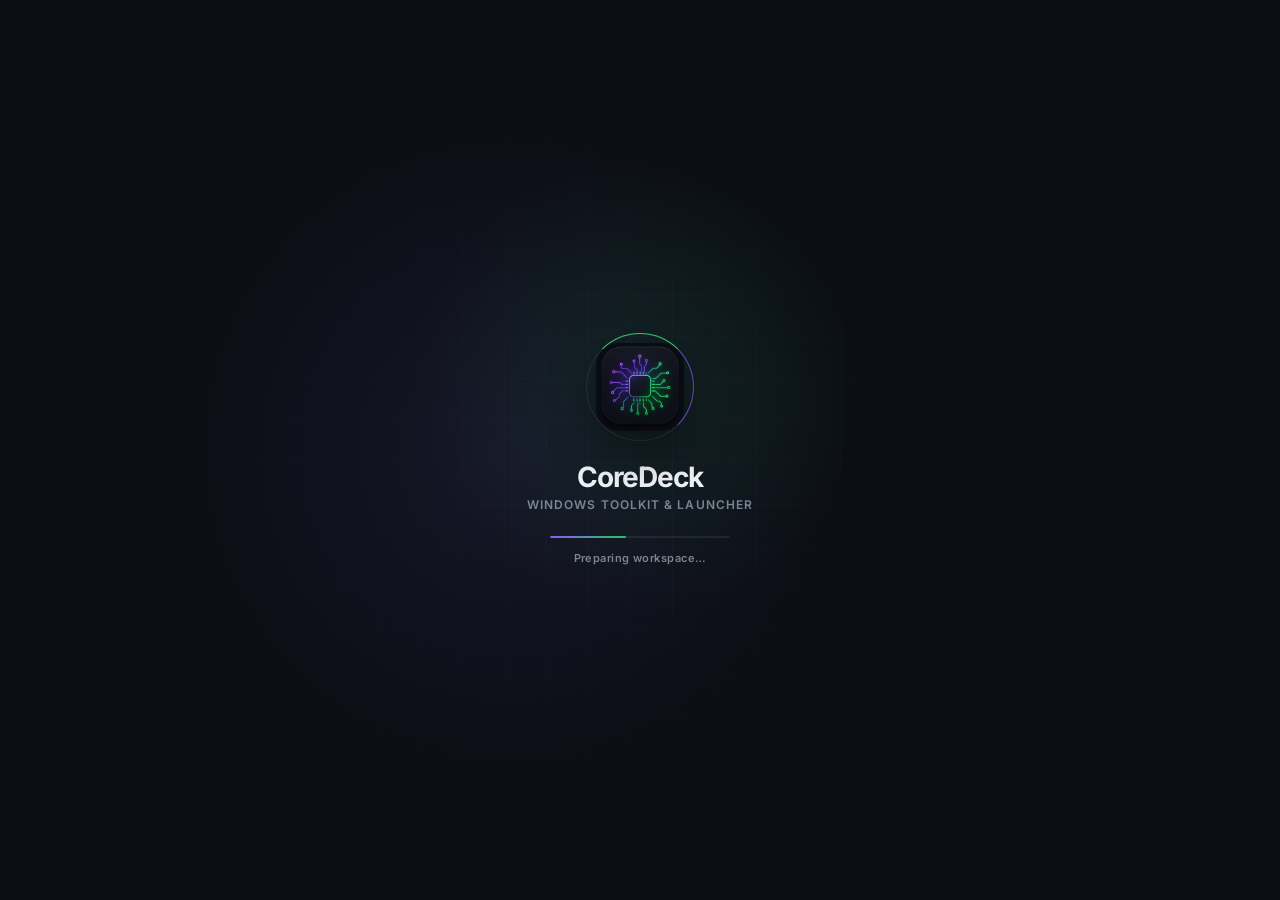
<file: cmd/launcher/web/index.html>
<!DOCTYPE html>
<html lang="pl" data-i18n-lang>

<head>
    <meta charset="UTF-8">
    <meta name="viewport" content="width=device-width, initial-scale=1.0">
    <meta name="description" content="CoreDeck — Portable Windows toolkit and launcher">
    <title data-i18n="title">CoreDeck</title>
    <link rel="icon" type="image/x-icon" href="favicon.ico">
    <link rel="preload" as="image" href="favicon.ico" type="image/x-icon" fetchpriority="high">
    <link rel="stylesheet" href="css/app.css">
</head>

<body>
    <div id="coredeck-loading" class="coredeck-loading" role="status" aria-live="polite" aria-hidden="true">
        <div class="coredeck-loading-mark" aria-hidden="true">
            <img src="favicon.ico" alt="" loading="eager" decoding="sync" fetchpriority="high">
            <span class="coredeck-loading-orbit"></span>
        </div>
        <div class="coredeck-loading-copy">
            <strong>CoreDeck</strong>
            <span data-i18n="subtitle">Windows Toolkit &amp; Launcher</span>
        </div>
        <div class="coredeck-loading-progress" aria-hidden="true"><span></span></div>
        <p id="coredeck-loading-status" data-i18n="launch_loading_workspace">Przygotowywanie przestrzeni roboczej…</p>
    </div>

    <!-- Górny, przyklejony pasek -->
    <header class="main-header">
        <div class="header-brand">
            <h1 data-i18n="brand">CoreDeck</h1>
            <span class="header-subtitle" data-i18n="subtitle">Windows Toolkit &amp; Launcher</span>
        </div>
        <!-- Search: central, wide -->
        <div class="search-mode-container header-search" role="search">
            <div class="search-mode-toggle">
                <button class="mode-btn active" data-mode="normal" title="Szukaj po nazwie" data-i18n-title="mode_name_title" aria-pressed="true">
                    <span class="mode-icon">🔍</span>
                    <span class="mode-label" data-i18n="search_name">Nazwa</span>
                </button>
                <button class="mode-btn" data-mode="llm" title="LLM — opisz czego szukasz" data-i18n-title="mode_ai_title" aria-pressed="false">
                    <span class="mode-icon">✨</span>
                    <span class="mode-label" data-i18n="search_ai">Szukaj</span>
                </button>
            </div>
            <div class="search-input-wrapper">
                <input type="search" id="search-box" placeholder="Szukaj aplikacji..." autocomplete="off" data-i18n-placeholder="search_placeholder">
                <div class="ai-status" id="ai-status">
                    <span class="status-loading hidden">
                        <span class="spinner"></span> AI...
                    </span>
                    <span class="status-ready hidden">✨</span>
                    <span class="status-error hidden">⚠️</span>
                </div>
            </div>
        </div>
        <nav class="header-controls" aria-label="CoreDeck">
            <button id="manage-btn" class="btn btn-secondary nav-btn" onclick="window.location.href='manage.html'">🛠️ <span data-i18n="manage">Zarządzanie</span></button>
            <button id="config-btn" class="btn btn-secondary nav-btn" onclick="window.location.href='configurator.html'">⚙️ <span data-i18n="config">1 Konfiguracja</span></button>
            <button id="knowledge-btn" class="btn btn-secondary nav-btn" onclick="window.location.href='knowledge.html'">📚 <span data-i18n="knowledge">Baza Wiedzy</span></button>
            <details class="header-nav-menu">
                <summary class="btn btn-secondary nav-btn">🧰 <span data-i18n="launch_nav_system">System</span></summary>
                <div class="header-nav-menu-popover">
                    <a href="drivers.html" class="header-nav-menu-link">🧩 <span data-i18n="tab_drivers">Sterowniki</span></a>
                    <a href="settings.html" class="header-nav-menu-link">⚙ <span data-i18n="tab_settings">Ustawienia</span></a>
                    <button id="help-btn" class="header-nav-menu-link help-btn">? <span data-i18n="help">Pomoc</span></button>
                </div>
            </details>
            <!-- Theme Toggle -->
            <button id="theme-toggle-btn" class="btn theme-btn" title="Przełącz tryb ciemny/jasny" data-i18n-title="theme_toggle">
                <span class="theme-icon">🌙</span>
            </button>
            <!-- Language Selector -->
            <select id="lang-select" class="btn lang-select" aria-label="Język" data-i18n-aria="lang_label">
                <option value="pl">🇵🇱 PL</option>
                <option value="en">🇬🇧 EN</option>
                <option value="de">🇩🇪 DE</option>
                <option value="fr">🇫🇷 FR</option>
                <option value="es">🇪🇸 ES</option>
                <option value="it">🇮🇹 IT</option>
                <option value="pt">🇵🇹 PT</option>
                <option value="ru">🇷🇺 RU</option>
                <option value="zh">🇨🇳 ZH</option>
                <option value="ja">🇯🇵 JA</option>
                <option value="ko">🇰🇷 KO</option>
                <option value="tr">🇹🇷 TR</option>
                <option value="nl">🇳🇱 NL</option>
                <option value="sv">🇸🇪 SV</option>
                <option value="cs">🇨🇿 CS</option>
            </select>
        </nav>
    </header>

    <!-- Główny kontener -->
    <div class="main-container">
        <!-- Panel boczny -->
        <aside class="sidebar">
            <!-- Statystyki -->
            <div class="sidebar-section stats-section">
                <div class="stats-container">
                    <div class="stat-item">
                        <span class="stat-number" id="stats-total">0</span>
                        <span class="stat-label" id="stats-programs-label" data-i18n="stats_programs">Programów</span>
                    </div>
                    <div class="stat-item">
                        <span class="stat-number" id="stats-categories">0</span>
                        <span class="stat-label" data-i18n="stats_categories">Kategorii</span>
                    </div>
                </div>
            </div>

            <!-- Historia ostatnio używanych -->
            <div class="sidebar-section history-section hidden" id="history-section">
                <h2>🕐 <span data-i18n="recently_used">Ostatnio używane</span></h2>
                <ul id="history-list"></ul>
            </div>

            <div class="sidebar-section">
                <h2 data-i18n="applications">Aplikacje</h2>
                <ul id="category-list"></ul>
            </div>

            <div class="sidebar-section driver-finder hidden" aria-hidden="true">
                <h2 data-i18n="drivers">Sterowniki</h2>

                <input type="search" id="driver-search-box" class="driver-select" placeholder="Szybkie wyszukiwanie..." data-i18n-placeholder="driver_search_placeholder">

                <div class="driver-divider" data-i18n="driver_or_select">lub wybierz z menu:</div>

                <select id="driver-type" class="driver-select">
                    <option value="" data-i18n="driver_select_type">Wybierz typ...</option>
                </select>
                <select id="driver-brand" class="driver-select" disabled>
                    <option value="" data-i18n="driver_select_brand">Wybierz producenta...</option>
                </select>
                <select id="driver-series" class="driver-select" disabled>
                    <option value="" data-i18n="driver_select_series">Wybierz serię/model...</option>
                </select>

                <div id="driver-result-container" class="driver-result hidden">
                    <p data-i18n="driver_selected_folder">Wybrany folder ze sterownikami:</p>
                    <button id="driver-open-btn" class="btn open-folder-btn">
                        📂 <span data-i18n="open_folder">Otwórz folder</span>
                    </button>
                    <button id="driver-copy-path-btn" class="btn copy-folder-btn" data-i18n="driver_copy_path">Skopiuj ścieżkę</button>
                </div>
            </div>

            <!-- Ustawienia -->
            <div class="sidebar-section settings-finder hidden" aria-hidden="true">
                <h2 data-i18n="settings">Ustawienia</h2>
                <ul id="settings-list" class="settings-list"></ul>

                <div id="settings-result-container" class="settings-result hidden">
                    <p data-i18n="settings_selected_folder">Wybrany folder ustawień:</p>
                    <div class="settings-result-name" id="settings-selected-name"></div>
                    <div class="settings-result-path" id="settings-selected-path"></div>
                    <button id="settings-open-btn" class="btn open-folder-btn">📂 <span data-i18n="settings_open_folder">Otwórz folder</span></button>
                    <button id="settings-copy-btn" class="btn copy-folder-btn" data-i18n="copy_path">Skopiuj ścieżkę</button>
                </div>
            </div>
        </aside>

        <!-- Główny obszar treści -->
        <main class="content-area">
            <div id="main-view">
                <!-- AI Search Results -->
                <div id="ai-search-results" class="search-results-section ai-results hidden">
                    <div class="results-header">
                        <h3 class="results-title">
                            <span class="icon">🤖</span>
                            <span id="ai-results-count">Wyniki AI</span>
                        </h3>
                        <button class="btn-clear-search" id="clear-ai-search" aria-label="Wyczyść wyniki AI" title="Wyczyść wyniki AI" data-i18n-aria="clear_results" data-i18n-title="clear_results">✕</button>
                    </div>
                    <div class="ai-search-results-container"></div>
                </div>

                <!-- Driver Search Results -->
                <div id="driver-search-section" class="search-results-section hidden">
                    <h3 class="search-section-title"></h3>
                    <div class="driver-search-results"></div>
                </div>

                <!-- Programs Grid -->
                <section id="app-container"></section>
            </div>

            <div id="detail-view" class="hidden">
                <header class="view-header">
                    <button class="btn back-btn">&larr; <span data-i18n="back">Wróć do listy</span></button>
                </header>
                <section id="detail-content" class="details-page"></section>
            </div>

            <div id="workflow-view" class="hidden">
                <header class="view-header">
                    <button class="btn back-btn">&larr; <span data-i18n="back">Wróć do listy</span></button>
                </header>
                <section id="workflow-content"></section>
            </div>
        </main>
    </div>

    <!-- Template -->
    <template id="program-card-template">
        <div class="program-card">
            <div class="program-card-head">
                <span class="program-icon-wrap">
                    <img src="" alt="" class="program-icon" decoding="async">
                </span>
                <div class="program-details">
                    <h3 class="program-title"></h3>
                    <p class="program-description"></p>
                </div>
            </div>
            <div class="buttons"></div>
        </div>
    </template>

    <!-- Modal -->
    <div class="modal-overlay hidden" id="help-modal">
        <div class="modal-content">
            <button id="close-modal-btn" class="close-btn" aria-label="Zamknij pomoc" data-i18n-aria="close_help">&times;</button>
            <h2 data-i18n="help_title">Jak korzystać z launchera?</h2>

            <div class="modal-section">
                <h3>🔍 <span data-i18n="help_search_title">Dwa tryby wyszukiwania:</span></h3>
                <ul>
                    <li><strong>🔍 <span data-i18n="search_name">Nazwa</span>:</strong> <span data-i18n="help_name_desc">Wpisz nazwę programu (np. "crystaldisk")</span></li>
                    <li><strong>✨ <span data-i18n="search_ai">Szukaj</span>:</strong> <span data-i18n="help_ai_desc">Opisz czego szukasz (np. "odzyskiwanie plików", "monitoring GPU")</span></li>
                </ul>
            </div>

            <div class="modal-section">
                <h3>📂 <span data-i18n="help_sections_title">Sekcje:</span></h3>
                <ul>
                    <li><strong data-i18n="applications">Aplikacje</strong>: <span data-i18n="help_apps_desc">Główna lista. Kliknij kategorię lub użyj wyszukiwarki.</span></li>
                    <li><strong data-i18n="drivers">Sterowniki</strong>: <span data-i18n="help_drivers_desc">Lista na dole lewego panelu.</span></li>
                </ul>
            </div>

            <div class="modal-section">
                <h3>⚡ <span data-i18n="help_features_title">Funkcje:</span></h3>
                <ul>
                    <li><strong data-i18n="open_folder">Otwórz folder</strong>: <span data-i18n="help_open_desc">Otwiera folder bezpośrednio w Eksploratorze</span></li>
                    <li><strong data-i18n="copy_path">Skopiuj ścieżkę</strong>: <span data-i18n="help_copy_desc">Kopiuje ścieżkę do schowka</span></li>
                    <li><strong data-i18n="recently_used">Ostatnio używane</strong>: <span data-i18n="help_history_desc">Ostatnio używane programy w panelu bocznym</span></li>
                    <li><strong data-i18n="theme_toggle">Przełącz tryb ciemny/jasny</strong>: <span data-i18n="help_theme_desc">Przełącznik w górnym pasku</span></li>
                </ul>
            </div>
        </div>
    </div>

    <script src="js/i18n/translations.js"></script>
    <script src="js/i18n/runtime.js"></script>
    <script src="js/shared/dialogs.js"></script>
    <script src="js/shared/updater.js"></script>
    <script src="js/shared/loading-gate.js"></script>
    <script src="js/pages/launcher.js"></script>
    <script src="js/shared/ai-helper.js"></script>
</body>

</html>
</file>
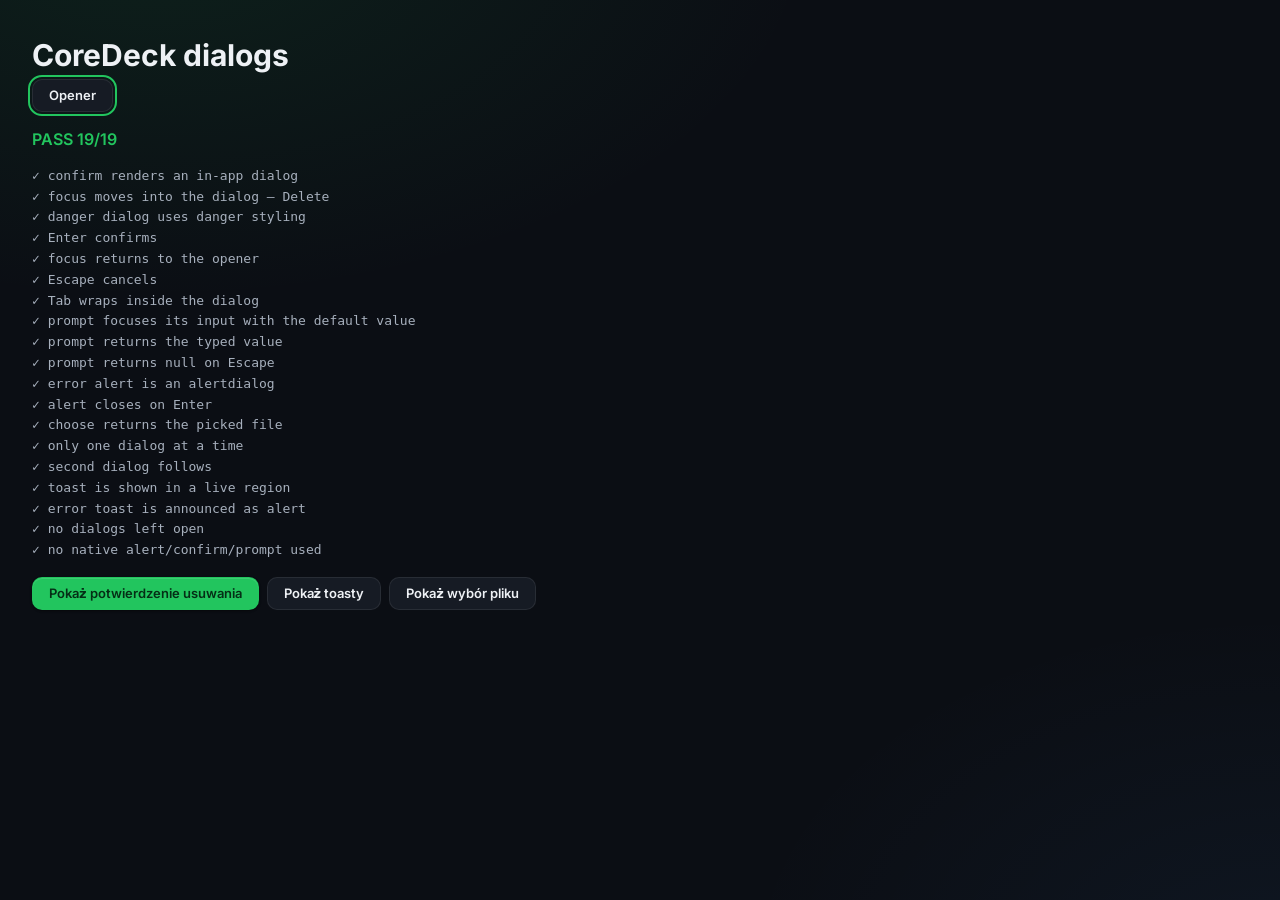
<file: test/web/dialogs-smoke.html>
<!DOCTYPE html>
<html lang="pl">
<head>
    <!-- Serve the repository root over HTTP (python -m http.server) and open
         /test/web/dialogs-smoke.html. The page tests js/shared/dialogs.js in a
         real browser and reports "PASS n/n" or "FAIL ..." in the title and in
         #result (read it with Playwright, the Claude browser pane, etc.). -->
    <base href="/cmd/launcher/web/">
    <meta charset="UTF-8">
    <meta name="viewport" content="width=device-width, initial-scale=1.0">
    <title>dialogs smoke: running</title>
    <link rel="stylesheet" href="css/app.css">
    <style>
        body { padding: 32px; }
        #result { font: 600 16px/1.4 var(--font-sans); margin: 16px 0; }
        #result.pass { color: var(--success); }
        #result.fail { color: var(--danger); }
        #log { font: 13px/1.6 ui-monospace, monospace; color: var(--text-secondary); white-space: pre-wrap; }
        .demo { display: flex; gap: 8px; flex-wrap: wrap; margin-top: 16px; }
    </style>
</head>
<body>
    <h1>CoreDeck dialogs</h1>
    <button id="opener" class="btn-secondary">Opener</button>
    <div id="result">running…</div>
    <div id="log"></div>
    <div class="demo">
        <button class="btn-primary" id="demo-confirm">Pokaż potwierdzenie usuwania</button>
        <button class="btn-secondary" id="demo-toasts">Pokaż toasty</button>
        <button class="btn-secondary" id="demo-choose">Pokaż wybór pliku</button>
    </div>

    <script src="js/i18n/translations.js"></script>
    <script src="js/i18n/runtime.js"></script>
    <script src="js/shared/dialogs.js"></script>
    <script>
    (async function () {
        const log = document.getElementById('log');
        const results = [];
        const nextFrame = () => new Promise(r => setTimeout(r, 40));
        const key = (k, opts) => document.activeElement.dispatchEvent(new KeyboardEvent('keydown', Object.assign({ key: k, bubbles: true, cancelable: true }, opts)));
        function check(name, ok, detail) {
            results.push({ name, ok });
            log.textContent += `${ok ? '✓' : '✗'} ${name}${detail ? ' — ' + detail : ''}\n`;
        }
        const dialog = () => document.querySelector('.cd-dialog-backdrop:not(.is-closing) .cd-dialog');
        // Background tabs throttle timers, so wait for state instead of sleeping.
        async function settled() {
            for (let i = 0; i < 100; i++) {
                const d = dialog();
                if (d && d.contains(document.activeElement)) return;
                await new Promise(r => setTimeout(r, 20));
            }
        }

        // Native dialogs must never be used: make any call fail loudly.
        let nativeCalls = 0;
        window.alert = window.confirm = window.prompt = () => { nativeCalls++; return false; };

        const opener = document.getElementById('opener');

        // 1. Confirm: Enter accepts, focus moves into the dialog and comes back.
        opener.focus();
        let p = uiConfirm('Usunąć „Test”?', { danger: true });
        await settled();
        check('confirm renders an in-app dialog', !!dialog() && dialog().getAttribute('aria-modal') === 'true');
        check('focus moves into the dialog', dialog().contains(document.activeElement), document.activeElement && document.activeElement.textContent);
        check('danger dialog uses danger styling', dialog().classList.contains('cd-dialog--danger'));
        key('Enter');
        check('Enter confirms', (await p) === true);
        await nextFrame();
        check('focus returns to the opener', document.activeElement === opener);

        // 2. Confirm: Escape cancels.
        p = uiConfirm('Kontynuować?');
        await settled();
        key('Escape');
        check('Escape cancels', (await p) === false);

        // 3. Tab stays inside the dialog.
        p = uiConfirm('Tab?');
        await settled();
        const buttons = dialog().querySelectorAll('button');
        buttons[buttons.length - 1].focus();
        key('Tab');
        check('Tab wraps inside the dialog', document.activeElement === buttons[0]);
        key('Escape');
        await p;

        // 4. Prompt: typed value with Enter, null with Escape.
        p = uiPrompt('Nowa nazwa sekcji:', 'Stara');
        await settled();
        const input = dialog().querySelector('input');
        check('prompt focuses its input with the default value', document.activeElement === input && input.value === 'Stara');
        input.value = 'Nowa';
        key('Enter');
        check('prompt returns the typed value', (await p) === 'Nowa');
        p = uiPrompt('x', 'y');
        await settled();
        key('Escape');
        check('prompt returns null on Escape', (await p) === null);

        // 5. Alert resolves on Enter.
        p = uiAlert('Coś się nie udało', { kind: 'error' });
        await settled();
        check('error alert is an alertdialog', dialog().getAttribute('role') === 'alertdialog');
        key('Enter');
        await p;
        check('alert closes on Enter', true);

        // 6. Choose returns the clicked value.
        p = uiChoose('Kilka plików .exe', [{ label: 'a.exe', value: 'a.exe' }, { label: 'b.exe', hint: 'bin/b.exe', value: 'bin/b.exe' }]);
        await settled();
        dialog().querySelectorAll('.cd-dialog-choice')[1].click();
        check('choose returns the picked file', (await p) === 'bin/b.exe');

        // 7. Queued dialogs open one after another.
        const first = uiConfirm('Pierwszy');
        const second = uiConfirm('Drugi');
        await settled();
        check('only one dialog at a time', document.querySelectorAll('.cd-dialog-backdrop:not(.is-closing)').length === 1);
        key('Enter'); await first; await settled();
        check('second dialog follows', dialog() && dialog().textContent.includes('Drugi'));
        key('Escape'); await second;

        // 8. Toasts.
        const toast = uiToast('Instalacja anulowana', { kind: 'neutral', title: 'ByClick Downloader', timeout: 0 });
        check('toast is shown in a live region', toast.element.isConnected && toast.element.closest('[aria-live]') !== null);
        const errorToast = uiToast('Błąd', { kind: 'error', timeout: 0 });
        check('error toast is announced as alert', errorToast.element.getAttribute('role') === 'alert');
        toast.dismiss(); errorToast.dismiss();

        for (let i = 0; i < 100 && document.querySelector('.cd-dialog-backdrop'); i++) await new Promise(r => setTimeout(r, 20));
        check('no dialogs left open', !document.querySelector('.cd-dialog-backdrop'));
        check('no native alert/confirm/prompt used', nativeCalls === 0);

        const failed = results.filter(r => !r.ok);
        const summary = failed.length ? `FAIL ${failed.length}/${results.length}: ${failed.map(f => f.name).join('; ')}` : `PASS ${results.length}/${results.length}`;
        const el = document.getElementById('result');
        el.textContent = summary;
        el.className = failed.length ? 'fail' : 'pass';
        document.title = 'dialogs smoke: ' + summary;
        // #demo=confirm|toasts|choose opens a sample for screenshots.
        const demo = (location.hash.match(/demo=(\w+)/) || [])[1];
        if (demo) document.getElementById('demo-' + demo)?.click();
    })();

    document.getElementById('demo-confirm').addEventListener('click', () => uiConfirm('Usunąć program „ByClick Downloader”?', { danger: true }));
    document.getElementById('demo-toasts').addEventListener('click', () => {
        uiToast('Instalacja anulowana', { kind: 'neutral', title: 'ByClick Downloader', timeout: 0 });
        uiToast('Uruchomiono: DeOldify.NET', { kind: 'success', timeout: 0 });
        uiToast('Zainstalowano. Uruchom ponownie komputer, aby dokończyć instalację.', { kind: 'warn', title: 'Visual C++ Runtime', timeout: 0 });
        uiToast('Trwa inna instalacja. Poczekaj, aż się skończy, i spróbuj ponownie.', { kind: 'error', title: 'VLC Media Player', timeout: 0 });
    });
    document.getElementById('demo-choose').addEventListener('click', () => uiChoose('W folderze programu jest kilka plików .exe.', [
        { label: 'FMOD Studio.exe', value: '1' }, { label: 'fmodstudio.exe', value: '2' }, { label: 'fmodstudiocl.exe', value: '3' }
    ], { title: 'Który plik uruchomić? — FMOD Studio', extra: { label: '📂 Otwórz folder', value: 'folder' } }));
    </script>
</body>
</html>
</file>
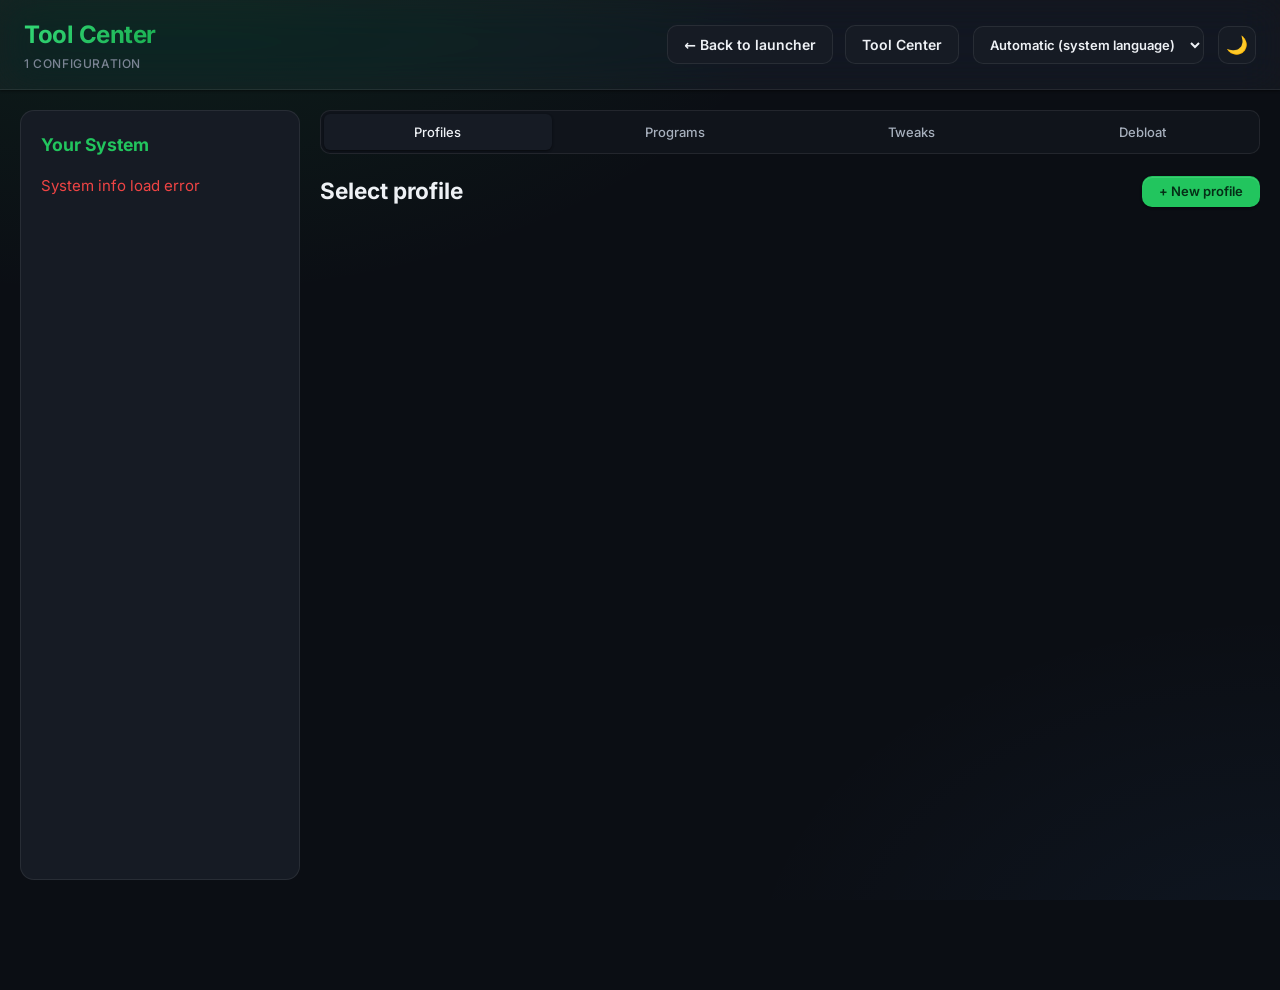
<file: cmd/launcher/web/configurator.html>
<!DOCTYPE html>
<html lang="pl">
<head>
    <meta charset="UTF-8">
    <meta name="viewport" content="width=device-width, initial-scale=1.0">
    <title data-i18n="cfg_subtitle">1 Konfiguracja</title>
    <link rel="stylesheet" href="css/app.css">
    <link rel="stylesheet" href="css/pages/configurator.css">
</head>
<body>
    <!-- ===== Shared subpage header ===== -->
    <header class="subpage-header">
        <div class="header-brand">
            <h1 data-i18n="cfg_title">CoreDeck</h1>
            <span class="header-subtitle" data-i18n="cfg_subtitle">1 Konfiguracja</span>
        </div>
        <div class="header-controls">
            <a href="index.html" class="subpage-back-btn" data-i18n="back_to_launcher">← Wróć do launchera</a>
            <a href="manage.html" class="subpage-back-btn" data-i18n="nav_manage">🛠️ Zarządzanie</a>
            <select id="lang-select" class="btn lang-select" aria-label="Language">
                <option value="pl">🇵🇱 PL</option>
                <option value="en">🇬🇧 EN</option>
                <option value="de">🇩🇪 DE</option>
                <option value="fr">🇫🇷 FR</option>
                <option value="es">🇪🇸 ES</option>
                <option value="it">🇮🇹 IT</option>
                <option value="pt">🇵🇹 PT</option>
                <option value="ru">🇷🇺 RU</option>
                <option value="zh">🇨🇳 ZH</option>
                <option value="ja">🇯🇵 JA</option>
                <option value="ko">🇰🇷 KO</option>
                <option value="tr">🇹🇷 TR</option>
                <option value="nl">🇳🇱 NL</option>
                <option value="sv">🇸🇪 SV</option>
                <option value="cs">🇨🇿 CS</option>
            </select>
            <button id="theme-toggle-btn" class="btn theme-btn" title="Przełącz tryb ciemny/jasny" data-i18n-title="toggle_theme_title">
                <span class="theme-icon">🌙</span>
            </button>
        </div>
    </header>

    <div class="config-container">
        <!-- Sidebar: System Info -->
        <div class="config-sidebar">
            <h3 style="color:var(--accent-primary);margin-bottom:16px;" data-i18n="cfg_system_info">Twój System</h3>
            <div id="sys-info">
                <p style="color:var(--text-muted)" data-i18n="cfg_loading">Ładowanie...</p>
            </div>
        </div>

        <!-- Main Content -->
        <div class="config-main">
            <div class="config-tabs" role="tablist">
                <div class="config-tab active" data-tab="profiles" role="tab" tabindex="0" aria-selected="true" data-i18n="tab_profiles">Profile</div>
                <div class="config-tab" data-tab="programs" role="tab" tabindex="0" aria-selected="false" data-i18n="tab_programs">Programy</div>
                <div class="config-tab" data-tab="tweaki" role="tab" tabindex="0" aria-selected="false" data-i18n="tab_tweaks">Tweaki</div>
                <div class="config-tab" data-tab="debloat" role="tab" tabindex="0" aria-selected="false" data-i18n="tab_debloat">Debloat</div>
            </div>

            <!-- PROFILES TAB -->
            <div id="tab-profiles" class="tab-content active">
                <div style="display:flex;align-items:center;justify-content:space-between;margin-bottom:16px;">
                    <h2 style="color:var(--text-primary);margin:0;" data-i18n="cfg_select_profile">Wybierz profil</h2>
                    <button class="btn-primary" onclick="createNewProfile()" style="padding:8px 16px;font-size:var(--fs-sm);" data-i18n="cfg_new_profile">+ Nowy profil</button>
                </div>
                <div id="profiles-grid" class="profiles-grid"></div>
            </div>

            <!-- PROGRAMY TAB (zaznaczanie gotowych programów do profilu / instalacji) -->
            <div id="tab-programs" class="tab-content">
                <div style="margin-bottom:16px;">
                    <h2 style="color:var(--text-primary);margin:0;" data-i18n="tab_programs">Programy</h2>
                    <p style="color:var(--text-muted);font-size:var(--fs-sm);margin-top:6px;line-height:1.5;">
                        <span data-i18n="cfg_programs_intro_select">Zaznacz gotowe programy z katalogu, które chcesz zainstalować.</span>
                        <a href="manage.html" style="color:var(--accent-blue);" data-i18n="cfg_programs_intro_manage_link">Nowe programy dodasz do katalogu w Zarządzaniu →</a>
                    </p>
                </div>
                <div class="programs-header">
                    <input type="text" class="programs-search" id="search" data-i18n-placeholder="search_programs_ph" placeholder="Szukaj programów...">
                    <select class="programs-filter" id="filter-type">
                        <option value="all" data-i18n="filter_all_types">Wszystkie typy</option>
                        <option value="installer" data-i18n="filter_installers">Instalatory</option>
                        <option value="portable" data-i18n="filter_portable">Portable</option>
                        <option value="script" data-i18n="filter_scripts">Skrypty</option>
                        <option value="tool" data-i18n="filter_tools">Narzędzia</option>
                        <option value="other" data-i18n="filter_other">Inne</option>
                    </select>
                    <select class="programs-filter" id="filter-category">
                        <option value="all" data-i18n="filter_all_cats">Wszystkie kategorie</option>
                    </select>
                </div>
                <div class="select-bar">
                    <input type="checkbox" id="select-all">
                    <label for="select-all" data-i18n="cfg_select_all">Zaznacz / odznacz wszystkie</label>
                    <span id="selected-count" style="margin-left:auto;color:var(--text-muted);font-size:var(--fs-sm);"></span>
                </div>
                <div class="programs-list" id="programs-list"></div>
                <div class="install-panel">
                    <span class="selected-count" id="install-count"></span>
                    <input type="text" class="target-dir" id="target-dir" placeholder="C:\Tools" data-i18n-title="cfg_target_dir_label" data-i18n-aria="cfg_target_dir_label" title="Folder docelowy" aria-label="Folder docelowy">
                    <button class="btn-secondary" onclick="openFolder()" data-i18n="cfg_open_folder">📂 Otwórz folder</button>
                    <button class="btn-primary" onclick="startInstall()" data-i18n="cfg_start_config">Start konfiguracji</button>
                </div>
            </div>

            <!-- DRIVERS TAB -->
            <div id="tab-drivers" class="tab-content system-tool-tab">
                <div class="tool-tab-heading">
                    <div>
                        <h2 data-i18n="drivers">Sterowniki</h2>
                        <p data-i18n="sys_drivers_desc">Znajdź przygotowany zestaw sterowników po nazwie urządzenia albo wybierz sprzęt z katalogu.</p>
                    </div>
                    <span class="tool-tab-status" id="drivers-data-status" data-i18n="sys_loading_db">Ładowanie bazy…</span>
                </div>

                <div class="system-tool-grid">
                    <section class="system-tool-section driver-search-workspace">
                        <div class="system-tool-section-heading">
                            <span class="system-tool-step">01</span>
                            <div>
                                <h3 data-i18n="sys_drivers_quick_search">Szybkie wyszukiwanie</h3>
                                <p data-i18n="sys_drivers_quick_search_desc">Wpisz producenta, serię albo typ urządzenia.</p>
                            </div>
                        </div>
                        <input
                            type="search"
                            id="config-driver-search"
                            class="system-tool-input"
                            data-i18n-placeholder="sys_drivers_search_ph"
                            placeholder="Np. HP Victus 15, NVIDIA, chipset…"
                            autocomplete="off">
                        <div id="config-driver-search-section" class="config-driver-results hidden">
                            <div class="config-driver-results-heading" id="config-driver-results-heading"></div>
                            <div class="config-driver-results-list"></div>
                        </div>
                    </section>

                    <section class="system-tool-section driver-catalog-workspace">
                        <div class="system-tool-section-heading">
                            <span class="system-tool-step">02</span>
                            <div>
                                <h3 data-i18n="sys_drivers_catalog">Przeglądaj katalog</h3>
                                <p data-i18n="sys_drivers_catalog_desc">Wybierz kolejno typ, producenta i model.</p>
                            </div>
                        </div>
                        <div class="driver-catalog-fields">
                            <label>
                                <span data-i18n="sys_drivers_device_type">Typ urządzenia</span>
                                <select id="config-driver-type" class="system-tool-select">
                                    <option value="" data-i18n="driver_select_type">Wybierz typ…</option>
                                </select>
                            </label>
                            <label>
                                <span data-i18n="sys_drivers_brand">Producent</span>
                                <select id="config-driver-brand" class="system-tool-select" disabled>
                                    <option value="" data-i18n="driver_select_brand">Wybierz producenta…</option>
                                </select>
                            </label>
                            <label>
                                <span data-i18n="sys_drivers_series">Seria lub model</span>
                                <select id="config-driver-series" class="system-tool-select" disabled>
                                    <option value="" data-i18n="driver_select_series">Wybierz serię/model…</option>
                                </select>
                            </label>
                        </div>
                        <div id="config-driver-selection" class="system-tool-selection hidden">
                            <div>
                                <span data-i18n="sys_drivers_selected">Wybrany zestaw</span>
                                <strong id="config-driver-selection-name"></strong>
                                <small id="config-driver-selection-path"></small>
                            </div>
                            <div class="system-tool-actions">
                                <button id="config-driver-open" class="btn-primary">📂 <span data-i18n="open_folder">Otwórz folder</span></button>
                                <button id="config-driver-copy" class="btn-secondary" data-i18n="copy_path">Skopiuj ścieżkę</button>
                            </div>
                        </div>
                    </section>
                </div>
            </div>

            <!-- SETTINGS TAB -->
            <div id="tab-settings" class="tab-content system-tool-tab">
                <div class="tool-tab-heading">
                    <div>
                        <h2 data-i18n="sys_settings_heading">Ustawienia programów</h2>
                        <p data-i18n="sys_settings_desc">Otwieraj przygotowane konfiguracje i kopiuj ich ścieżki bez szukania ich na dysku.</p>
                    </div>
                    <span class="tool-tab-status" id="settings-data-status" data-i18n="sys_loading_db">Ładowanie bazy…</span>
                </div>

                <div class="settings-workspace">
                    <section class="settings-browser">
                        <label class="system-tool-search-label" for="config-settings-search" data-i18n="sys_settings_search_label">Wyszukaj ustawienia</label>
                        <input
                            type="search"
                            id="config-settings-search"
                            class="system-tool-input"
                            data-i18n-placeholder="sys_settings_search_ph"
                            placeholder="Np. Logitech, OBS, przeglądarka…"
                            autocomplete="off">
                        <ul id="config-settings-list" class="config-settings-list"></ul>
                        <p id="config-settings-empty" class="system-tool-empty hidden" data-i18n="sys_settings_empty">Nie znaleziono pasujących ustawień.</p>
                    </section>

                    <aside class="settings-inspector" id="config-settings-inspector">
                        <div class="settings-inspector-empty" id="config-settings-placeholder">
                            <span aria-hidden="true">⚙</span>
                            <h3 data-i18n="sys_settings_pick_title">Wybierz ustawienia z listy</h3>
                            <p data-i18n="sys_settings_pick_desc">Tutaj zobaczysz ich lokalizację oraz dostępne działania.</p>
                        </div>
                        <div id="config-settings-selection" class="hidden">
                            <span class="settings-inspector-label" data-i18n="sys_settings_selected">Wybrane ustawienia</span>
                            <h3 id="config-settings-name"></h3>
                            <div id="config-settings-path" class="settings-inspector-path"></div>
                            <div class="system-tool-actions">
                                <button id="config-settings-open" class="btn-primary">📂 <span data-i18n="open_folder">Otwórz folder</span></button>
                                <button id="config-settings-copy" class="btn-secondary" data-i18n="copy_path">Skopiuj ścieżkę</button>
                            </div>
                        </div>
                    </aside>
                </div>
            </div>

            <!-- TWEAKS TAB -->
            <div id="tab-tweaki" class="tab-content">
                <div style="display:flex;align-items:center;justify-content:space-between;margin-bottom:16px;">
                    <h2 style="color:var(--text-primary);margin:0;" data-i18n="cfg_tweaks_title">Tweaki systemowe</h2>
                    <button class="btn-primary" onclick="editCurrentProfileTweaks()" style="padding:8px 16px;font-size:var(--fs-sm);" data-i18n="cfg_edit_profile_tweaks">✏️ Edytuj tweaki profilu</button>
                </div>
                <div style="margin-bottom:10px;color:var(--text-muted);font-size:var(--fs-sm);line-height:1.5;" data-i18n="cfg_tweaks_legend">
                    ☑ checkbox = wybrane do zastosowania / część profilu.
                    <span style="color:var(--info);">Niebieski badge "W profilu"</span> = tweak należy do zaznaczonego presetu.
                    <span style="color:var(--success);">Zielony ● Aktywny</span> = już włączony na tym komputerze.
                    <span style="color:var(--warn);">Żółty ○ Nieaktywny</span> = wybrany w presecie, ale jeszcze nie zastosowany.
                </div>
                <div class="select-bar">
                    <input type="checkbox" id="select-all-tweaks">
                    <label for="select-all-tweaks" data-i18n="cfg_select_all">Zaznacz / odznacz wszystkie</label>
                    <button class="btn-secondary" onclick="scanTweakStates(true)" style="padding:6px 12px;font-size:var(--fs-xs);" data-i18n="cfg_refresh_state">🔄 Odśwież stan</button>
                    <button class="btn-secondary" id="toggle-removed-btn" onclick="toggleRemoved()" style="padding:6px 12px;font-size:var(--fs-xs);display:none;"></button>
                    <button class="btn-secondary" id="toggle-active-btn" onclick="toggleActive()" style="padding:6px 12px;font-size:var(--fs-xs);"></button>
                    <span id="tweaks-scan-status" style="color:var(--text-muted);font-size:var(--fs-sm);" data-i18n="cfg_scan_initial">Stan: nie sprawdzono</span>
                    <span id="tweaks-count" style="margin-left:auto;color:var(--text-muted);font-size:var(--fs-sm);"></span>
                </div>
                <div id="tweaks-list" class="programs-list"></div>
                <div class="install-panel">
                    <span class="selected-count" id="tweaks-apply-count"></span>
                    <span id="tweaks-active-count" style="color:var(--success);font-size:var(--fs-sm);margin-left:12px;"></span>
                    <button class="btn-primary" onclick="applyTweaks()" data-i18n="cfg_apply_selected">Zastosuj wybrane</button>
                </div>
            </div>

            <!-- DEBLOAT TAB -->
            <div id="tab-debloat" class="tab-content">
                <div style="display:flex;align-items:center;justify-content:space-between;margin-bottom:16px;">
                    <h2 style="color:var(--text-primary);margin:0;" data-i18n="tab_debloat">Debloat</h2>
                    <button class="btn-primary" onclick="editCurrentProfileDebloat()" style="padding:8px 16px;font-size:var(--fs-sm);" data-i18n="cfg_edit_profile_debloat">✏️ Edytuj debloat profilu</button>
                </div>
                <div style="margin-bottom:10px;color:var(--text-muted);font-size:var(--fs-sm);line-height:1.5;" data-i18n="cfg_debloat_desc">
                    Usuń wbudowane aplikacje Windows. Usunięcie jest jednokierunkowe — bez cofania.
                </div>
                <div class="select-bar">
                    <input type="checkbox" id="select-all-debloat">
                    <label for="select-all-debloat" data-i18n="cfg_select_all">Zaznacz / odznacz wszystkie</label>
                    <button class="btn-secondary" onclick="scanTweakStates(true)" style="padding:6px 12px;font-size:var(--fs-xs);" data-i18n="cfg_refresh_state">🔄 Odśwież stan</button>
                    <button class="btn-secondary" id="toggle-removed-debloat" onclick="toggleRemovedDebloat()" style="padding:6px 12px;font-size:var(--fs-xs);display:none;"></button>
                    <span id="debloat-count" style="margin-left:auto;color:var(--text-muted);font-size:var(--fs-sm);"></span>
                </div>
                <div id="debloat-list" class="programs-list"></div>
                <div class="install-panel">
                    <span class="selected-count" id="debloat-apply-count"></span>
                    <span id="debloat-active-count" style="color:var(--success);font-size:var(--fs-sm);margin-left:12px;"></span>
                    <button class="btn-primary" onclick="applyDebloat()" data-i18n="cfg_apply_debloat">Zastosuj debloat</button>
                </div>
            </div>
        </div>
    </div>

    <!-- Progress Overlay -->
    <div class="progress-overlay" id="progress-overlay">
        <div class="progress-box">
            <h3 style="color:var(--text-primary);margin-bottom:8px;" data-i18n="cfg_progress_title">Instalowanie programów</h3>
            <p id="progress-status" style="color:var(--text-secondary);font-size:var(--fs-base);" data-i18n="cfg_progress_preparing">Przygotowywanie...</p>
            <div class="progress">
                <div class="progress-fill" id="progress-bar"></div>
            </div>
            <div class="progress-log" id="progress-log"></div>
            <div style="display:flex;gap:8px;margin-top:16px;">
                <button class="btn-secondary" id="progress-cancel" onclick="cancelCurrentOperation()" style="display:none;" data-i18n="cfg_cancel">Anuluj</button>
                <button class="btn-secondary" id="progress-close" onclick="closeProgress()" style="display:none;" data-i18n="btn_close">Zamknij</button>
            </div>
        </div>
    </div>

    <!-- Tweak script review (imported/changed tweaks need explicit approval) -->
    <div class="progress-overlay" id="tweak-review-overlay" role="dialog" aria-modal="true" aria-labelledby="tweak-review-title">
        <div class="progress-box tweak-review-box">
            <h3 id="tweak-review-title" data-i18n="tweak_review_title">Sprawdź polecenia przed uruchomieniem</h3>
            <p class="tweak-review-hint" data-i18n="tweak_review_hint">Te tweaki są nowe albo zmieniły się od ostatniego zatwierdzenia (np. po imporcie). Zostaną uruchomione z uprawnieniami administratora dokładnie tak, jak poniżej.</p>
            <div id="tweak-review-list" class="tweak-review-list" tabindex="0"></div>
            <label class="tweak-review-confirm">
                <input type="checkbox" id="tweak-review-check">
                <span data-i18n="tweak_review_check">Przeczytałem te polecenia i chcę je uruchomić</span>
            </label>
            <div class="tweak-review-actions">
                <button class="btn-secondary" id="tweak-review-cancel" data-i18n="btn_cancel">Anuluj</button>
                <button class="btn-primary" id="tweak-review-run" disabled data-i18n="tweak_review_run">Zatwierdź i uruchom</button>
            </div>
        </div>
    </div>

    <!-- Profile Editor Modal -->
    <div class="progress-overlay" id="profile-editor-overlay">
        <div class="progress-box" style="width:600px;max-height:80vh;overflow-y:auto;">
            <h3 id="profile-editor-title" style="color:var(--text-primary);margin-bottom:16px;" data-i18n="cfg_profile_editor">Edytuj profil</h3>
            <div style="margin-bottom:12px;">
                <label style="color:var(--text-secondary);font-size:var(--fs-sm);display:block;margin-bottom:4px;" data-i18n="cfg_profile_id">ID profilu</label>
                <input type="text" id="profile-id" class="programs-search" style="width:100%;" data-i18n-placeholder="cfg_profile_id_ph" placeholder="np. my_custom_profile">
            </div>
            <div style="margin-bottom:12px;">
                <label style="color:var(--text-secondary);font-size:var(--fs-sm);display:block;margin-bottom:4px;" data-i18n="cfg_profile_name">Nazwa</label>
                <input type="text" id="profile-name" class="programs-search" style="width:100%;" data-i18n-placeholder="cfg_profile_name_ph" placeholder="np. Mój profil">
            </div>
            <div style="margin-bottom:12px;">
                <label style="color:var(--text-secondary);font-size:var(--fs-sm);display:block;margin-bottom:4px;" data-i18n="cfg_profile_desc">Opis</label>
                <input type="text" id="profile-desc" class="programs-search" style="width:100%;" data-i18n-placeholder="cfg_profile_desc_ph" placeholder="np. Moje ulubione programy">
            </div>
            <div style="margin-bottom:12px;">
                <label style="color:var(--text-secondary);font-size:var(--fs-sm);display:block;margin-bottom:4px;" data-i18n="cfg_profile_icon">Ikona (emoji)</label>
                <input type="text" id="profile-icon" class="programs-search" style="width:60px;" placeholder="📦" value="📦">
            </div>
            <div style="margin-bottom:12px;">
                <label style="color:var(--text-secondary);font-size:var(--fs-sm);display:block;margin-bottom:8px;" data-i18n="cfg_profile_programs">Programy w profilu:</label>
                <input type="text" id="profile-program-search" class="programs-search" style="width:100%;margin-bottom:8px;" data-i18n-placeholder="search_programs_ph" placeholder="Szukaj programów..." oninput="filterProfilePrograms()">
                <div id="profile-programs-list" style="max-height:250px;overflow-y:auto;background:var(--bg-primary);border:1px solid var(--border-color);border-radius:var(--border-radius-md);padding:8px;"></div>
            </div>
            <div style="margin-bottom:12px;">
                <label style="color:var(--text-secondary);font-size:var(--fs-sm);display:block;margin-bottom:8px;" data-i18n="cfg_profile_tweaks">Tweaki w profilu:</label>
                <input type="text" id="profile-tweak-search" class="programs-search" style="width:100%;margin-bottom:8px;" data-i18n-placeholder="cfg_search_tweaks_ph" placeholder="Szukaj tweaków..." oninput="filterProfileTweaks()">
                <div id="profile-tweaks-list" style="max-height:250px;overflow-y:auto;background:var(--bg-primary);border:1px solid var(--border-color);border-radius:var(--border-radius-md);padding:8px;"></div>
            </div>
            <div style="display:flex;gap:8px;justify-content:flex-end;">
                <button class="btn-secondary" onclick="closeProfileEditor()" data-i18n="btn_cancel">Anuluj</button>
                <button class="btn-primary" onclick="saveProfile()" data-i18n="cfg_save_profile">Zapisz profil</button>
            </div>
        </div>
    </div>

    <!-- Tweak Profile Editor Modal -->
    <div class="progress-overlay" id="tweak-profile-editor-overlay">
        <div class="progress-box" style="width:760px;max-height:84vh;overflow-y:auto;">
            <h3 id="tweak-profile-editor-title" style="color:var(--text-primary);margin-bottom:8px;" data-i18n="cfg_edit_profile_tweaks">Edytuj tweaki profilu</h3>
            <p id="tweak-profile-editor-hint" style="color:var(--text-muted);font-size:var(--fs-sm);margin-bottom:14px;line-height:1.5;" data-i18n="cfg_tweak_profile_editor_hint">
                Ten popup edytuje tylko tweaki zaznaczonego profilu. Programy w profilu zostają bez zmian.
            </p>
            <div class="select-bar" style="margin-bottom:10px;">
                <input type="text" id="tweak-profile-search" class="programs-search" style="flex:1;" data-i18n-placeholder="cfg_search_tweaks_ph" placeholder="Szukaj tweaków..." oninput="filterTweakProfileEditor()">
                <button class="btn-secondary" onclick="toggleAllVisibleTweakProfileEditor(true)" style="padding:6px 12px;font-size:var(--fs-xs);" data-i18n="cfg_select_visible">Zaznacz widoczne</button>
                <button class="btn-secondary" onclick="toggleAllVisibleTweakProfileEditor(false)" style="padding:6px 12px;font-size:var(--fs-xs);" data-i18n="cfg_unselect_visible">Odznacz widoczne</button>
                <span id="tweak-profile-count" style="color:var(--text-muted);font-size:var(--fs-sm);margin-left:auto;"></span>
            </div>
            <div id="tweak-profile-list" style="max-height:52vh;overflow-y:auto;background:var(--bg-primary);border:1px solid var(--border-color);border-radius:var(--border-radius-md);padding:8px;"></div>
            <div style="display:flex;gap:8px;justify-content:flex-end;margin-top:14px;">
                <button class="btn-secondary" onclick="closeTweakProfileEditor()" data-i18n="btn_cancel">Anuluj</button>
                <button class="btn-primary" onclick="saveTweakProfileEditor()" data-i18n="cfg_save_profile">Zapisz profil</button>
            </div>
        </div>
    </div>

    <script src="js/i18n/translations.js"></script>
    <script src="js/i18n/runtime.js"></script>
    <script src="js/shared/dialogs.js"></script>
    <script src="js/i18n/tweak-translations.js"></script>
    <script src="js/pages/configurator/core.js"></script>
    <script src="js/pages/configurator/profiles.js"></script>
    <script src="js/pages/configurator/programs.js"></script>
    <script src="js/pages/configurator/install.js"></script>
    <script src="js/pages/configurator/tweaks.js"></script>
    <script src="js/pages/configurator/init.js"></script>
    
</body>
</html>
</file>
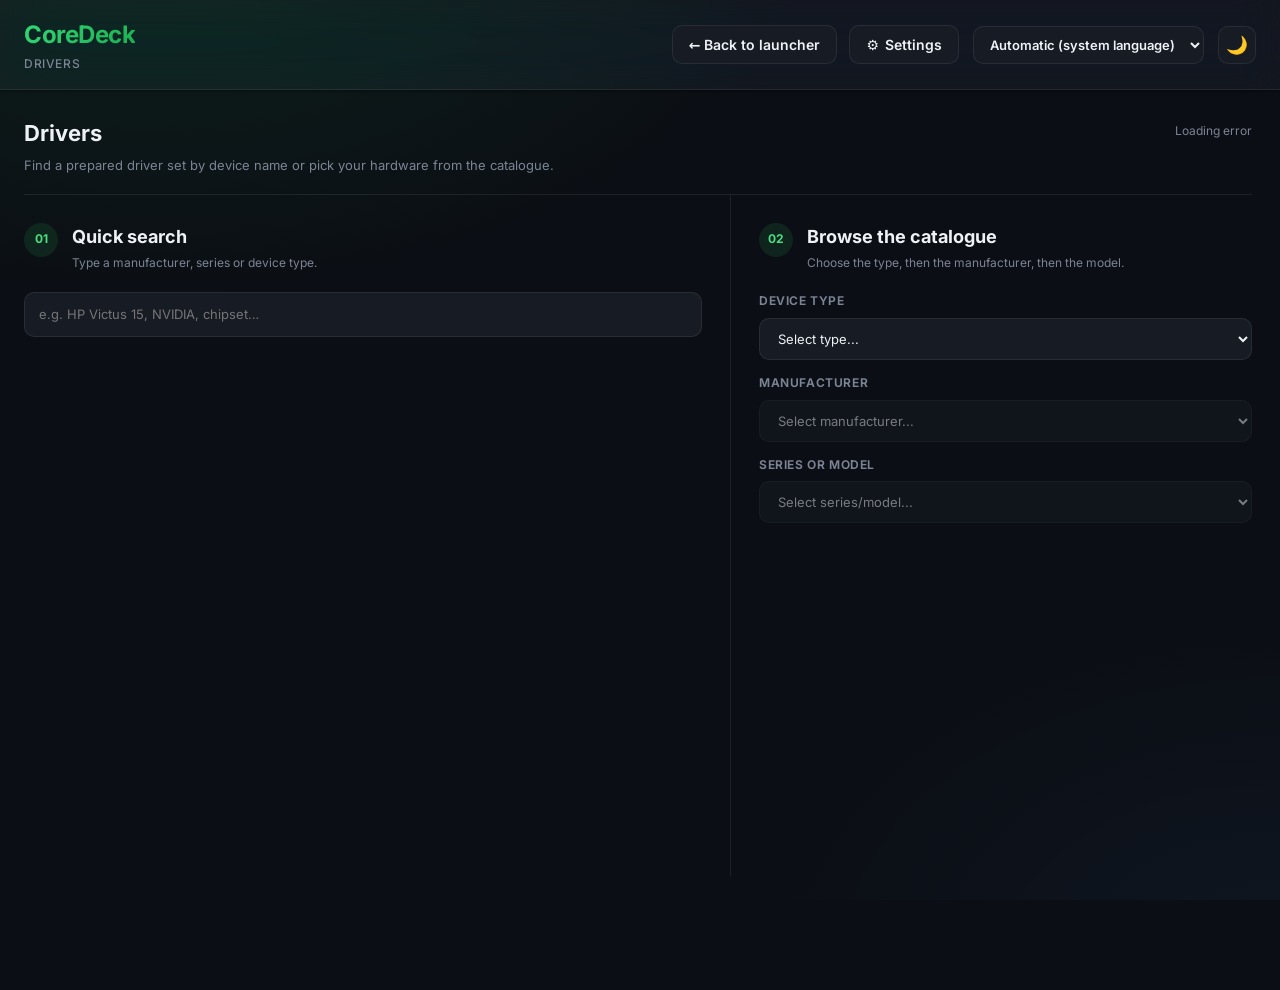
<file: cmd/launcher/web/drivers.html>
<!DOCTYPE html>
<html lang="pl">
<head>
    <meta charset="UTF-8">
    <meta name="viewport" content="width=device-width, initial-scale=1.0">
    <title>Sterowniki — CoreDeck</title>
    <link rel="stylesheet" href="css/app.css">
    <link rel="stylesheet" href="css/pages/configurator.css">
</head>
<body data-page-title-key="sys_drivers_page_title">
    <header class="subpage-header">
        <div class="header-brand">
            <h1>CoreDeck</h1>
            <span class="header-subtitle" data-i18n="drivers">Sterowniki</span>
        </div>
        <div class="header-controls">
            <a href="index.html" class="subpage-back-btn" data-i18n="back_to_launcher">← Wróć do launchera</a>
            <a href="settings.html" class="subpage-back-btn">⚙ <span data-i18n="settings">Ustawienia</span></a>
            <select id="lang-select" class="btn lang-select" aria-label="Language">
                <option value="pl">🇵🇱 PL</option>
                <option value="en">🇬🇧 EN</option>
                <option value="de">🇩🇪 DE</option>
                <option value="fr">🇫🇷 FR</option>
                <option value="es">🇪🇸 ES</option>
                <option value="it">🇮🇹 IT</option>
                <option value="pt">🇵🇹 PT</option>
                <option value="ru">🇷🇺 RU</option>
                <option value="zh">🇨🇳 ZH</option>
                <option value="ja">🇯🇵 JA</option>
                <option value="ko">🇰🇷 KO</option>
                <option value="tr">🇹🇷 TR</option>
                <option value="nl">🇳🇱 NL</option>
                <option value="sv">🇸🇪 SV</option>
                <option value="cs">🇨🇿 CS</option>
            </select>
            <button id="theme-toggle-btn" class="btn theme-btn" title="Przełącz tryb ciemny/jasny" data-i18n-title="toggle_theme_title">
                <span class="theme-icon">🌙</span>
            </button>
        </div>
    </header>

    <main class="system-page-container">
        <div class="system-page-content system-tool-tab active">
            <div class="tool-tab-heading">
                <div>
                    <h2 data-i18n="drivers">Sterowniki</h2>
                    <p data-i18n="sys_drivers_desc">Znajdź przygotowany zestaw sterowników po nazwie urządzenia albo wybierz sprzęt z katalogu.</p>
                </div>
                <span class="tool-tab-status" id="drivers-data-status" data-i18n="sys_loading_db">Ładowanie bazy…</span>
            </div>

            <div class="system-tool-grid">
                <section class="system-tool-section driver-search-workspace">
                    <div class="system-tool-section-heading">
                        <span class="system-tool-step">01</span>
                        <div>
                            <h3 data-i18n="sys_drivers_quick_search">Szybkie wyszukiwanie</h3>
                            <p data-i18n="sys_drivers_quick_search_desc">Wpisz producenta, serię albo typ urządzenia.</p>
                        </div>
                    </div>
                    <input
                        type="search"
                        id="config-driver-search"
                        class="system-tool-input"
                        placeholder="Np. HP Victus 15, NVIDIA, chipset…"
                        data-i18n-placeholder="sys_drivers_search_ph"
                        autocomplete="off">
                    <div id="config-driver-search-section" class="config-driver-results hidden">
                        <div class="config-driver-results-heading" id="config-driver-results-heading"></div>
                        <div class="config-driver-results-list"></div>
                    </div>
                </section>

                <section class="system-tool-section driver-catalog-workspace">
                    <div class="system-tool-section-heading">
                        <span class="system-tool-step">02</span>
                        <div>
                            <h3 data-i18n="sys_drivers_catalog">Przeglądaj katalog</h3>
                            <p data-i18n="sys_drivers_catalog_desc">Wybierz kolejno typ, producenta i model.</p>
                        </div>
                    </div>
                    <div class="driver-catalog-fields">
                        <label>
                            <span data-i18n="sys_drivers_device_type">Typ urządzenia</span>
                            <select id="config-driver-type" class="system-tool-select">
                                <option value="" data-i18n="driver_select_type">Wybierz typ…</option>
                            </select>
                        </label>
                        <label>
                            <span data-i18n="sys_drivers_brand">Producent</span>
                            <select id="config-driver-brand" class="system-tool-select" disabled>
                                <option value="" data-i18n="driver_select_brand">Wybierz producenta…</option>
                            </select>
                        </label>
                        <label>
                            <span data-i18n="sys_drivers_series">Seria lub model</span>
                            <select id="config-driver-series" class="system-tool-select" disabled>
                                <option value="" data-i18n="driver_select_series">Wybierz serię/model…</option>
                            </select>
                        </label>
                    </div>
                    <div id="config-driver-selection" class="system-tool-selection hidden">
                        <div>
                            <span data-i18n="sys_drivers_selected">Wybrany zestaw</span>
                            <strong id="config-driver-selection-name"></strong>
                            <small id="config-driver-selection-path"></small>
                        </div>
                        <div class="system-tool-actions">
                            <button id="config-driver-open" class="btn-primary">📂 <span data-i18n="open_folder">Otwórz folder</span></button>
                            <button id="config-driver-copy" class="btn-secondary" data-i18n="copy_path">Skopiuj ścieżkę</button>
                        </div>
                    </div>
                </section>
            </div>
        </div>
    </main>

    <script src="js/i18n/translations.js"></script>
    <script src="js/i18n/runtime.js"></script>
    <script src="js/shared/dialogs.js"></script>
    <script src="js/pages/configurator/system-tools.js"></script>
    <script src="js/pages/system-page.js"></script>
</body>
</html>
</file>
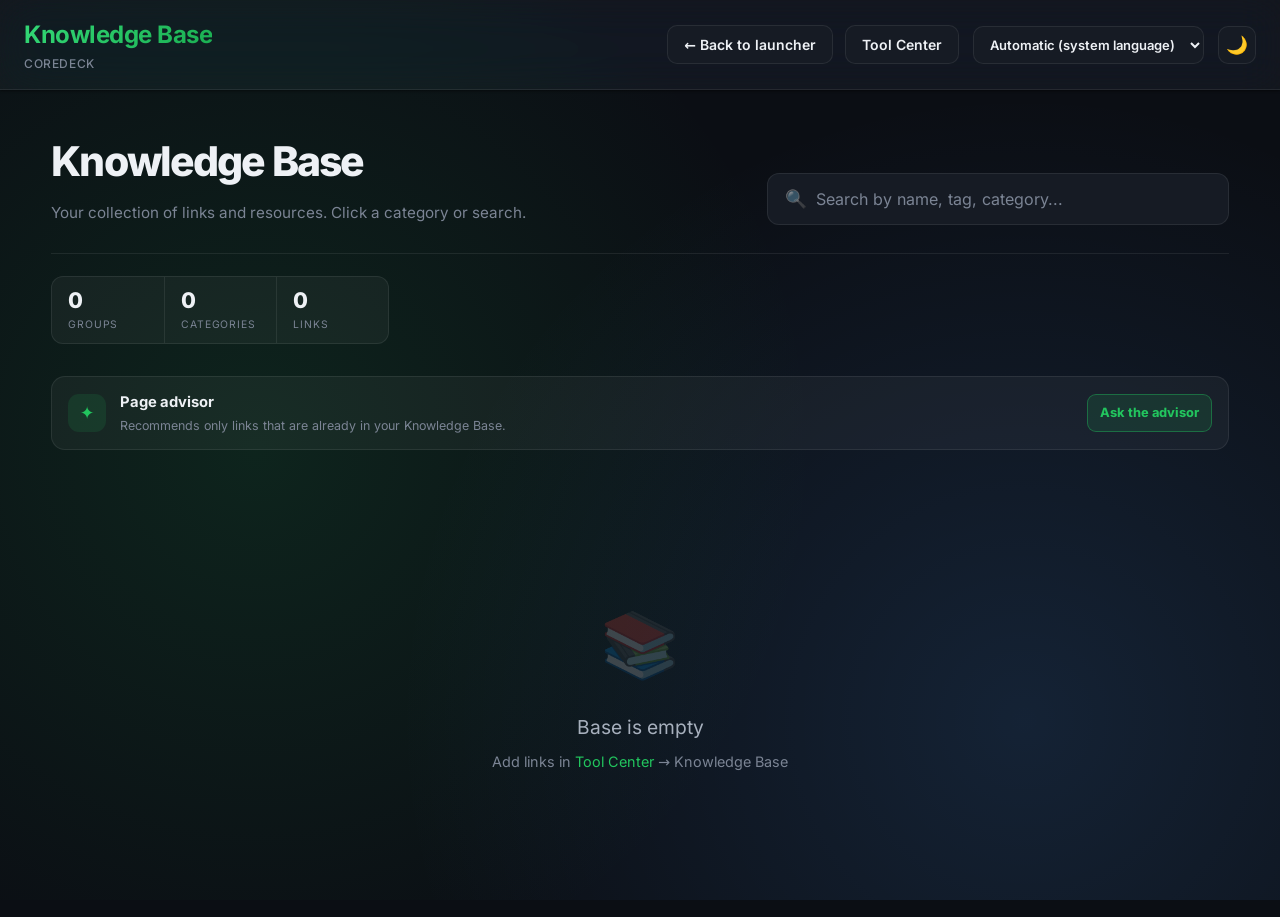
<file: cmd/launcher/web/knowledge.html>
<!DOCTYPE html>
<html lang="pl">
<head>
    <meta charset="UTF-8">
    <meta name="viewport" content="width=device-width, initial-scale=1.0">
    <title>Baza Wiedzy — CoreDeck</title>
    <link rel="stylesheet" href="css/app.css">
    <link rel="stylesheet" href="css/pages/knowledge.css">
</head>
<body>
    <header class="subpage-header">
        <div class="header-brand">
            <h1 data-i18n="kb_title">Baza Wiedzy</h1>
            <span class="header-subtitle" data-i18n="title">CoreDeck</span>
        </div>
        <div class="header-controls">
            <a href="index.html" class="subpage-back-btn" data-i18n="back_to_launcher">← Wróć do launchera</a>
            <a href="manage.html" class="subpage-back-btn" data-i18n="nav_manage">🛠️ Zarządzanie</a>
            <select id="lang-select" class="btn lang-select" aria-label="Language">
                <option value="pl">🇵🇱 PL</option>
                <option value="en">🇬🇧 EN</option>
                <option value="de">🇩🇪 DE</option>
                <option value="fr">🇫🇷 FR</option>
                <option value="es">🇪🇸 ES</option>
                <option value="it">🇮🇹 IT</option>
                <option value="pt">🇵🇹 PT</option>
                <option value="ru">🇷🇺 RU</option>
                <option value="zh">🇨🇳 ZH</option>
                <option value="ja">🇯🇵 JA</option>
                <option value="ko">🇰🇷 KO</option>
                <option value="tr">🇹🇷 TR</option>
                <option value="nl">🇳🇱 NL</option>
                <option value="sv">🇸🇪 SV</option>
                <option value="cs">🇨🇿 CS</option>
            </select>
            <button id="theme-toggle-btn" class="btn theme-btn" title="Przełącz tryb ciemny/jasny" data-i18n-title="toggle_theme_title">
                <span class="theme-icon">🌙</span>
            </button>
        </div>
    </header>

    <div class="kb-container">
        <!-- Hero -->
        <div class="kb-hero">
            <div class="kb-hero-copy">
                <h2 data-i18n="kb_hero_title">📚 Baza Wiedzy</h2>
                <p data-i18n="kb_hero_desc">Twoja kolekcja linków i zasobów. Kliknij kategorię lub szukaj.</p>
            </div>
            <div class="kb-search-wrap">
                <span class="kb-search-icon">🔍</span>
                <input type="search" id="kb-search" class="kb-search" placeholder="Szukaj po nazwie, tagu, kategorii..." data-i18n-placeholder="kb_search_ph">
            </div>
        </div>

        <!-- Stats -->
        <div class="kb-stats" id="kb-stats"></div>

        <section class="kb-advisor" id="kb-advisor" aria-labelledby="kb-advisor-title">
            <div class="kb-advisor-head">
                <div class="kb-advisor-mark">✦</div>
                <div class="kb-advisor-copy">
                    <strong id="kb-advisor-title" data-i18n="kb_adv_title">Doradca stron</strong>
                    <span data-i18n="kb_adv_subtitle">Poleca wyłącznie linki, które są już w Twojej Bazie Wiedzy.</span>
                </div>
                <button type="button" class="kb-advisor-toggle" id="kb-advisor-toggle" aria-expanded="false" data-i18n="kb_adv_toggle_ask">Zapytaj doradcę</button>
            </div>
            <div class="kb-advisor-panel" id="kb-advisor-panel">
                <form class="kb-advisor-form" id="kb-advisor-form">
                    <input class="kb-advisor-input" id="kb-advisor-input" type="text" maxlength="500" placeholder="Np. szukam strony do darmowej nauki Pythona" data-i18n-placeholder="kb_adv_input_ph" autocomplete="off">
                    <button class="kb-advisor-submit" id="kb-advisor-submit" type="submit" data-i18n="kb_adv_submit">Zapytaj</button>
                </form>
                <div class="kb-advisor-results" id="kb-advisor-results" aria-live="polite"></div>
            </div>
        </section>

        <!-- Category grid (main view) -->
        <div id="kb-categories-view">
            <div id="kb-group-header"></div>
            <div class="kb-cat-grid" id="kb-cat-grid"></div>
        </div>

        <!-- Category detail (when clicked) -->
        <div id="kb-detail-view" class="kb-detail">
            <!-- Quick tabs -->
            <div class="kb-tabs" id="kb-tabs"></div>
            <div class="kb-detail-header">
                <button class="kb-back-btn" onclick="backFromCategory()" data-i18n="kb_back_categories">← Wróć do kategorii</button>
                <div class="kb-detail-title" id="kb-detail-title"></div>
                <div style="flex:1"></div>
                <button class="kb-review-btn" onclick="startCategoryReview()" title="Sprawdź do 50 linków z tej kategorii w stałej kolejce" data-i18n-title="kb_review_btn_title">🩺 <span data-i18n="kb_review_btn">Sprawdź linki</span></button>
                <div class="kb-view-toggle">
                    <button class="kb-view-btn active" id="kb-view-list" onclick="setView('list')" data-i18n="kb_view_list">📋 Lista</button>
                    <button class="kb-view-btn" id="kb-view-grid" onclick="setView('grid')" data-i18n="kb_view_grid">🔲 Kafelki</button>
                </div>
            </div>
            <section id="kb-review-panel" class="kb-review-panel" aria-live="polite"></section>
            <div class="kb-content" id="kb-links"></div>
        </div>

        <!-- Search results -->
        <div id="kb-search-view" class="kb-search-results">
            <div id="kb-search-content"></div>
        </div>

        <!-- Empty state -->
        <div id="kb-empty" class="kb-empty" style="display:none;">
            <div class="kb-empty-icon">📚</div>
            <div class="kb-empty-title" data-i18n="kb_empty_title">Baza jest pusta</div>
            <div class="kb-empty-text" data-i18n="kb_empty_add_hint">Dodaj linki w <a href="manage.html">Zarządzaniu</a> → Baza Wiedzy</div>
        </div>
    </div>

    <script src="js/i18n/translations.js"></script>
    <script src="js/i18n/runtime.js"></script>
    <script src="js/shared/dialogs.js"></script>
    <script src="js/pages/knowledge.js"></script>
    <script src="js/pages/knowledge-advisor.js"></script>
</body>
</html>
</file>
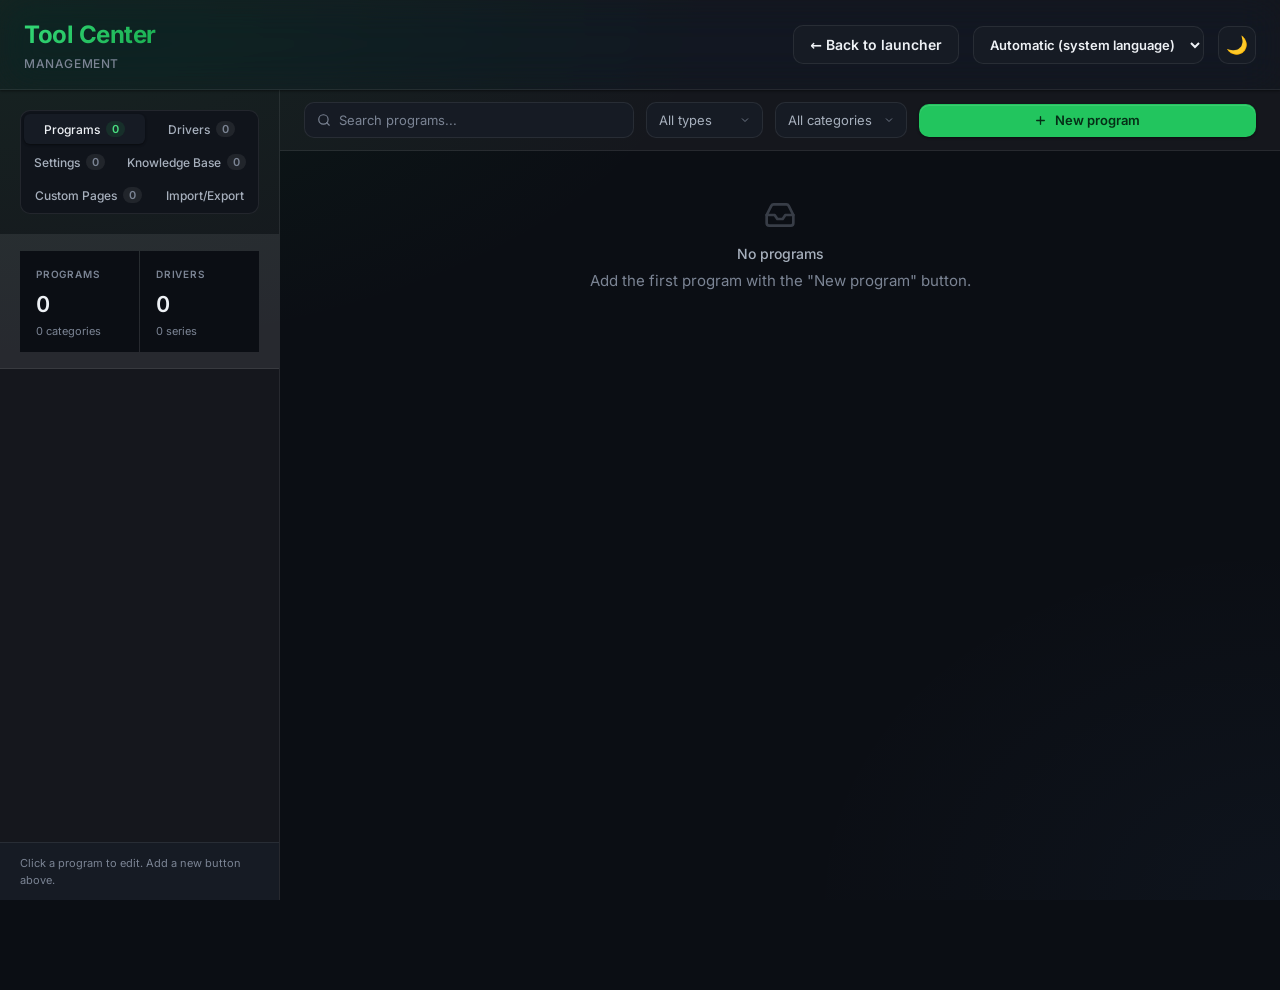
<file: cmd/launcher/web/manage.html>
<!DOCTYPE html>
<html lang="pl">
<head>
    <meta charset="UTF-8">
    <meta name="viewport" content="width=device-width, initial-scale=1.0">
    <title>Zarządzanie — CoreDeck</title>
    <link rel="stylesheet" href="css/app.css">
    <link rel="stylesheet" href="css/pages/manage.css">
</head>
<body>
    <!-- ===== Shared subpage header ===== -->
    <header class="subpage-header">
        <div class="header-brand">
            <h1 data-i18n="mgmt_title">CoreDeck</h1>
            <span class="header-subtitle" data-i18n="mgmt_subtitle">Zarządzanie</span>
        </div>
        <div class="header-controls">
            <a href="index.html" class="subpage-back-btn" data-i18n="back_to_launcher">← Wróć do launchera</a>
            <select id="lang-select" class="btn lang-select" data-i18n-aria="lang_label" aria-label="Language">
                <option value="pl">🇵🇱 PL</option>
                <option value="en">🇬🇧 EN</option>
                <option value="de">🇩🇪 DE</option>
                <option value="fr">🇫🇷 FR</option>
                <option value="es">🇪🇸 ES</option>
                <option value="it">🇮🇹 IT</option>
                <option value="pt">🇵🇹 PT</option>
                <option value="ru">🇷🇺 RU</option>
                <option value="zh">🇨🇳 ZH</option>
                <option value="ja">🇯🇵 JA</option>
                <option value="ko">🇰🇷 KO</option>
                <option value="tr">🇹🇷 TR</option>
                <option value="nl">🇳🇱 NL</option>
                <option value="sv">🇸🇪 SV</option>
                <option value="cs">🇨🇿 CS</option>
            </select>
            <button id="theme-toggle-btn" class="btn theme-btn" data-i18n-title="toggle_theme_title" title="Przełącz tryb ciemny/jasny">
                <span class="theme-icon">🌙</span>
            </button>
        </div>
    </header>

    <div class="app">
        <!-- ===== Sidebar ===== -->
        <aside class="side">
            <div class="side-head">
                <!-- data-i18n goes on the label span, NOT on the button:
                     applyTranslations() in i18n.js replaces the textContent of
                     every [data-i18n] element, which silently deleted the
                     nested .seg-count pills (they never rendered). -->
                <div class="segmented" role="tablist">
                    <button class="seg active" data-tab="programs" role="tab">
                        <span data-i18n="tab_programs">Programy</span>
                        <span class="seg-count" id="seg-count-programs">0</span>
                    </button>
                    <button class="seg" data-tab="drivers" role="tab">
                        <span data-i18n="tab_drivers">Sterowniki</span>
                        <span class="seg-count" id="seg-count-drivers">0</span>
                    </button>
                    <button class="seg" data-tab="settings" role="tab">
                        <span data-i18n="tab_settings">Ustawienia</span>
                        <span class="seg-count" id="seg-count-settings">0</span>
                    </button>
                    <button class="seg" data-tab="knowledge" role="tab">
                        <span data-i18n="tab_knowledge">Baza Wiedzy</span>
                        <span class="seg-count" id="seg-count-knowledge">0</span>
                    </button>
                    <button class="seg" data-tab="pages" role="tab">
                        <span data-i18n="tab_custom_pages">Własne Strony</span>
                        <span class="seg-count" id="seg-count-pages">0</span>
                    </button>
                    <button class="seg" data-tab="import-export" role="tab">
                        <span data-i18n="tab_import_export">Import/Export</span>
                    </button>
                </div>
            </div>

            <div class="stats">
                <div class="stat">
                    <span class="stat-label" data-i18n="tab_programs">Programy</span>
                    <span class="stat-value" id="stat-programs">—</span>
                    <span class="stat-sub" id="stat-categories-sub">—</span>
                </div>
                <div class="stat">
                    <span class="stat-label" data-i18n="tab_drivers">Sterowniki</span>
                    <span class="stat-value" id="stat-driver-types">—</span>
                    <span class="stat-sub" id="stat-driver-series-sub">—</span>
                </div>
            </div>

            <div class="side-foot">
                <div class="foot-hint" data-i18n="sidebar_hint">Kliknij program, żeby edytować. Dodaj nowy przyciskiem wyżej.</div>
            </div>
        </aside>

        <!-- ===== Main ===== -->
        <main class="main">
            <!-- ===== Toolbar: Programs ===== -->
            <div class="toolbar" id="toolbar-programs">
                <div class="search">
                    <svg viewBox="0 0 24 24" fill="none" stroke="currentColor" stroke-width="2" stroke-linecap="round" stroke-linejoin="round"><circle cx="11" cy="11" r="8"/><line x1="21" y1="21" x2="16.65" y2="16.65"/></svg>
                    <input type="text" id="search" data-i18n-placeholder="search_programs_ph" placeholder="Szukaj w programach..." />
                </div>
                <select class="filter-select" id="filter-type">
                    <option value="all" data-i18n="filter_all_types">Wszystkie typy</option>
                    <option value="installer" data-i18n="filter_installers">Instalatory</option>
                    <option value="portable" data-i18n="filter_portable">Portable</option>
                    <option value="script" data-i18n="filter_scripts">Skrypty</option>
                    <option value="tool" data-i18n="filter_tools">Narzędzia</option>
                    <option value="addon" data-i18n="filter_addons">Dodatki</option>
                    <option value="collection" data-i18n="filter_collections">Kolekcje</option>
                    <option value="other" data-i18n="filter_other">Inne</option>
                </select>
                <select class="filter-select" id="filter-category">
                    <option value="all" data-i18n="filter_all_cats">Wszystkie kategorie</option>
                </select>
                <button class="btn btn-primary" onclick="openAddProgram()">
                    <svg viewBox="0 0 24 24" fill="none" stroke="currentColor" stroke-width="2.5" stroke-linecap="round" stroke-linejoin="round"><line x1="12" y1="5" x2="12" y2="19"/><line x1="5" y1="12" x2="19" y2="12"/></svg>
                    <span data-i18n="btn_new_program">Nowy program</span>
                </button>
            </div>

            <!-- ===== Toolbar: Drivers ===== -->
            <div class="toolbar" id="toolbar-drivers" style="display:none;">
                <div class="search">
                    <svg viewBox="0 0 24 24" fill="none" stroke="currentColor" stroke-width="2" stroke-linecap="round" stroke-linejoin="round"><circle cx="11" cy="11" r="8"/><line x1="21" y1="21" x2="16.65" y2="16.65"/></svg>
                    <input type="text" id="drivers-search" data-i18n-placeholder="search_drivers_ph" placeholder="Szukaj typ, producenta, serii..." />
                </div>
                <div style="flex:1"></div>
                <button class="btn btn-secondary" onclick="openDriverAddType()">
                    <svg viewBox="0 0 24 24" fill="none" stroke="currentColor" stroke-width="2" stroke-linecap="round" stroke-linejoin="round"><line x1="12" y1="5" x2="12" y2="19"/><line x1="5" y1="12" x2="19" y2="12"/></svg>
                    <span data-i18n="btn_type">Typ</span>
                </button>
                <button class="btn btn-secondary" onclick="openDriverAddBrand()">
                    <svg viewBox="0 0 24 24" fill="none" stroke="currentColor" stroke-width="2" stroke-linecap="round" stroke-linejoin="round"><line x1="12" y1="5" x2="12" y2="19"/><line x1="5" y1="12" x2="19" y2="12"/></svg>
                    <span data-i18n="btn_brand">Producent</span>
                </button>
                <button class="btn btn-primary" onclick="openDriverAddSeries()">
                    <svg viewBox="0 0 24 24" fill="none" stroke="currentColor" stroke-width="2.5" stroke-linecap="round" stroke-linejoin="round"><line x1="12" y1="5" x2="12" y2="19"/><line x1="5" y1="12" x2="19" y2="12"/></svg>
                    <span data-i18n="btn_series_model">Seria / model</span>
                </button>
            </div>

            <!-- ===== Toolbar: Settings ===== -->
            <div class="toolbar" id="toolbar-settings" style="display:none;">
                <div class="search">
                    <svg viewBox="0 0 24 24" fill="none" stroke="currentColor" stroke-width="2" stroke-linecap="round" stroke-linejoin="round"><circle cx="11" cy="11" r="8"/><line x1="21" y1="21" x2="16.65" y2="16.65"/></svg>
                    <input type="text" id="settings-search" data-i18n-placeholder="search_settings_ph" placeholder="Szukaj ustawień..." />
                </div>
                <div style="flex:1"></div>
                <button class="btn btn-primary" onclick="openAddSetting()">
                    <svg viewBox="0 0 24 24" fill="none" stroke="currentColor" stroke-width="2.5" stroke-linecap="round" stroke-linejoin="round"><line x1="12" y1="5" x2="12" y2="19"/><line x1="5" y1="12" x2="19" y2="12"/></svg>
                    <span data-i18n="btn_new_setting">Nowe ustawienie</span>
                </button>
            </div>

            <!-- ===== Toolbar: Knowledge ===== -->
            <div class="toolbar" id="toolbar-knowledge" style="display:none;">
                <div class="search">
                    <svg viewBox="0 0 24 24" fill="none" stroke="currentColor" stroke-width="2" stroke-linecap="round" stroke-linejoin="round"><circle cx="11" cy="11" r="8"/><line x1="21" y1="21" x2="16.65" y2="16.65"/></svg>
                    <input type="text" id="knowledge-search-manage" data-i18n-placeholder="search_knowledge_ph" placeholder="Szukaj linków..." />
                </div>
                <div style="flex:1"></div>
                <button class="btn btn-secondary" onclick="openAddKnowledgeCategory()">
                    <svg viewBox="0 0 24 24" fill="none" stroke="currentColor" stroke-width="2" stroke-linecap="round" stroke-linejoin="round"><line x1="12" y1="5" x2="12" y2="19"/><line x1="5" y1="12" x2="19" y2="12"/></svg>
                    <span data-i18n="btn_category">Kategoria</span>
                </button>
                <button class="btn btn-primary" onclick="openAddKnowledgeLink()">
                    <svg viewBox="0 0 24 24" fill="none" stroke="currentColor" stroke-width="2.5" stroke-linecap="round" stroke-linejoin="round"><line x1="12" y1="5" x2="12" y2="19"/><line x1="5" y1="12" x2="19" y2="12"/></svg>
                    <span data-i18n="btn_new_link">Nowy link</span>
                </button>
            </div>

            <!-- ===== Toolbar: Pages ===== -->
            <div class="toolbar" id="toolbar-pages" style="display:none;">
                <div class="search">
                    <svg viewBox="0 0 24 24" fill="none" stroke="currentColor" stroke-width="2" stroke-linecap="round" stroke-linejoin="round"><circle cx="11" cy="11" r="8"/><line x1="21" y1="21" x2="16.65" y2="16.65"/></svg>
                    <input type="text" id="pages-search-manage" data-i18n-placeholder="search_pages_ph" placeholder="Szukaj stron..." />
                </div>
                <div style="flex:1"></div>
                <button class="btn btn-primary" onclick="openAddPage()">
                    <svg viewBox="0 0 24 24" fill="none" stroke="currentColor" stroke-width="2.5" stroke-linecap="round" stroke-linejoin="round"><line x1="12" y1="5" x2="12" y2="19"/><line x1="5" y1="12" x2="19" y2="12"/></svg>
                    <span data-i18n="btn_new_page">Nowa strona</span>
                </button>
            </div>

            <!-- ===== Workspace ===== -->
            <div class="workspace">
                <!-- Programs pane -->
                <div id="pane-programs" class="tab-pane active">
                    <div class="list" id="programs-list"></div>
                </div>

                <!-- Drivers pane -->
                <div id="pane-drivers" class="tab-pane">
                    <div class="drv-split">
                        <aside class="drv-types" id="drivers-types-list"></aside>
                        <section class="drv-detail" id="drivers-detail"></section>
                    </div>
                </div>

                <!-- Settings pane -->
                <div id="pane-settings" class="tab-pane">
                    <div class="list" id="settings-list-manage"></div>
                </div>

                <!-- Knowledge pane -->
                <div id="pane-knowledge" class="tab-pane">
                    <div class="list" id="knowledge-list-manage"></div>
                </div>

                <!-- Pages pane -->
                <div id="pane-pages" class="tab-pane">
                    <div class="list" id="pages-list-manage"></div>
                </div>

                <!-- Import/Export pane -->
                <div id="pane-import-export" class="tab-pane">
                    <div class="impex-container">
                        <div class="impex-tabs">
                            <button class="impex-tab active" data-impex-tab="export" data-i18n="impex_export">Eksport</button>
                            <button class="impex-tab" data-impex-tab="import" data-i18n="impex_import">Import</button>
                            <button class="impex-tab" data-impex-tab="backups" data-i18n="impex_backups">Backupy</button>
                        </div>
                        <div id="impex-export-pane" class="impex-pane active"></div>
                        <div id="impex-import-pane" class="impex-pane"></div>
                        <div id="impex-backups-pane" class="impex-pane"></div>
                    </div>
                </div>
            </div>
        </main>
    </div>

    <!-- ===== Program editor ===== -->
    <div class="modal-back" id="program-editor-overlay">
        <div class="modal">
            <div class="modal-head">
                <h3 class="modal-title" id="program-editor-title" data-i18n="editor_add_program">Dodaj program</h3>
                <p class="modal-sub" data-i18n="editor_sub_programs">Zmiany zapisują się do programs.json obok launchera.</p>
            </div>
            <div class="modal-body">
                <div class="form-row">
                    <label class="form-label" for="prog-name" data-i18n="label_name_star">Nazwa *</label>
                    <input type="text" id="prog-name" class="form-input" data-i18n-placeholder="ph_name" placeholder="np. Firefox" />
                </div>
                <div class="form-row">
                    <label class="form-label" for="prog-desc" data-i18n="label_desc">Opis</label>
                    <input type="text" id="prog-desc" class="form-input" data-i18n-placeholder="ph_desc" placeholder="np. Przeglądarka internetowa" />
                </div>
                <div class="form-row two">
                    <div>
                        <label class="form-label" for="prog-category" data-i18n="label_category">Kategoria</label>
                        <input type="text" id="prog-category" class="form-input" data-i18n-placeholder="ph_category" placeholder="np. Internet" />
                    </div>
                    <div>
                        <label class="form-label" data-i18n="label_icon">Ikona</label>
                        <div class="icon-picker">
                            <div class="icon-preview" id="prog-icon-preview">📦</div>
                            <div>
                                <div class="icon-picker-actions">
                                    <button class="btn btn-secondary btn-sm" type="button" onclick="pickProgramIcon()" data-i18n="btn_pick_image">Wybierz obrazek</button>
                                    <button class="btn btn-secondary btn-sm" type="button" onclick="clearProgramIcon()" data-i18n="btn_clear">Wyczyść</button>
                                </div>
                                <div class="icon-picker-note" id="prog-icon-note" data-i18n="img_format_hint">PNG / JPG / SVG / WebP</div>
                            </div>
                        </div>
                        <input type="hidden" id="prog-icon" />
                        <input type="file" id="prog-icon-file" accept="image/png,image/jpeg,image/svg+xml,image/webp,image/gif,image/bmp" style="display:none;" />
                    </div>
                </div>
                <div class="form-row two">
                    <div>
                        <label class="form-label" for="prog-type" data-i18n="label_type">Typ</label>
                        <select id="prog-type" class="form-select">
                            <option value="folder">folder</option>
                            <option value="link">link</option>
                        </select>
                    </div>
                    <div>
                        <label class="form-label" for="prog-install-type" data-i18n="label_install_type">Typ instalacji</label>
                        <select id="prog-install-type" class="form-select">
                            <option value="portable">portable</option>
                            <option value="installer">installer</option>
                            <option value="script">script</option>
                            <option value="tool">tool</option>
                            <option value="addon">addon</option>
                            <option value="collection">collection</option>
                            <option value="other">other</option>
                        </select>
                    </div>
                </div>
                <div class="form-row">
                    <label class="form-label" for="prog-folder" data-i18n="label_source_folder">Folder źródłowy (folderPath)</label>
                    <input type="text" id="prog-folder" class="form-input" placeholder="Programs\Firefox" />
                </div>
                <div class="form-row two">
                    <div>
                        <label class="form-label" for="prog-installer-file" data-i18n="cfg_installer_file">Konkretny instalator (installerFile)</label>
                        <input type="text" id="prog-installer-file" class="form-input" placeholder="setup.exe / app.msi" />
                    </div>
                    <div>
                        <label class="form-label" for="prog-installer-args" data-i18n="cfg_installer_args">Argumenty instalatora</label>
                        <input type="text" id="prog-installer-args" class="form-input" placeholder="/S /quiet" />
                    </div>
                </div>
                <div class="form-row">
                    <label class="form-check"><input type="checkbox" id="prog-run-from-temp" /> <span data-i18n="mng_label_run_from_temp">Kopiuj instalator do TEMP, uruchom kopię i usuń po zakończeniu</span></label>
                </div>
                <div class="form-row two">
                    <div>
                        <label class="form-label" for="prog-localpath" data-i18n="label_local_path">Ścieżka lokalna</label>
                        <input type="text" id="prog-localpath" class="form-input" placeholder="../folder/page.html" />
                    </div>
                    <div>
                        <label class="form-label" for="prog-externalurl" data-i18n="label_url">URL</label>
                        <input type="text" id="prog-externalurl" class="form-input" data-i18n-placeholder="ph_url" placeholder="https://..." />
                    </div>
                </div>
                <div class="form-row">
                    <label class="form-label" for="prog-details" data-i18n="label_details">Szczegóły (HTML)</label>
                    <textarea id="prog-details" class="form-textarea" data-i18n-placeholder="ph_details" placeholder="Opcjonalny opis HTML..."></textarea>
                </div>
                <div class="form-row">
                    <label class="form-label" data-i18n="mng_label_links">Instrukcje i linki</label>
                    <p class="form-hint" style="margin:0 0 8px;" data-i18n="mng_hint_links">Link lokalny otworzy wbudowaną stronę programu, a adres internetowy — domyślną przeglądarkę.</p>
                    <div class="program-links-list" id="prog-links-list"></div>
                    <button class="btn btn-secondary btn-sm" type="button" onclick="addProgramLinkRow()" style="margin-top:var(--space-2);">
                        <svg viewBox="0 0 24 24" fill="none" stroke="currentColor" stroke-width="2.5" stroke-linecap="round" stroke-linejoin="round"><line x1="12" y1="5" x2="12" y2="19"/><line x1="5" y1="12" x2="19" y2="12"/></svg>
                        <span data-i18n="editor_add_link">Dodaj link</span>
                    </button>
                </div>
                <div class="form-row">
                    <label class="form-label" for="prog-tags" data-i18n="label_tags">Tagi</label>
                    <input type="text" id="prog-tags" class="form-input" data-i18n-placeholder="ph_tags" placeholder="browser, web, internet" />
                </div>
                <div class="form-row">
                    <label class="form-label" data-i18n="label_profiles">Profile</label>
                    <div class="form-checks" id="prog-profiles">
                        <label class="form-check"><input type="checkbox" class="prog-profile-cb" value="common" /> common</label>
                        <label class="form-check"><input type="checkbox" class="prog-profile-cb" value="laptop" /> laptop</label>
                        <label class="form-check"><input type="checkbox" class="prog-profile-cb" value="ai_box" /> ai_box</label>
                    </div>
                </div>
                <div class="form-row">
                    <label class="form-label" data-i18n="label_versions">Wersje / warianty</label>
                    <p class="form-hint" style="margin:0 0 8px;" data-i18n="hint_variants">Warianty instalacji (np. 64-bit / 32-bit, starsza / nowsza).</p>
                    <div class="versions-list" id="prog-versions-list"></div>
                    <button class="btn btn-secondary btn-sm" type="button" onclick="addVersionRow()" style="margin-top:var(--space-2);">
                        <svg viewBox="0 0 24 24" fill="none" stroke="currentColor" stroke-width="2.5" stroke-linecap="round" stroke-linejoin="round"><line x1="12" y1="5" x2="12" y2="19"/><line x1="5" y1="12" x2="19" y2="12"/></svg>
                        <span data-i18n="btn_add_version">Dodaj wersję</span>
                    </button>
                </div>
            </div>
            <div class="modal-foot">
                <button class="btn btn-secondary" onclick="closeProgramEditor()" data-i18n="btn_cancel">Anuluj</button>
                <button class="btn btn-primary" onclick="saveNewProgram()" data-i18n="btn_save">Zapisz</button>
            </div>
        </div>
    </div>

    <!-- ===== Driver editor ===== -->
    <div class="modal-back" id="driver-editor-overlay">
        <div class="modal">
            <div class="modal-head">
                <h3 class="modal-title" id="driver-editor-title" data-i18n="editor_add">Dodaj</h3>
                <p class="modal-sub" id="driver-editor-subtitle"></p>
            </div>
            <div class="modal-body">
                <div id="driver-fields-series">
                    <div class="form-row two">
                        <div>
                            <label class="form-label" data-i18n="label_type_star">Typ *</label>
                            <select id="drv-series-type" class="form-select"></select>
                        </div>
                        <div>
                            <label class="form-label" data-i18n="label_brand_star">Producent *</label>
                            <select id="drv-series-brand" class="form-select"></select>
                        </div>
                    </div>
                    <div class="form-row">
                        <label class="form-label" data-i18n="label_series_name_star">Nazwa serii / modelu *</label>
                        <input type="text" id="drv-series-name" class="form-input" data-i18n-placeholder="ph_series_name" placeholder="np. Seria 4000 & 5000" />
                    </div>
                    <div class="form-row">
                        <label class="form-label" data-i18n="label_folder_path_star">Ścieżka folderu (folderPath) *</label>
                        <input type="text" id="drv-series-folder" class="form-input" placeholder="../Drivers/NVIDIA/GeForce 4000-5000" />
                        <p class="form-hint" data-i18n="hint_folder_relative">Ścieżka może być relatywna — zostanie rozwiązana przez <code>open_folder</code>.</p>
                    </div>
                </div>

                <div id="driver-fields-type" style="display:none;">
                    <div class="form-row two">
                        <div>
                            <label class="form-label" data-i18n="label_type_id_star">ID typu (klucz) *</label>
                            <input type="text" id="drv-type-key" class="form-input" data-i18n-placeholder="ph_type_id" placeholder="np. soundcard" />
                        </div>
                        <div>
                            <label class="form-label" data-i18n="label_display_name_star">Nazwa wyświetlana *</label>
                            <input type="text" id="drv-type-title" class="form-input" data-i18n-placeholder="ph_type_title" placeholder="np. Karta dźwiękowa" />
                        </div>
                    </div>
                    <p class="form-hint" data-i18n="hint_id_internal">ID jest wewnętrznym kluczem — nie zmieniaj po dodaniu bez powodu.</p>
                </div>

                <div id="driver-fields-brand" style="display:none;">
                    <div class="form-row">
                        <label class="form-label" data-i18n="label_type_star">Typ *</label>
                        <select id="drv-brand-type" class="form-select"></select>
                    </div>
                    <div class="form-row two">
                        <div>
                            <label class="form-label" data-i18n="label_brand_id_star">ID producenta (klucz) *</label>
                            <input type="text" id="drv-brand-key" class="form-input" data-i18n-placeholder="ph_brand_id" placeholder="np. creative" />
                        </div>
                        <div>
                            <label class="form-label" data-i18n="label_display_name_star">Nazwa wyświetlana *</label>
                            <input type="text" id="drv-brand-title" class="form-input" data-i18n-placeholder="ph_brand_title" placeholder="np. Creative" />
                        </div>
                    </div>
                </div>
            </div>
            <div class="modal-foot">
                <button class="btn btn-secondary" onclick="closeDriverEditor()" data-i18n="btn_cancel">Anuluj</button>
                <button class="btn btn-primary" onclick="saveDriverEditor()" data-i18n="btn_save">Zapisz</button>
            </div>
        </div>
    </div>

    <!-- ===== Setting editor ===== -->
    <div class="modal-back" id="setting-editor-overlay">
        <div class="modal">
            <div class="modal-head">
                <h3 class="modal-title" id="setting-editor-title" data-i18n="editor_add_setting">Dodaj ustawienie</h3>
                <p class="modal-sub" data-i18n="editor_sub_settings">Zmiany zapisują się do settings.json obok launchera.</p>
            </div>
            <div class="modal-body">
                <div class="form-row">
                    <label class="form-label" for="set-name" data-i18n="label_name_star">Nazwa *</label>
                    <input type="text" id="set-name" class="form-input" data-i18n-placeholder="ph_setting_name" placeholder="np. MSI Afterburner" />
                </div>
                <div class="form-row">
                    <label class="form-label" for="set-folder" data-i18n="label_folder_path">Ścieżka folderu (folderPath)</label>
                    <input type="text" id="set-folder" class="form-input" placeholder="../Settings/MSI Afterburner" />
                </div>
            </div>
            <div class="modal-foot">
                <button class="btn btn-secondary" onclick="closeSettingEditor()" data-i18n="btn_cancel">Anuluj</button>
                <button class="btn btn-primary" onclick="saveSetting()" data-i18n="btn_save">Zapisz</button>
            </div>
        </div>
    </div>

    <!-- ===== Knowledge link editor ===== -->
    <div class="modal-back" id="knowledge-editor-overlay">
        <div class="modal">
            <div class="modal-head">
                <h3 class="modal-title" id="knowledge-editor-title" data-i18n="editor_add_link">Dodaj link</h3>
                <p class="modal-sub" data-i18n="editor_sub_knowledge">Zmiany zapisują się do knowledge.json obok launchera.</p>
            </div>
            <div class="modal-body">
                <div class="form-row">
                    <label class="form-label" for="kn-name" data-i18n="label_name_star">Nazwa *</label>
                    <input type="text" id="kn-name" class="form-input" data-i18n-placeholder="ph_link_name" placeholder="np. ChatGPT" />
                </div>
                <div class="form-row">
                    <label class="form-label" for="kn-url" data-i18n="label_url_star">URL *</label>
                    <input type="text" id="kn-url" class="form-input" data-i18n-placeholder="ph_link_url" placeholder="https://..." />
                </div>
                <div class="form-row two">
                    <div>
                        <label class="form-label" for="kn-category" data-i18n="label_category_star">Kategoria *</label>
                        <select id="kn-category" class="form-select"></select>
                    </div>
                    <div>
                        <label class="form-label" for="kn-section" data-i18n="label_section">Sekcja</label>
                        <input type="text" id="kn-section" class="form-input" data-i18n-placeholder="ph_section" placeholder="np. Chatboty" list="kn-section-list" />
                        <datalist id="kn-section-list"></datalist>
                    </div>
                </div>
                <div class="form-row two">
                    <div>
                        <label class="form-label" for="kn-tag" data-i18n="label_tag">Tag</label>
                        <input type="text" id="kn-tag" class="form-input" data-i18n-placeholder="ph_tag" placeholder="np. Darmowy, Online" />
                    </div>
                    <div>
                        <label class="form-label" for="kn-note" data-i18n="label_note">Notatka</label>
                        <input type="text" id="kn-note" class="form-input" data-i18n-placeholder="ph_note" placeholder="Opcjonalny opis" />
                    </div>
                </div>
                <div class="form-row">
                    <label class="form-check">
                        <input type="checkbox" id="kn-starred">
                        <span data-i18n="label_starred">⭐ Wyróżniony (pokazuje się na górze kategorii)</span>
                    </label>
                </div>
            </div>
            <div class="modal-foot">
                <button class="btn btn-secondary" onclick="closeKnowledgeEditor()" data-i18n="btn_cancel">Anuluj</button>
                <button class="btn btn-primary" onclick="saveKnowledgeLink()" data-i18n="btn_save">Zapisz</button>
            </div>
        </div>
    </div>

    <!-- ===== Knowledge category editor ===== -->
    <div class="modal-back" id="knowledge-cat-editor-overlay">
        <div class="modal">
            <div class="modal-head">
                <h3 class="modal-title" data-i18n="editor_new_category">Nowa kategoria</h3>
                <p class="modal-sub" data-i18n="editor_sub_category">Grupuj linki tematycznie (np. AI, Torrenty, Edukacja).</p>
            </div>
            <div class="modal-body">
                <div class="form-row">
                    <label class="form-label" for="kn-cat-name" data-i18n="label_category_name_star">Nazwa kategorii *</label>
                    <input type="text" id="kn-cat-name" class="form-input" data-i18n-placeholder="ph_category_name" placeholder="np. Edukacja" />
                    <div id="kn-cat-group-context" style="margin-top:7px;color:var(--text-muted);font-size:var(--fs-2xs);"></div>
                </div>
            </div>
            <div class="modal-foot">
                <button class="btn btn-secondary" onclick="closeKnowledgeCategoryEditor()" data-i18n="btn_cancel">Anuluj</button>
                <button class="btn btn-primary" onclick="saveKnowledgeCategory()" data-i18n="btn_save">Zapisz</button>
            </div>
        </div>
    </div>

    <!-- ===== Page editor (Własne Strony) ===== -->
    <div class="modal-back" id="page-editor-overlay">
        <div class="modal">
            <div class="modal-head">
                <h3 class="modal-title" data-i18n="editor_new_page">Nowa strona HTML</h3>
                <p class="modal-sub" data-i18n="editor_sub_page">Tworzy plik HTML + wpis w launcherze. Potem edytuj treść w dowolnym edytorze (Notatnik, VS Code) lub poproś AI o wygenerowanie zawartości.</p>
            </div>
            <div class="modal-body">
                <div class="form-row">
                    <label class="form-label" for="page-name" data-i18n="label_page_name_star">Nazwa strony *</label>
                    <input type="text" id="page-name" class="form-input" data-i18n-placeholder="ph_page_name" placeholder="np. Poradnik Detailingu, Lista Sprzętu, Instrukcje" />
                </div>
                <div class="form-row">
                    <label class="form-label" for="page-desc" data-i18n="label_desc">Opis</label>
                    <input type="text" id="page-desc" class="form-input" data-i18n-placeholder="ph_page_desc" placeholder="Krótki opis (pokazuje się na karcie w launcherze)" />
                </div>
                <div class="form-row">
                    <label class="form-label" for="page-category" data-i18n="label_page_category">Kategoria w launcherze</label>
                    <input type="text" id="page-category" class="form-input" list="page-category-suggest" data-i18n-placeholder="ph_page_category" placeholder="np. Auto, Własne Strony" />
                    <datalist id="page-category-suggest"></datalist>
                </div>
                <div class="form-row">
                    <label class="form-label" data-i18n="label_icon">Ikona</label>
                    <div class="icon-picker">
                        <div class="icon-preview" id="page-icon-preview">📄</div>
                        <div>
                            <div class="icon-picker-actions">
                                <button class="btn btn-secondary btn-sm" type="button" onclick="pickPageIcon()" data-i18n="btn_pick_image">Wybierz obrazek</button>
                            </div>
                            <div class="icon-picker-note" data-i18n="img_format_hint">PNG / JPG / SVG / WebP</div>
                        </div>
                    </div>
                    <input type="hidden" id="page-icon" />
                    <input type="file" id="page-icon-file" accept="image/png,image/jpeg,image/svg+xml,image/webp,image/gif,image/bmp" style="display:none;" />
                </div>
            </div>
            <div class="modal-foot">
                <button class="btn btn-secondary" onclick="closePageEditor()" data-i18n="btn_cancel">Anuluj</button>
                <button class="btn btn-primary" onclick="savePage()" data-i18n="btn_create_page">Utwórz stronę</button>
            </div>
        </div>
    </div>

    <!-- ===== Page preview overlay ===== -->
    <div class="page-preview-overlay" id="page-preview-overlay">
        <div class="page-preview-hotzone" aria-hidden="true"></div>
        <div class="page-preview-bar">
            <button class="btn btn-secondary" onclick="closePagePreview()" data-i18n-title="mng_title_back_custom_pages_esc" title="Wróć do Własnych Stron (Esc)" data-i18n-aria="btn_back_custom_pages" aria-label="Wróć do Własnych Stron">
                <svg viewBox="0 0 24 24" fill="none" stroke="currentColor" stroke-width="2" stroke-linecap="round" stroke-linejoin="round" style="width:14px;height:14px;margin-right:5px;vertical-align:-2px;"><polyline points="15 18 9 12 15 6"/></svg>
                <span data-i18n="btn_back_custom_pages">Wróć do Własnych Stron</span>
            </button>
            <span class="page-preview-title" id="page-preview-title"></span>
            <div style="flex:1"></div>
            <button class="btn btn-secondary" onclick="closePagePreview()" data-i18n-title="btn_close_preview" title="Zamknij podgląd (Esc)" data-i18n-aria="btn_close_preview" aria-label="Zamknij podgląd (Esc)">
                <svg viewBox="0 0 24 24" fill="none" stroke="currentColor" stroke-width="2" stroke-linecap="round" stroke-linejoin="round" style="width:14px;height:14px;"><line x1="18" y1="6" x2="6" y2="18"/><line x1="6" y1="6" x2="18" y2="18"/></svg>
            </button>
        </div>
        <iframe id="page-preview-frame" class="page-preview-frame" sandbox="allow-scripts allow-same-origin allow-forms allow-popups"></iframe>
    </div>

    <script src="js/i18n/translations.js"></script>
    <script src="js/i18n/runtime.js"></script>
    <script src="js/shared/dialogs.js"></script>
    <script src="js/pages/manage/core.js"></script>
    <script src="js/pages/manage/import-export.js"></script>
    <script src="js/pages/manage/programs.js"></script>
    <script src="js/pages/manage/drivers.js"></script>
    <script src="js/pages/manage/knowledge.js"></script>
    <script src="js/pages/manage/settings.js"></script>
    <script src="js/pages/manage/pages.js"></script>
    <script src="js/pages/manage/init.js"></script>
    
</body>
</html>
</file>
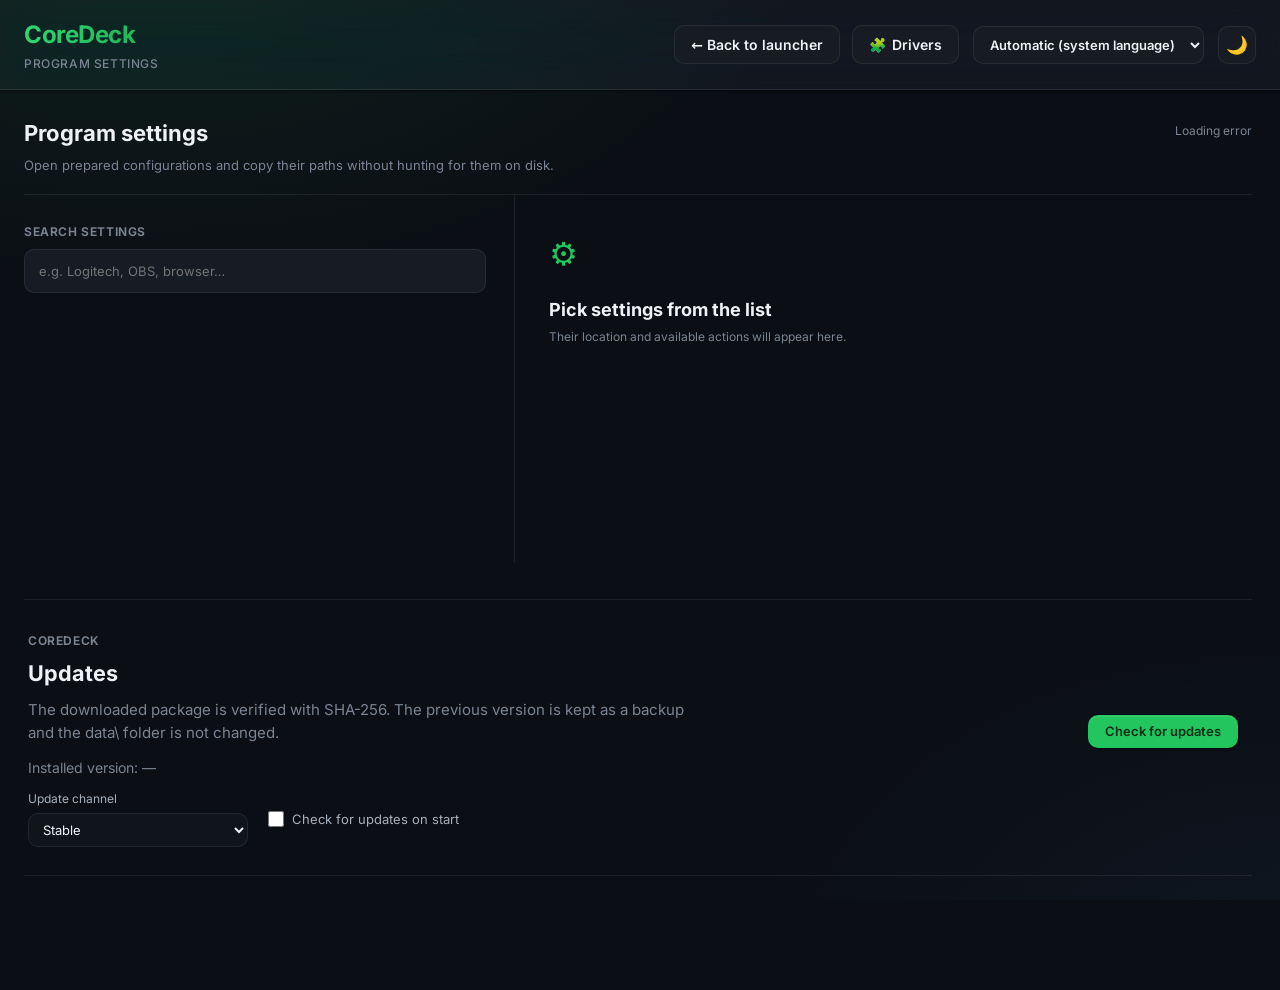
<file: cmd/launcher/web/settings.html>
<!DOCTYPE html>
<html lang="pl">
<head>
    <meta charset="UTF-8">
    <meta name="viewport" content="width=device-width, initial-scale=1.0">
    <title>Ustawienia programów — CoreDeck</title>
    <link rel="stylesheet" href="css/app.css">
    <link rel="stylesheet" href="css/pages/configurator.css">
</head>
<body data-page-title-key="sys_settings_page_title">
    <header class="subpage-header">
        <div class="header-brand">
            <h1>CoreDeck</h1>
            <span class="header-subtitle" data-i18n="sys_settings_heading">Ustawienia programów</span>
        </div>
        <div class="header-controls">
            <a href="index.html" class="subpage-back-btn" data-i18n="back_to_launcher">← Wróć do launchera</a>
            <a href="drivers.html" class="subpage-back-btn">🧩 <span data-i18n="drivers">Sterowniki</span></a>
            <select id="lang-select" class="btn lang-select" aria-label="Language">
                <option value="pl">🇵🇱 PL</option>
                <option value="en">🇬🇧 EN</option>
                <option value="de">🇩🇪 DE</option>
                <option value="fr">🇫🇷 FR</option>
                <option value="es">🇪🇸 ES</option>
                <option value="it">🇮🇹 IT</option>
                <option value="pt">🇵🇹 PT</option>
                <option value="ru">🇷🇺 RU</option>
                <option value="zh">🇨🇳 ZH</option>
                <option value="ja">🇯🇵 JA</option>
                <option value="ko">🇰🇷 KO</option>
                <option value="tr">🇹🇷 TR</option>
                <option value="nl">🇳🇱 NL</option>
                <option value="sv">🇸🇪 SV</option>
                <option value="cs">🇨🇿 CS</option>
            </select>
            <button id="theme-toggle-btn" class="btn theme-btn" title="Przełącz tryb ciemny/jasny" data-i18n-title="toggle_theme_title">
                <span class="theme-icon">🌙</span>
            </button>
        </div>
    </header>

    <main class="system-page-container">
        <div class="system-page-content system-tool-tab active">
            <div class="tool-tab-heading">
                <div>
                    <h2 data-i18n="sys_settings_heading">Ustawienia programów</h2>
                    <p data-i18n="sys_settings_desc">Otwieraj przygotowane konfiguracje i kopiuj ich ścieżki bez szukania ich na dysku.</p>
                </div>
                <span class="tool-tab-status" id="settings-data-status" data-i18n="sys_loading_db">Ładowanie bazy…</span>
            </div>

            <div class="settings-workspace">
                <section class="settings-browser">
                    <label class="system-tool-search-label" for="config-settings-search" data-i18n="sys_settings_search_label">Wyszukaj ustawienia</label>
                    <input
                        type="search"
                        id="config-settings-search"
                        class="system-tool-input"
                        placeholder="Np. Logitech, OBS, przeglądarka…"
                        data-i18n-placeholder="sys_settings_search_ph"
                        autocomplete="off">
                    <ul id="config-settings-list" class="config-settings-list"></ul>
                    <p id="config-settings-empty" class="system-tool-empty hidden" data-i18n="sys_settings_empty">Nie znaleziono pasujących ustawień.</p>
                </section>

                <aside class="settings-inspector" id="config-settings-inspector">
                    <div class="settings-inspector-empty" id="config-settings-placeholder">
                        <span aria-hidden="true">⚙</span>
                        <h3 data-i18n="sys_settings_pick_title">Wybierz ustawienia z listy</h3>
                        <p data-i18n="sys_settings_pick_desc">Tutaj zobaczysz ich lokalizację oraz dostępne działania.</p>
                    </div>
                    <div id="config-settings-selection" class="hidden">
                        <span class="settings-inspector-label" data-i18n="sys_settings_selected">Wybrane ustawienia</span>
                        <h3 id="config-settings-name"></h3>
                        <div id="config-settings-path" class="settings-inspector-path"></div>
                        <div class="system-tool-actions">
                            <button id="config-settings-open" class="btn-primary">📂 <span data-i18n="open_folder">Otwórz folder</span></button>
                            <button id="config-settings-copy" class="btn-secondary" data-i18n="copy_path">Skopiuj ścieżkę</button>
                        </div>
                    </div>
                </aside>
            </div>

            <section class="app-update-panel" aria-labelledby="app-update-title">
                <div class="app-update-copy">
                    <span class="settings-inspector-label">CoreDeck</span>
                    <h2 id="app-update-title" data-i18n="upd_section">Aktualizacje</h2>
                    <p data-i18n="upd_safety_note">Pobrana paczka jest sprawdzana sumą SHA-256. Poprzednia wersja zostaje jako kopia zapasowa, a folder data\ nie jest zmieniany.</p>
                    <p class="app-update-version" id="app-current-version-line">—</p>
                    <div class="app-update-options">
                        <label class="app-update-field">
                            <span data-i18n="upd_channel">Kanał aktualizacji</span>
                            <select id="app-update-channel">
                                <option value="stable" data-i18n="upd_channel_stable">Stabilny</option>
                                <option value="test" data-i18n="upd_channel_test">Testowy (wersje przedpremierowe)</option>
                            </select>
                        </label>
                        <label class="app-update-check-field">
                            <input type="checkbox" id="app-update-auto">
                            <span data-i18n="upd_auto_check">Sprawdzaj aktualizacje przy uruchomieniu</span>
                        </label>
                    </div>
                </div>
                <div class="app-update-actions">
                    <button id="app-update-check" class="btn-primary" type="button" data-i18n="upd_check">Sprawdź aktualizacje</button>
                    <button id="app-update-rollback" class="btn-secondary hidden" type="button" data-i18n="upd_rollback">Przywróć poprzednią wersję</button>
                    <p id="app-update-status" class="app-update-status" role="status" aria-live="polite"></p>
                </div>
            </section>
        </div>
    </main>

    <script src="js/i18n/translations.js"></script>
    <script src="js/i18n/runtime.js"></script>
    <script src="js/shared/dialogs.js"></script>
    <script src="js/shared/updater.js"></script>
    <script src="js/pages/configurator/system-tools.js"></script>
    <script src="js/pages/system-page.js"></script>
</body>
</html>
</file>
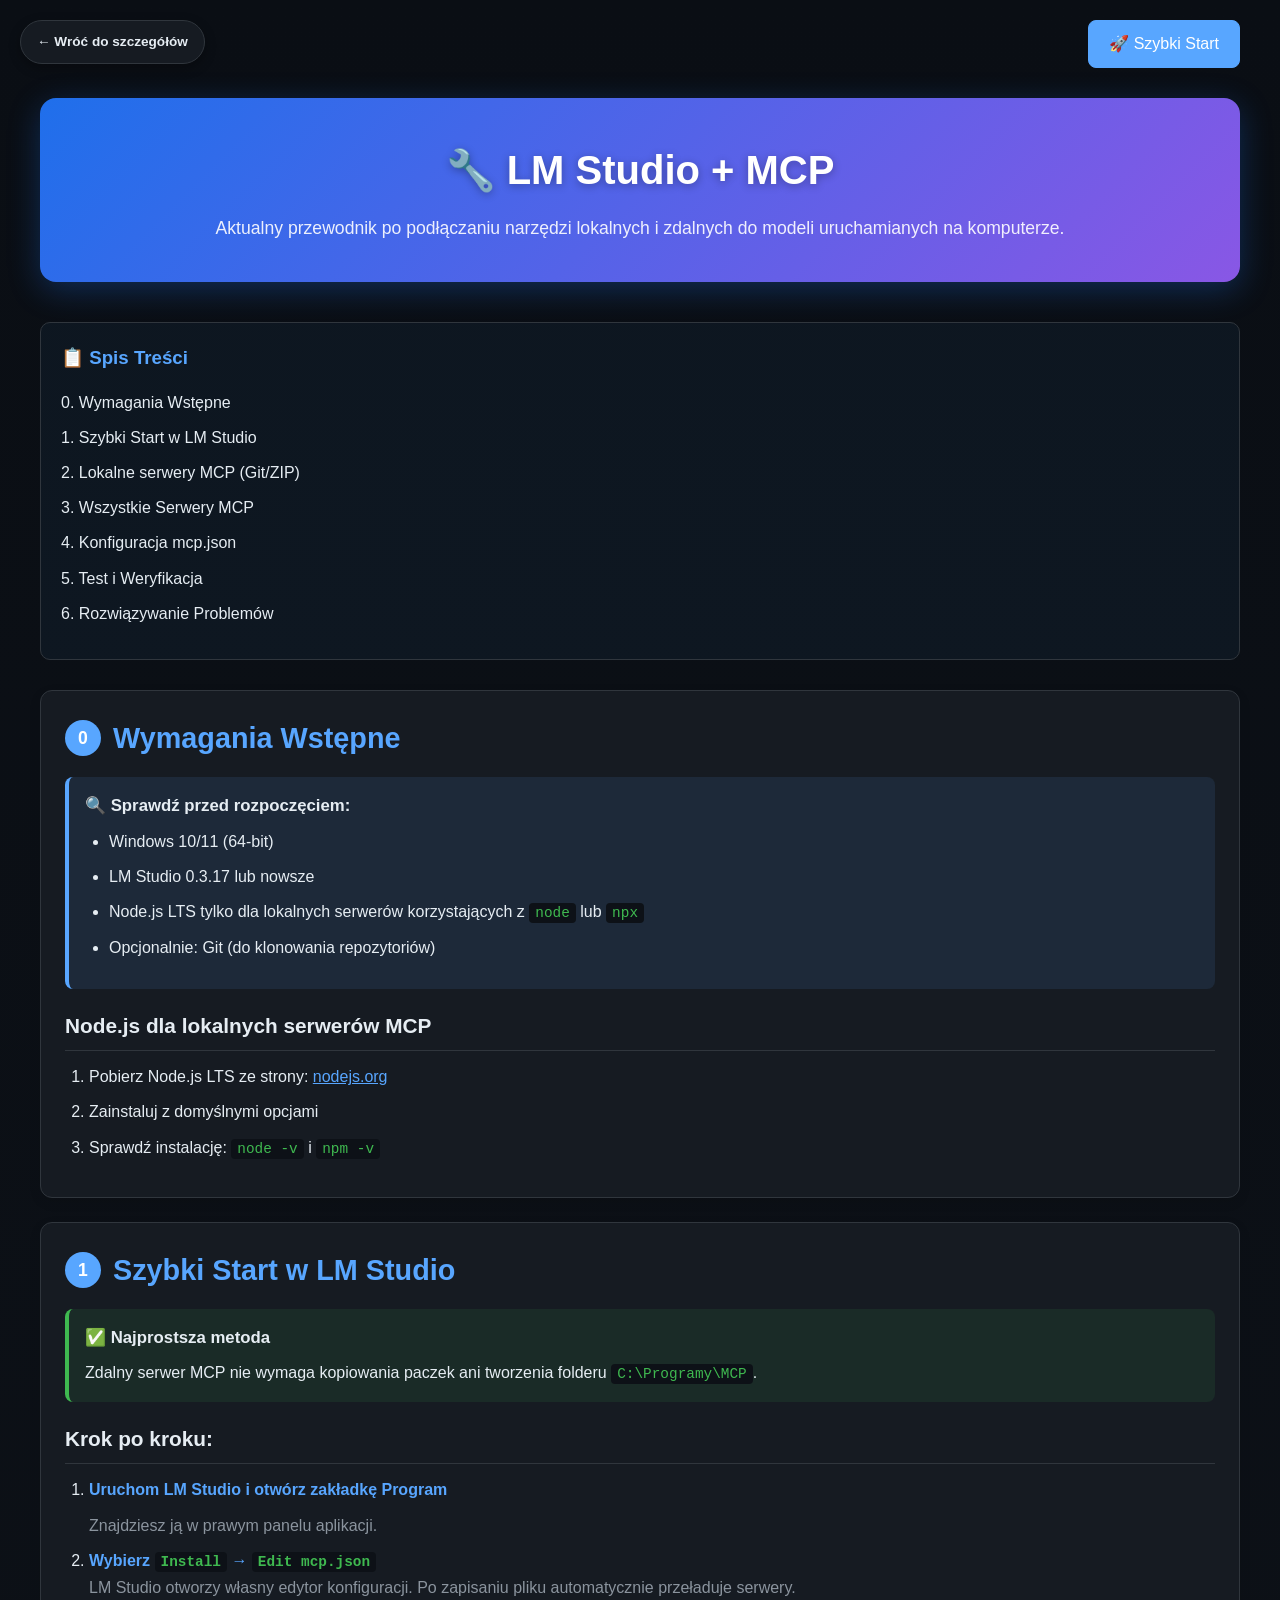
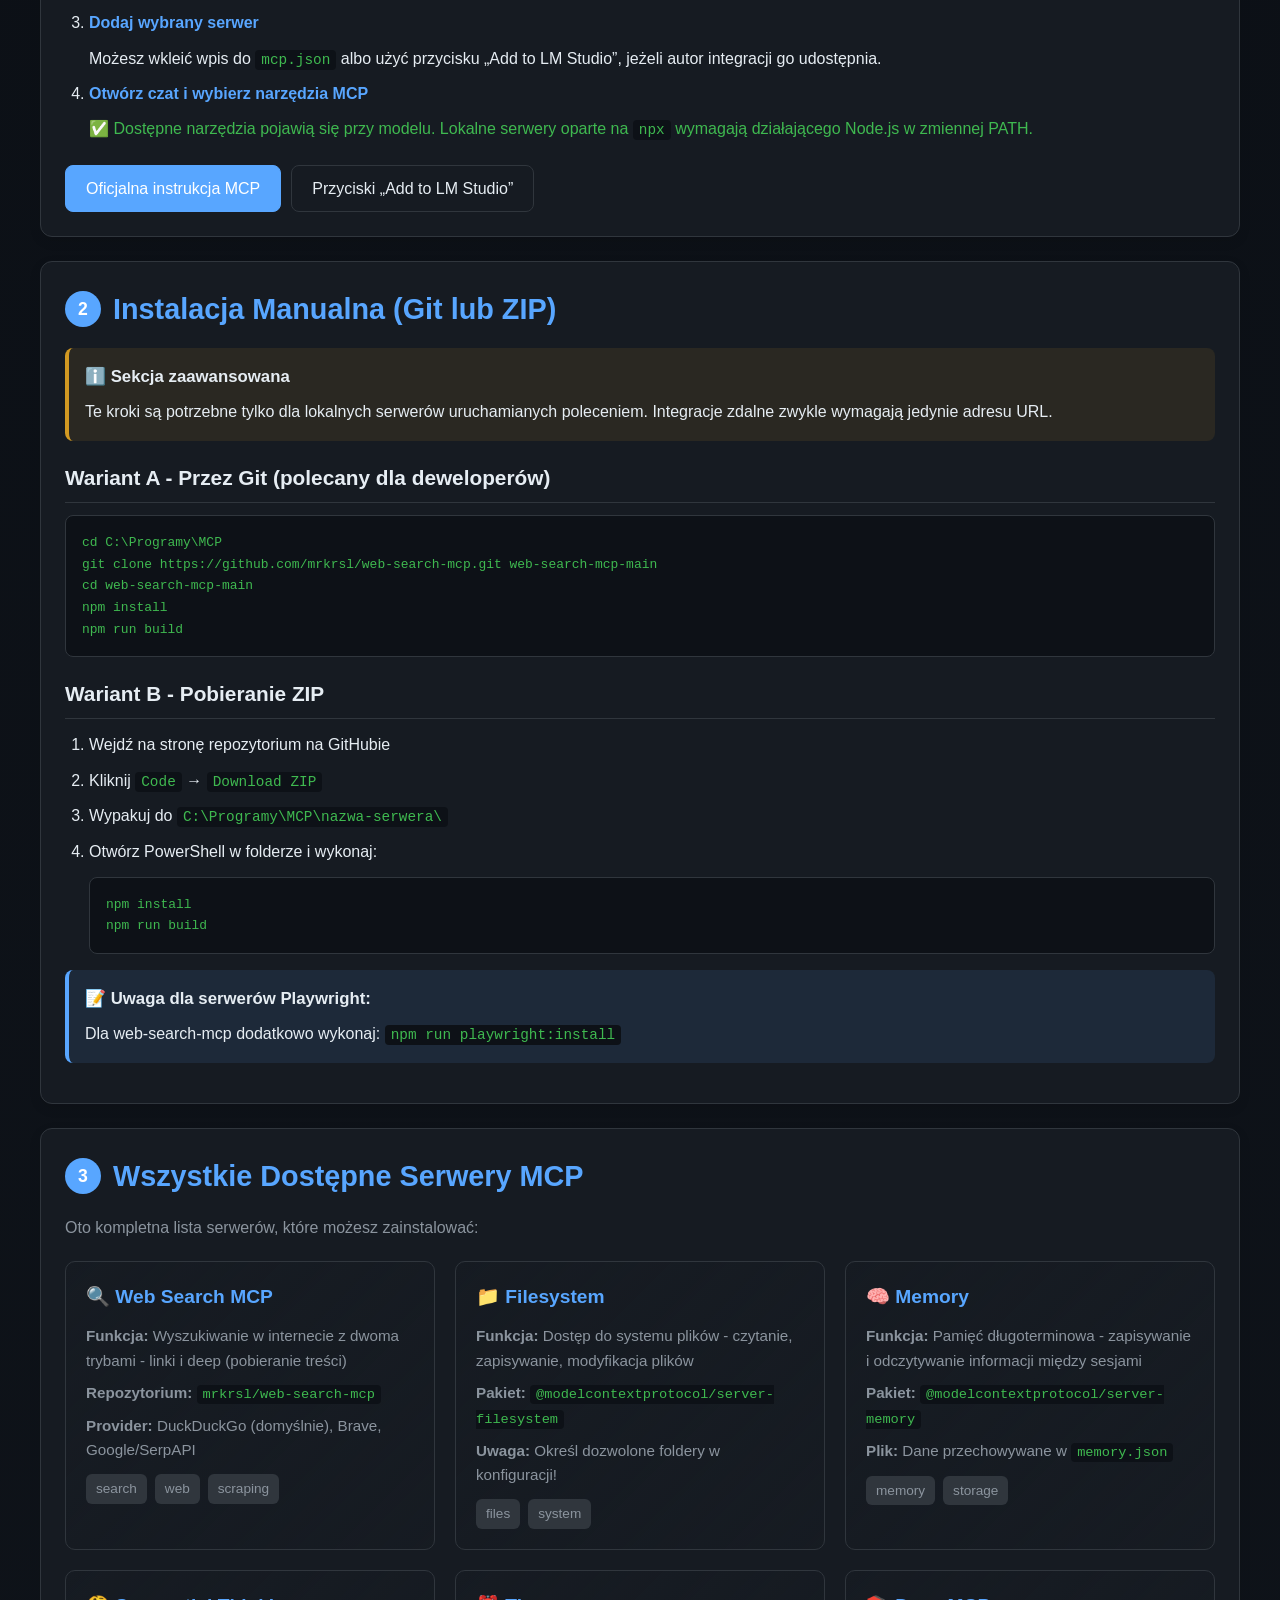
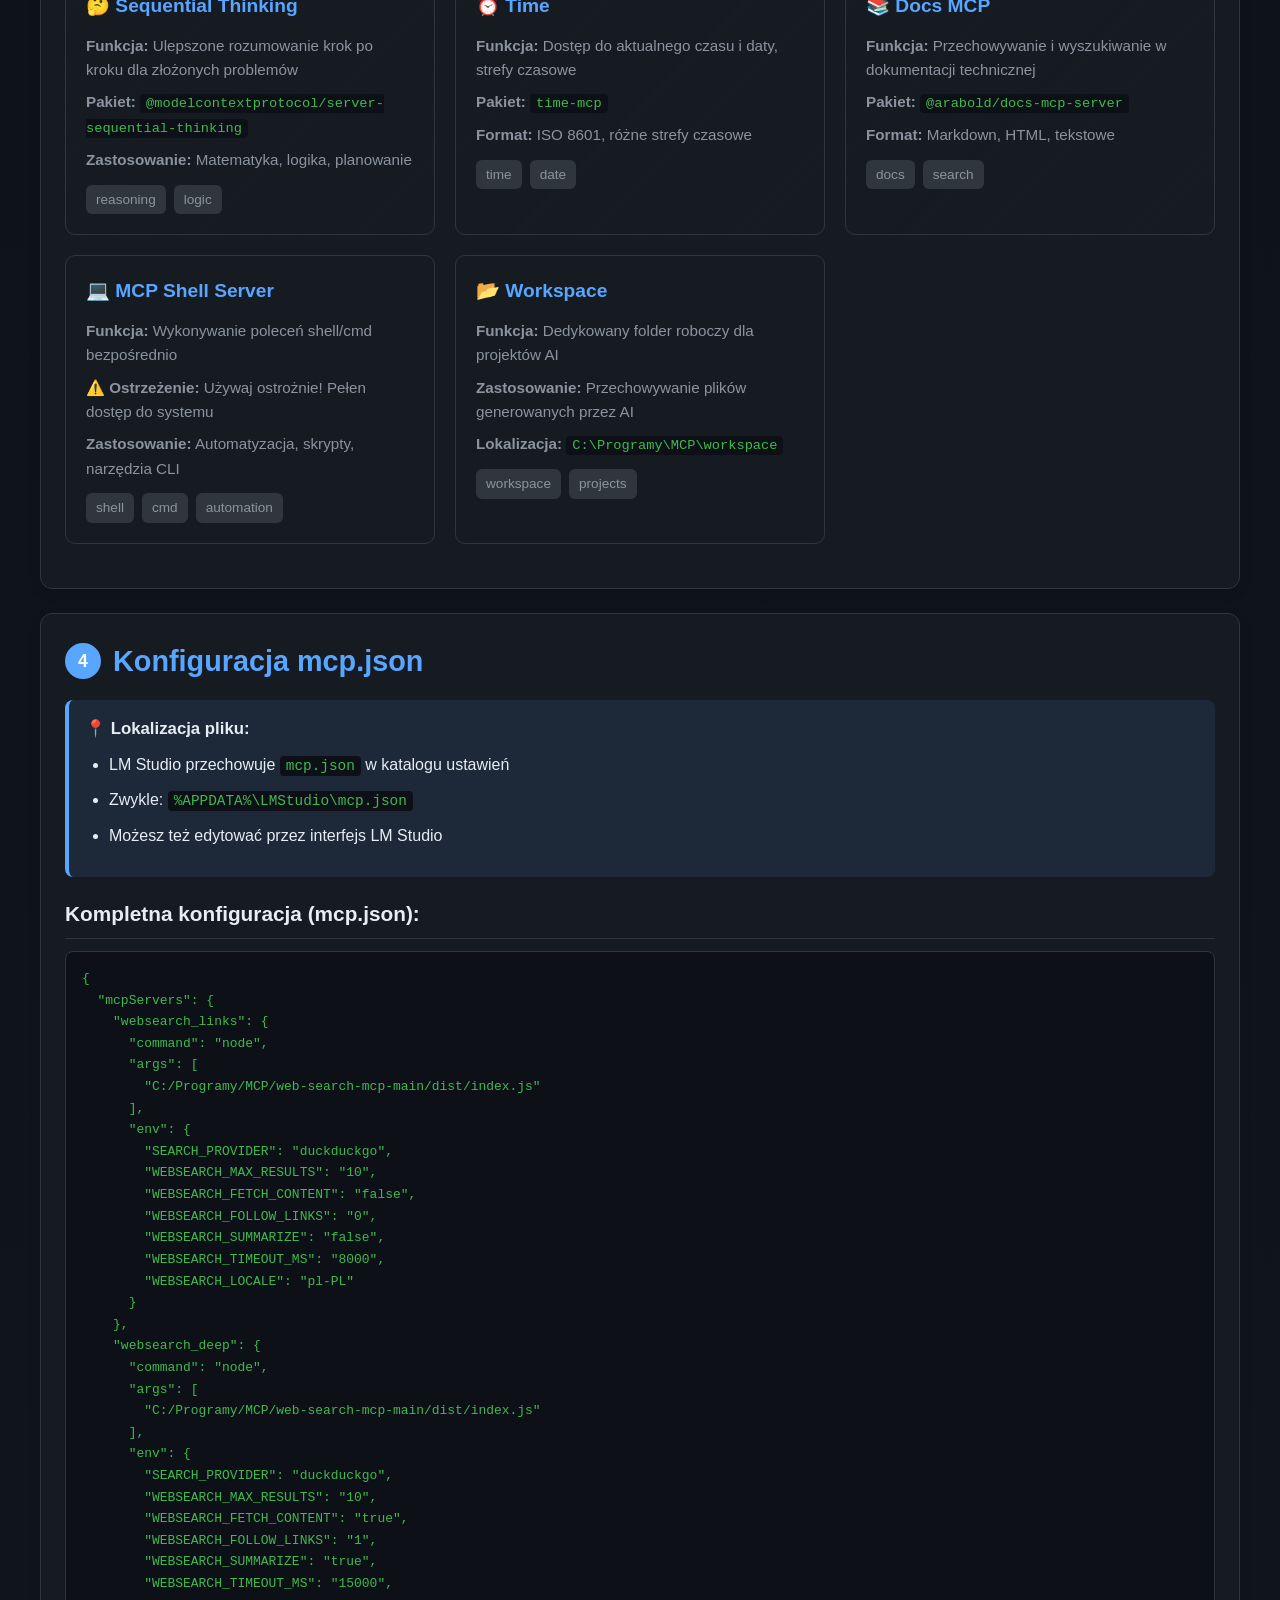
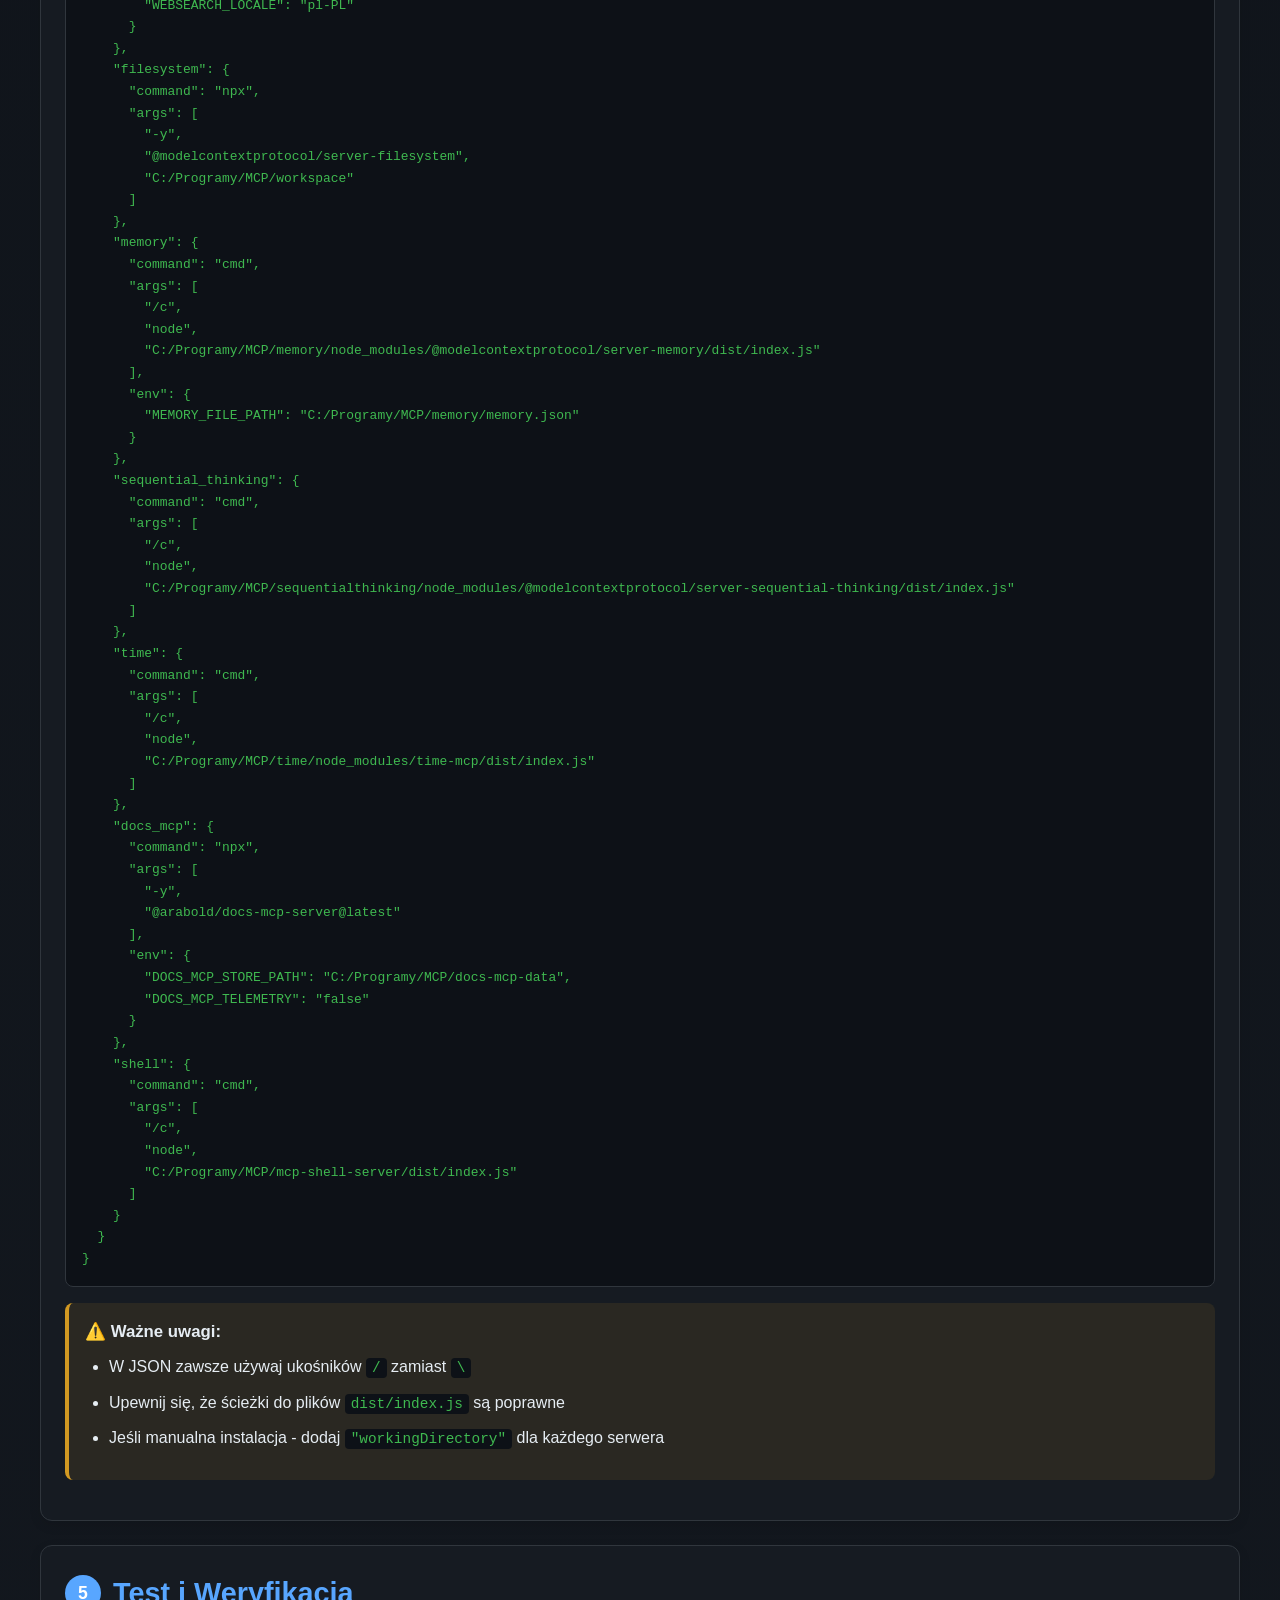
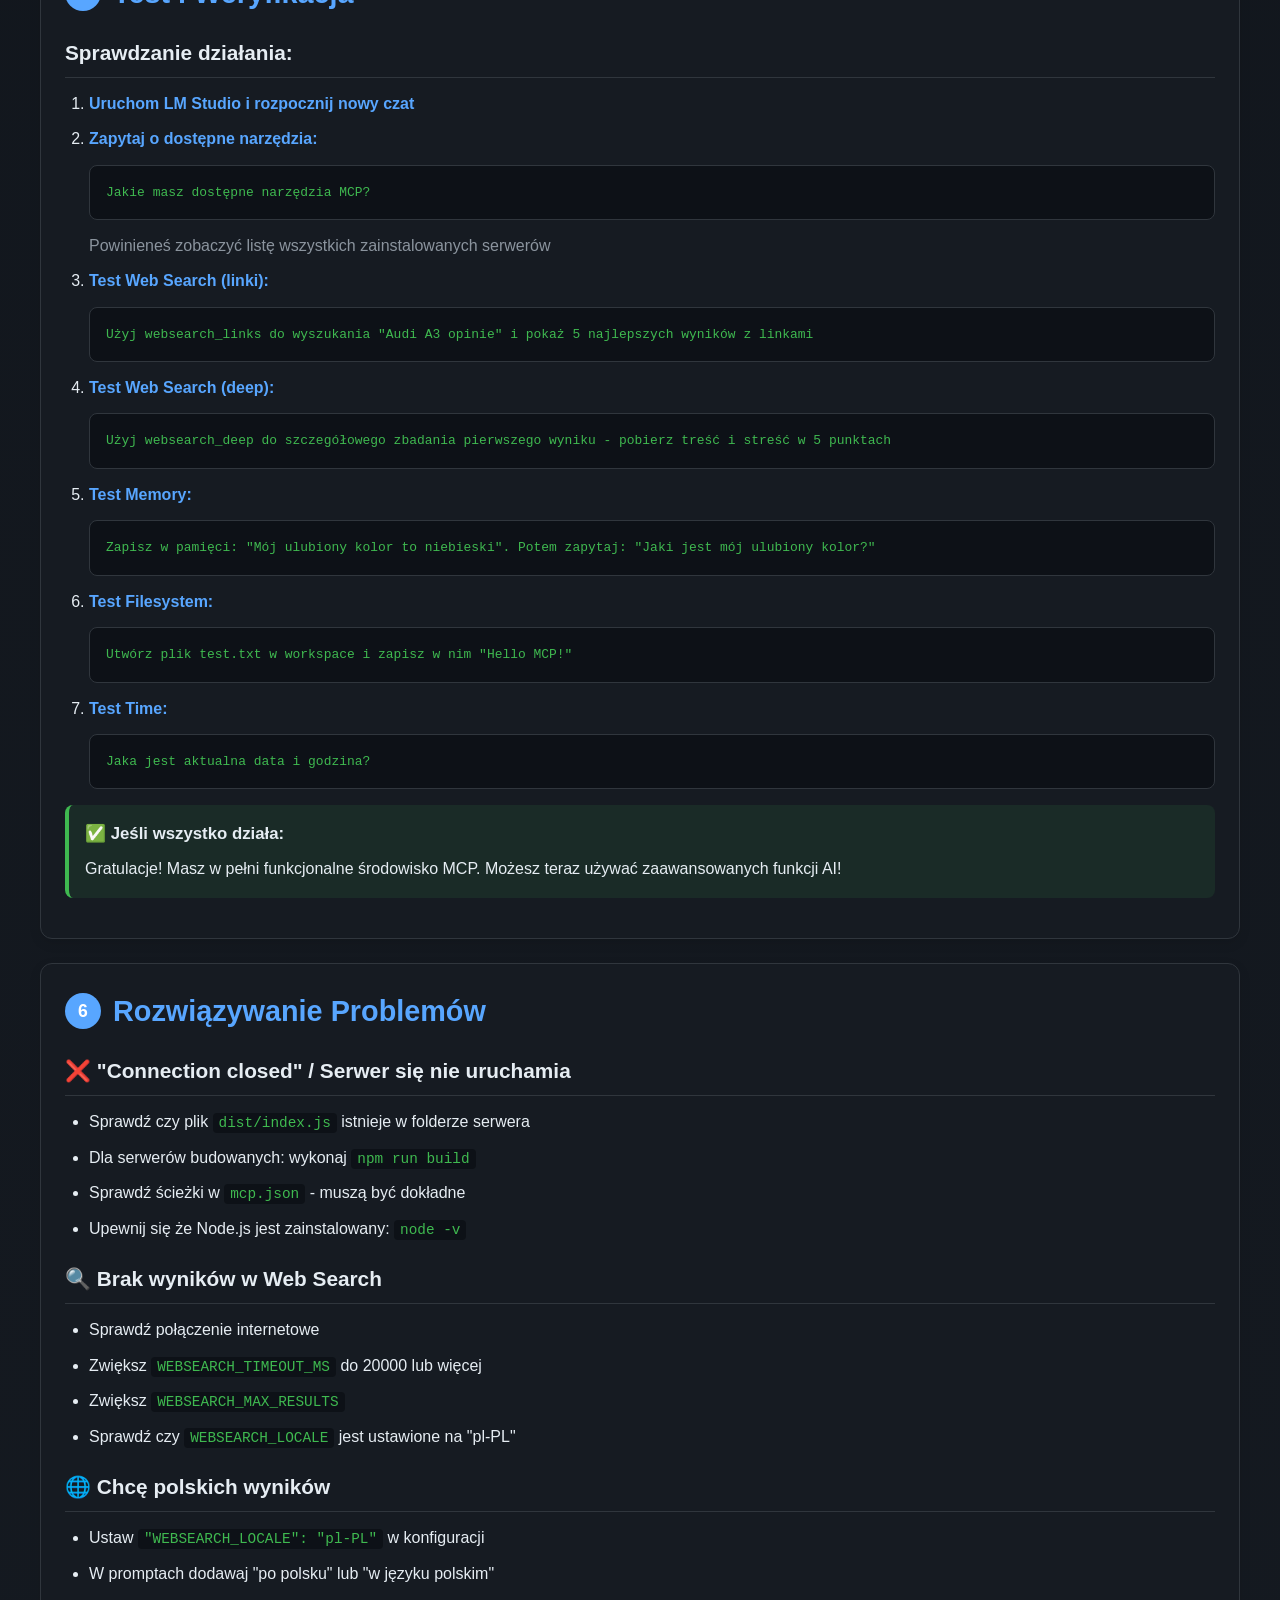
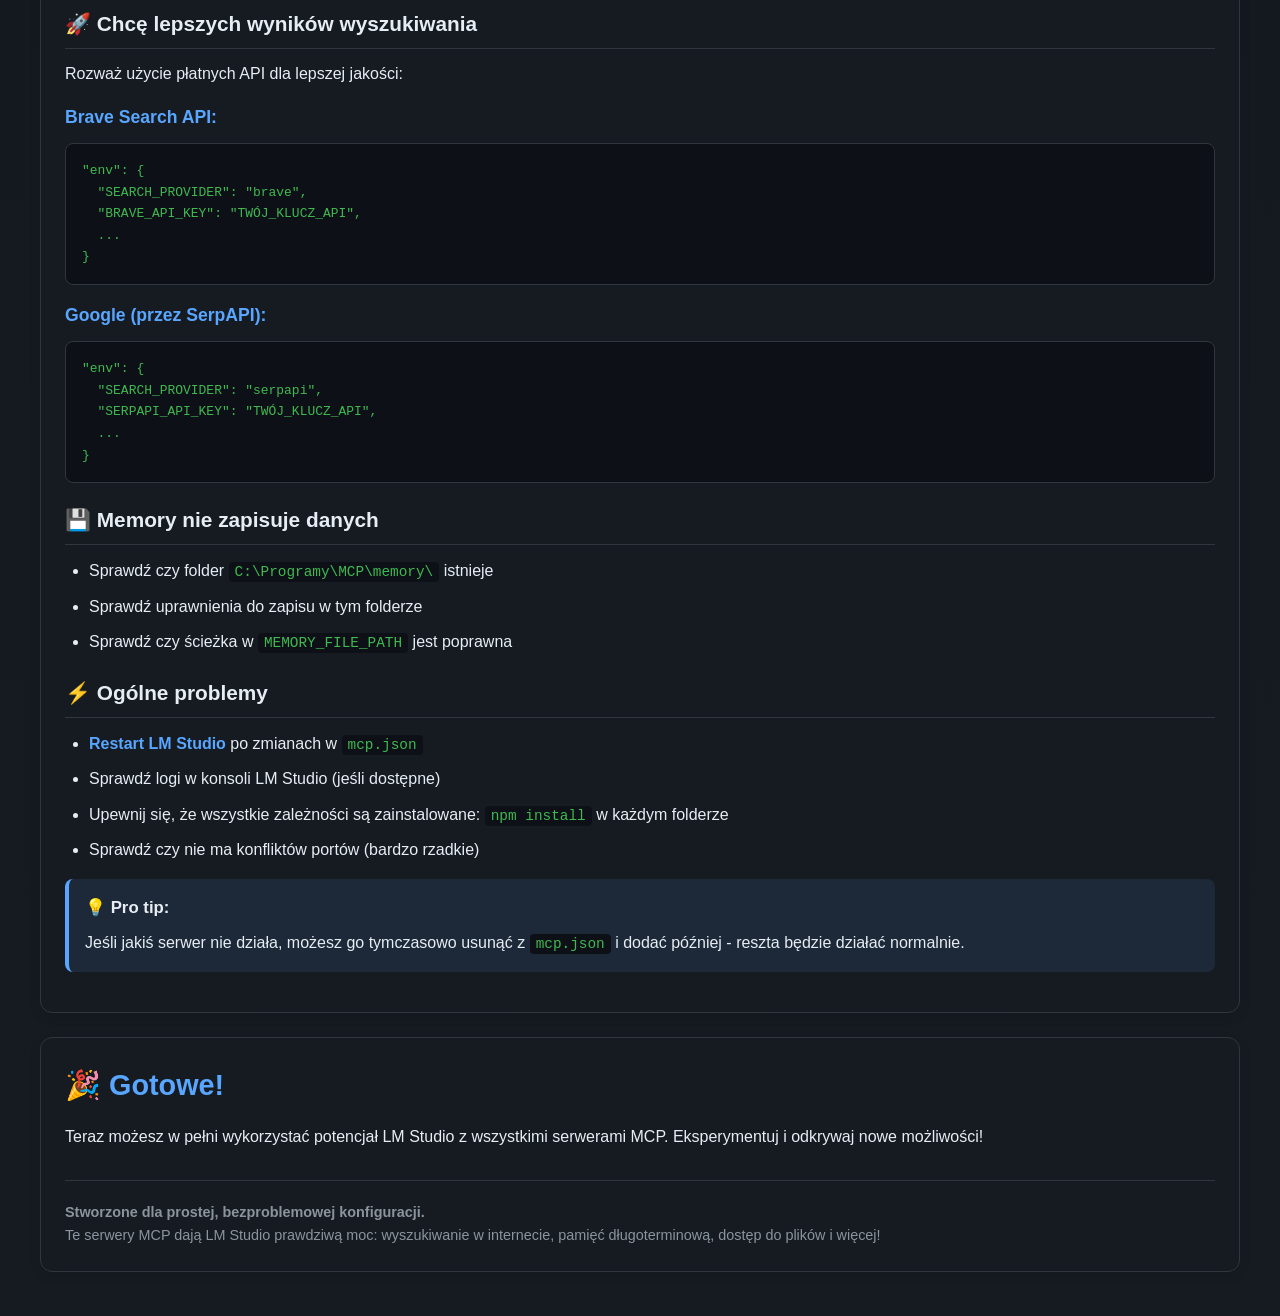
<file: cmd/launcher/web/lmstudio/mcp_complete_setup.html>
<!doctype html>
<html lang="pl">
<head>
<meta charset="utf-8" />
<meta name="viewport" content="width=device-width,initial-scale=1" />
<title>Przewodnik MCP dla LM Studio</title>
<style>
  :root{
    --bg:#0a0e14;
    --fg:#e6edf3;
    --muted:#8b949e;
    --card:#161b22;
    --border:#30363d;
    --accent:#58a6ff;
    --accent-hover:#79c0ff;
    --success:#3fb950;
    --warning:#d29922;
    --danger:#f85149;
    --code-bg:#0d1117;
    --gradient-1:#1f6feb;
    --gradient-2:#8957e5;
  }
  
  *{box-sizing:border-box;margin:0;padding:0}
  
  html,body{
    background:var(--bg);
    color:var(--fg);
    font-family:-apple-system,BlinkMacSystemFont,'Segoe UI',Roboto,'Helvetica Neue',Arial,sans-serif;
    line-height:1.6;
  }
  
  body{
    padding:20px;
    background:linear-gradient(180deg,#0a0e14 0%,#161b22 100%);
    min-height:100vh;
  }
  
  .container{
    max-width:1200px;
    margin:0 auto;
  }
  
  /* Header */
  header{
    text-align:center;
    padding:40px 20px;
    margin-bottom:40px;
    background:linear-gradient(135deg,var(--gradient-1) 0%,var(--gradient-2) 100%);
    border-radius:16px;
    box-shadow:0 8px 32px rgba(31,111,235,0.3);
  }
  
  header h1{
    font-size:2.5rem;
    font-weight:700;
    color:#fff;
    margin-bottom:12px;
    text-shadow:0 2px 8px rgba(0,0,0,0.3);
  }
  
  header p{
    font-size:1.1rem;
    color:rgba(255,255,255,0.9);
    font-weight:400;
  }
  
  /* Navigation */
  .nav-top{
    display:flex;
    justify-content:space-between;
    align-items:center;
    margin-bottom:30px;
    gap:12px;
    flex-wrap:wrap;
  }
  
  .btn{
    display:inline-flex;
    align-items:center;
    gap:8px;
    padding:10px 20px;
    background:var(--card);
    color:var(--fg);
    text-decoration:none;
    border:1px solid var(--border);
    border-radius:8px;
    font-weight:500;
    transition:all 0.2s;
  }
  
  .btn:hover{
    background:var(--border);
    border-color:var(--accent);
    transform:translateY(-2px);
  }
  
  .btn-primary{
    background:var(--accent);
    border-color:var(--accent);
    color:#fff;
  }
  
  .btn-primary:hover{
    background:var(--accent-hover);
    border-color:var(--accent-hover);
  }
  
  /* Sections */
  .section{
    background:var(--card);
    border:1px solid var(--border);
    border-radius:12px;
    padding:24px;
    margin-bottom:24px;
    box-shadow:0 4px 12px rgba(0,0,0,0.1);
  }
  
  .section h2{
    font-size:1.8rem;
    color:var(--accent);
    margin-bottom:16px;
    display:flex;
    align-items:center;
    gap:12px;
  }
  
  .section h3{
    font-size:1.3rem;
    color:var(--fg);
    margin:20px 0 12px;
    padding-bottom:8px;
    border-bottom:1px solid var(--border);
  }
  
  .section h4{
    font-size:1.1rem;
    color:var(--accent);
    margin:16px 0 8px;
  }
  
  /* Lists */
  ul,ol{
    margin:12px 0;
    padding-left:24px;
  }
  
  li{
    margin:8px 0;
    line-height:1.7;
  }
  
  li strong{
    color:var(--accent);
  }
  
  /* Code blocks */
  pre{
    background:var(--code-bg);
    border:1px solid var(--border);
    border-radius:8px;
    padding:16px;
    overflow-x:auto;
    margin:12px 0;
    font-family:'Courier New',Consolas,Monaco,monospace;
    font-size:0.9rem;
    line-height:1.5;
  }
  
  code{
    background:var(--code-bg);
    padding:2px 6px;
    border-radius:4px;
    font-family:'Courier New',Consolas,Monaco,monospace;
    font-size:0.9em;
    color:var(--success);
  }
  
  pre code{
    background:none;
    padding:0;
  }
  
  /* Alerts */
  .alert{
    padding:16px;
    border-radius:8px;
    margin:16px 0;
    border-left:4px solid;
  }
  
  .alert-info{
    background:rgba(88,166,255,0.1);
    border-color:var(--accent);
  }
  
  .alert-success{
    background:rgba(63,185,80,0.1);
    border-color:var(--success);
  }
  
  .alert-warning{
    background:rgba(210,153,34,0.1);
    border-color:var(--warning);
  }
  
  .alert-danger{
    background:rgba(248,81,73,0.1);
    border-color:var(--danger);
  }
  
  .alert strong{
    display:block;
    margin-bottom:8px;
    font-size:1.05em;
  }
  
  /* Grid for server cards */
  .server-grid{
    display:grid;
    grid-template-columns:repeat(auto-fit,minmax(320px,1fr));
    gap:20px;
    margin:20px 0;
  }
  
  .server-card{
    background:linear-gradient(135deg,var(--card) 0%,rgba(22,27,34,0.6) 100%);
    border:1px solid var(--border);
    border-radius:10px;
    padding:20px;
    transition:all 0.3s;
  }
  
  .server-card:hover{
    border-color:var(--accent);
    transform:translateY(-4px);
    box-shadow:0 8px 24px rgba(88,166,255,0.2);
  }
  
  .server-card h4{
    color:var(--accent);
    margin:0 0 12px;
    font-size:1.2rem;
  }
  
  .server-card p{
    color:var(--muted);
    margin:8px 0;
    font-size:0.95rem;
  }
  
  .server-card .tags{
    display:flex;
    flex-wrap:wrap;
    gap:8px;
    margin-top:12px;
  }
  
  .tag{
    background:var(--border);
    padding:4px 10px;
    border-radius:6px;
    font-size:0.85rem;
    color:var(--muted);
  }
  
  /* Path input */
  .path-box{
    display:flex;
    gap:10px;
    align-items:center;
    margin:12px 0;
    flex-wrap:wrap;
  }
  
  .path-input{
    flex:1;
    min-width:300px;
    background:var(--code-bg);
    border:1px solid var(--border);
    border-radius:8px;
    padding:12px;
    color:var(--fg);
    font-family:'Courier New',Consolas,Monaco,monospace;
    font-size:0.9rem;
  }
  
  .path-input:focus{
    outline:none;
    border-color:var(--accent);
  }
  
  /* Table of contents */
  .toc{
    background:rgba(88,166,255,0.05);
    border:1px solid var(--border);
    border-radius:10px;
    padding:20px;
    margin-bottom:30px;
  }
  
  .toc h3{
    color:var(--accent);
    margin:0 0 16px;
    border:none;
  }
  
  .toc ul{
    list-style:none;
    padding:0;
  }
  
  .toc li{
    margin:8px 0;
  }
  
  .toc a{
    color:var(--fg);
    text-decoration:none;
    transition:color 0.2s;
  }
  
  .toc a:hover{
    color:var(--accent);
  }
  
  /* Steps counter */
  .step-number{
    display:inline-flex;
    align-items:center;
    justify-content:center;
    width:36px;
    height:36px;
    background:var(--accent);
    color:#fff;
    border-radius:50%;
    font-weight:700;
    font-size:1.1rem;
  }
  
  /* Responsive */
  @media(max-width:768px){
    header h1{font-size:2rem}
    .section h2{font-size:1.5rem}
    .server-grid{grid-template-columns:1fr}
    .nav-top{justify-content:center}
  }
  
  /* Smooth scroll */
  html{scroll-behavior:smooth}
  
  /* Copy button */
  .copy-btn{
    background:var(--accent);
    border:none;
    color:#fff;
    padding:8px 16px;
    border-radius:6px;
    cursor:pointer;
    font-weight:500;
    transition:all 0.2s;
  }
  
  .copy-btn:hover{
    background:var(--accent-hover);
  }
  
  .copy-btn:active{
    transform:scale(0.95);
  }

  /* STICKY BACK BUTTON */
  .back-home-fixed {
    position: fixed;
    top: 20px;
    left: 20px;
    background: var(--card);
    color: var(--fg);
    text-decoration: none;
    border: 1px solid var(--border);
    border-radius: 50px;
    padding: 12px 24px;
    font-weight: 600;
    box-shadow: 0 4px 12px rgba(0,0,0,0.3);
    transition: all 0.2s;
    z-index: 2000;
    display: flex;
    align-items: center;
    gap: 8px;
    font-size: 0.95rem;
  }
  
  .back-home-fixed:hover {
    border-color: var(--accent);
    color: #fff;
    transform: translateY(-2px);
    box-shadow: 0 6px 16px rgba(0,0,0,0.4);
  }

  @media(max-width: 1300px) {
    /* Na mniejszych ekranach przycisk nie wchodzi na treść */
    .back-home-fixed {
      font-size: 0.85rem;
      padding: 10px 16px;
    }
  }
</style>
</head>
<body>

<a href="../index.html" class="back-home-fixed">← Wróć do szczegółów</a>

<div class="container">

<div class="nav-top" style="justify-content: flex-end;">
  <a href="#quick-start" class="btn btn-primary">🚀 Szybki Start</a>
</div>

<header>
  <h1>🔧 LM Studio + MCP</h1>
  <p>Aktualny przewodnik po podłączaniu narzędzi lokalnych i zdalnych do modeli uruchamianych na komputerze.</p>
</header>

<div class="toc">
  <h3>📋 Spis Treści</h3>
  <ul>
    <li><a href="#wymagania">0. Wymagania Wstępne</a></li>
    <li><a href="#quick-start">1. Szybki Start w LM Studio</a></li>
    <li><a href="#manual-install">2. Lokalne serwery MCP (Git/ZIP)</a></li>
    <li><a href="#servers">3. Wszystkie Serwery MCP</a></li>
    <li><a href="#config">4. Konfiguracja mcp.json</a></li>
    <li><a href="#test">5. Test i Weryfikacja</a></li>
    <li><a href="#troubleshooting">6. Rozwiązywanie Problemów</a></li>
  </ul>
</div>

<div class="section" id="wymagania">
  <h2><span class="step-number">0</span> Wymagania Wstępne</h2>
  
  <div class="alert alert-info">
    <strong>🔍 Sprawdź przed rozpoczęciem:</strong>
    <ul style="margin-top:8px">
      <li>Windows 10/11 (64-bit)</li>
      <li>LM Studio 0.3.17 lub nowsze</li>
      <li>Node.js LTS tylko dla lokalnych serwerów korzystających z <code>node</code> lub <code>npx</code></li>
      <li>Opcjonalnie: Git (do klonowania repozytoriów)</li>
    </ul>
  </div>
  
  <h3>Node.js dla lokalnych serwerów MCP</h3>
  <ol>
    <li>Pobierz Node.js LTS ze strony: <a href="https://nodejs.org/" style="color:var(--accent)">nodejs.org</a></li>
    <li>Zainstaluj z domyślnymi opcjami</li>
    <li>Sprawdź instalację: <code>node -v</code> i <code>npm -v</code></li>
  </ol>
</div>

<div class="section" id="quick-start">
  <h2><span class="step-number">1</span> Szybki Start w LM Studio</h2>
  
  <div class="alert alert-success">
    <strong>✅ Najprostsza metoda</strong>
    Zdalny serwer MCP nie wymaga kopiowania paczek ani tworzenia folderu <code>C:\Programy\MCP</code>.
  </div>
  
  <h3>Krok po kroku:</h3>
  
  <ol>
    <li>
      <strong>Uruchom LM Studio i otwórz zakładkę Program</strong>
      <p style="color:var(--muted);margin-top:8px">Znajdziesz ją w prawym panelu aplikacji.</p>
    </li>
    
    <li>
      <strong>Wybierz <code>Install</code> → <code>Edit mcp.json</code></strong>
      <p style="color:var(--muted)">LM Studio otworzy własny edytor konfiguracji. Po zapisaniu pliku automatycznie przeładuje serwery.</p>
    </li>
    
    <li>
      <strong>Dodaj wybrany serwer</strong>
      <p style="margin-top:8px">Możesz wkleić wpis do <code>mcp.json</code> albo użyć przycisku „Add to LM Studio”, jeżeli autor integracji go udostępnia.</p>
    </li>
    
    <li>
      <strong>Otwórz czat i wybierz narzędzia MCP</strong>
      <p style="color:var(--success);margin-top:8px">✅ Dostępne narzędzia pojawią się przy modelu. Lokalne serwery oparte na <code>npx</code> wymagają działającego Node.js w zmiennej PATH.</p>
    </li>
  </ol>

  <div style="display:flex;gap:10px;flex-wrap:wrap;margin-top:22px">
    <a class="btn btn-primary" href="https://lmstudio.ai/docs/app/mcp">Oficjalna instrukcja MCP</a>
    <a class="btn" href="https://lmstudio.ai/docs/app/mcp/deeplink">Przyciski „Add to LM Studio”</a>
  </div>
</div>

<div class="section" id="manual-install">
  <h2><span class="step-number">2</span> Instalacja Manualna (Git lub ZIP)</h2>
  
  <div class="alert alert-warning">
    <strong>ℹ️ Sekcja zaawansowana</strong>
    Te kroki są potrzebne tylko dla lokalnych serwerów uruchamianych poleceniem. Integracje zdalne zwykle wymagają jedynie adresu URL.
  </div>
  
  <h3>Wariant A - Przez Git (polecany dla deweloperów)</h3>
  <pre><code>cd C:\Programy\MCP
git clone https://github.com/mrkrsl/web-search-mcp.git web-search-mcp-main
cd web-search-mcp-main
npm install
npm run build</code></pre>
  
  <h3>Wariant B - Pobieranie ZIP</h3>
  <ol>
    <li>Wejdź na stronę repozytorium na GitHubie</li>
    <li>Kliknij <code>Code</code> → <code>Download ZIP</code></li>
    <li>Wypakuj do <code>C:\Programy\MCP\nazwa-serwera\</code></li>
    <li>Otwórz PowerShell w folderze i wykonaj:
      <pre><code>npm install
npm run build</code></pre>
    </li>
  </ol>
  
  <div class="alert alert-info">
    <strong>📝 Uwaga dla serwerów Playwright:</strong>
    Dla web-search-mcp dodatkowo wykonaj: <code>npm run playwright:install</code>
  </div>
</div>

<div class="section" id="servers">
  <h2><span class="step-number">3</span> Wszystkie Dostępne Serwery MCP</h2>
  
  <p style="color:var(--muted);margin-bottom:20px">Oto kompletna lista serwerów, które możesz zainstalować:</p>
  
  <div class="server-grid">
    
    <div class="server-card">
      <h4>🔍 Web Search MCP</h4>
      <p><strong>Funkcja:</strong> Wyszukiwanie w internecie z dwoma trybami - linki i deep (pobieranie treści)</p>
      <p><strong>Repozytorium:</strong> <code>mrkrsl/web-search-mcp</code></p>
      <p><strong>Provider:</strong> DuckDuckGo (domyślnie), Brave, Google/SerpAPI</p>
      <div class="tags">
        <span class="tag">search</span>
        <span class="tag">web</span>
        <span class="tag">scraping</span>
      </div>
    </div>
    
    <div class="server-card">
      <h4>📁 Filesystem</h4>
      <p><strong>Funkcja:</strong> Dostęp do systemu plików - czytanie, zapisywanie, modyfikacja plików</p>
      <p><strong>Pakiet:</strong> <code>@modelcontextprotocol/server-filesystem</code></p>
      <p><strong>Uwaga:</strong> Określ dozwolone foldery w konfiguracji!</p>
      <div class="tags">
        <span class="tag">files</span>
        <span class="tag">system</span>
      </div>
    </div>
    
    <div class="server-card">
      <h4>🧠 Memory</h4>
      <p><strong>Funkcja:</strong> Pamięć długoterminowa - zapisywanie i odczytywanie informacji między sesjami</p>
      <p><strong>Pakiet:</strong> <code>@modelcontextprotocol/server-memory</code></p>
      <p><strong>Plik:</strong> Dane przechowywane w <code>memory.json</code></p>
      <div class="tags">
        <span class="tag">memory</span>
        <span class="tag">storage</span>
      </div>
    </div>
    
    <div class="server-card">
      <h4>🤔 Sequential Thinking</h4>
      <p><strong>Funkcja:</strong> Ulepszone rozumowanie krok po kroku dla złożonych problemów</p>
      <p><strong>Pakiet:</strong> <code>@modelcontextprotocol/server-sequential-thinking</code></p>
      <p><strong>Zastosowanie:</strong> Matematyka, logika, planowanie</p>
      <div class="tags">
        <span class="tag">reasoning</span>
        <span class="tag">logic</span>
      </div>
    </div>
    
    <div class="server-card">
      <h4>⏰ Time</h4>
      <p><strong>Funkcja:</strong> Dostęp do aktualnego czasu i daty, strefy czasowe</p>
      <p><strong>Pakiet:</strong> <code>time-mcp</code></p>
      <p><strong>Format:</strong> ISO 8601, różne strefy czasowe</p>
      <div class="tags">
        <span class="tag">time</span>
        <span class="tag">date</span>
      </div>
    </div>
    
    <div class="server-card">
      <h4>📚 Docs MCP</h4>
      <p><strong>Funkcja:</strong> Przechowywanie i wyszukiwanie w dokumentacji technicznej</p>
      <p><strong>Pakiet:</strong> <code>@arabold/docs-mcp-server</code></p>
      <p><strong>Format:</strong> Markdown, HTML, tekstowe</p>
      <div class="tags">
        <span class="tag">docs</span>
        <span class="tag">search</span>
      </div>
    </div>
    
    <div class="server-card">
      <h4>💻 MCP Shell Server</h4>
      <p><strong>Funkcja:</strong> Wykonywanie poleceń shell/cmd bezpośrednio</p>
      <p><strong>⚠️ Ostrzeżenie:</strong> Używaj ostrożnie! Pełen dostęp do systemu</p>
      <p><strong>Zastosowanie:</strong> Automatyzacja, skrypty, narzędzia CLI</p>
      <div class="tags">
        <span class="tag">shell</span>
        <span class="tag">cmd</span>
        <span class="tag">automation</span>
      </div>
    </div>
    
    <div class="server-card">
      <h4>📂 Workspace</h4>
      <p><strong>Funkcja:</strong> Dedykowany folder roboczy dla projektów AI</p>
      <p><strong>Zastosowanie:</strong> Przechowywanie plików generowanych przez AI</p>
      <p><strong>Lokalizacja:</strong> <code>C:\Programy\MCP\workspace</code></p>
      <div class="tags">
        <span class="tag">workspace</span>
        <span class="tag">projects</span>
      </div>
    </div>
    
  </div>
</div>

<div class="section" id="config">
  <h2><span class="step-number">4</span> Konfiguracja mcp.json</h2>
  
  <div class="alert alert-info">
    <strong>📍 Lokalizacja pliku:</strong>
    <ul style="margin-top:8px">
      <li>LM Studio przechowuje <code>mcp.json</code> w katalogu ustawień</li>
      <li>Zwykle: <code>%APPDATA%\LMStudio\mcp.json</code></li>
      <li>Możesz też edytować przez interfejs LM Studio</li>
    </ul>
  </div>
  
  <h3>Kompletna konfiguracja (mcp.json):</h3>
  
  <pre><code>{
  "mcpServers": {
    "websearch_links": {
      "command": "node",
      "args": [
        "C:/Programy/MCP/web-search-mcp-main/dist/index.js"
      ],
      "env": {
        "SEARCH_PROVIDER": "duckduckgo",
        "WEBSEARCH_MAX_RESULTS": "10",
        "WEBSEARCH_FETCH_CONTENT": "false",
        "WEBSEARCH_FOLLOW_LINKS": "0",
        "WEBSEARCH_SUMMARIZE": "false",
        "WEBSEARCH_TIMEOUT_MS": "8000",
        "WEBSEARCH_LOCALE": "pl-PL"
      }
    },
    "websearch_deep": {
      "command": "node",
      "args": [
        "C:/Programy/MCP/web-search-mcp-main/dist/index.js"
      ],
      "env": {
        "SEARCH_PROVIDER": "duckduckgo",
        "WEBSEARCH_MAX_RESULTS": "10",
        "WEBSEARCH_FETCH_CONTENT": "true",
        "WEBSEARCH_FOLLOW_LINKS": "1",
        "WEBSEARCH_SUMMARIZE": "true",
        "WEBSEARCH_TIMEOUT_MS": "15000",
        "WEBSEARCH_LOCALE": "pl-PL"
      }
    },
    "filesystem": {
      "command": "npx",
      "args": [
        "-y",
        "@modelcontextprotocol/server-filesystem",
        "C:/Programy/MCP/workspace"
      ]
    },
    "memory": {
      "command": "cmd",
      "args": [
        "/c",
        "node",
        "C:/Programy/MCP/memory/node_modules/@modelcontextprotocol/server-memory/dist/index.js"
      ],
      "env": {
        "MEMORY_FILE_PATH": "C:/Programy/MCP/memory/memory.json"
      }
    },
    "sequential_thinking": {
      "command": "cmd",
      "args": [
        "/c",
        "node",
        "C:/Programy/MCP/sequentialthinking/node_modules/@modelcontextprotocol/server-sequential-thinking/dist/index.js"
      ]
    },
    "time": {
      "command": "cmd",
      "args": [
        "/c",
        "node",
        "C:/Programy/MCP/time/node_modules/time-mcp/dist/index.js"
      ]
    },
    "docs_mcp": {
      "command": "npx",
      "args": [
        "-y",
        "@arabold/docs-mcp-server@latest"
      ],
      "env": {
        "DOCS_MCP_STORE_PATH": "C:/Programy/MCP/docs-mcp-data",
        "DOCS_MCP_TELEMETRY": "false"
      }
    },
    "shell": {
      "command": "cmd",
      "args": [
        "/c",
        "node",
        "C:/Programy/MCP/mcp-shell-server/dist/index.js"
      ]
    }
  }
}</code></pre>
  
  <div class="alert alert-warning">
    <strong>⚠️ Ważne uwagi:</strong>
    <ul style="margin-top:8px">
      <li>W JSON zawsze używaj ukośników <code>/</code> zamiast <code>\</code></li>
      <li>Upewnij się, że ścieżki do plików <code>dist/index.js</code> są poprawne</li>
      <li>Jeśli manualna instalacja - dodaj <code>"workingDirectory"</code> dla każdego serwera</li>
    </ul>
  </div>
</div>

<div class="section" id="test">
  <h2><span class="step-number">5</span> Test i Weryfikacja</h2>
  
  <h3>Sprawdzanie działania:</h3>
  
  <ol>
    <li>
      <strong>Uruchom LM Studio i rozpocznij nowy czat</strong>
    </li>
    
    <li>
      <strong>Zapytaj o dostępne narzędzia:</strong>
      <pre><code>Jakie masz dostępne narzędzia MCP?</code></pre>
      <p style="color:var(--muted)">Powinieneś zobaczyć listę wszystkich zainstalowanych serwerów</p>
    </li>
    
    <li>
      <strong>Test Web Search (linki):</strong>
      <pre><code>Użyj websearch_links do wyszukania "Audi A3 opinie" i pokaż 5 najlepszych wyników z linkami</code></pre>
    </li>
    
    <li>
      <strong>Test Web Search (deep):</strong>
      <pre><code>Użyj websearch_deep do szczegółowego zbadania pierwszego wyniku - pobierz treść i streść w 5 punktach</code></pre>
    </li>
    
    <li>
      <strong>Test Memory:</strong>
      <pre><code>Zapisz w pamięci: "Mój ulubiony kolor to niebieski". Potem zapytaj: "Jaki jest mój ulubiony kolor?"</code></pre>
    </li>
    
    <li>
      <strong>Test Filesystem:</strong>
      <pre><code>Utwórz plik test.txt w workspace i zapisz w nim "Hello MCP!"</code></pre>
    </li>
    
    <li>
      <strong>Test Time:</strong>
      <pre><code>Jaka jest aktualna data i godzina?</code></pre>
    </li>
  </ol>
  
  <div class="alert alert-success">
    <strong>✅ Jeśli wszystko działa:</strong>
    Gratulacje! Masz w pełni funkcjonalne środowisko MCP. Możesz teraz używać zaawansowanych funkcji AI!
  </div>
</div>

<div class="section" id="troubleshooting">
  <h2><span class="step-number">6</span> Rozwiązywanie Problemów</h2>
  
  <h3>❌ "Connection closed" / Serwer się nie uruchamia</h3>
  <ul>
    <li>Sprawdź czy plik <code>dist/index.js</code> istnieje w folderze serwera</li>
    <li>Dla serwerów budowanych: wykonaj <code>npm run build</code></li>
    <li>Sprawdź ścieżki w <code>mcp.json</code> - muszą być dokładne</li>
    <li>Upewnij się że Node.js jest zainstalowany: <code>node -v</code></li>
  </ul>
  
  <h3>🔍 Brak wyników w Web Search</h3>
  <ul>
    <li>Sprawdź połączenie internetowe</li>
    <li>Zwiększ <code>WEBSEARCH_TIMEOUT_MS</code> do 20000 lub więcej</li>
    <li>Zwiększ <code>WEBSEARCH_MAX_RESULTS</code></li>
    <li>Sprawdź czy <code>WEBSEARCH_LOCALE</code> jest ustawione na "pl-PL"</li>
  </ul>
  
  <h3>🌐 Chcę polskich wyników</h3>
  <ul>
    <li>Ustaw <code>"WEBSEARCH_LOCALE": "pl-PL"</code> w konfiguracji</li>
    <li>W promptach dodawaj "po polsku" lub "w języku polskim"</li>
  </ul>
  
  <h3>🚀 Chcę lepszych wyników wyszukiwania</h3>
  <p>Rozważ użycie płatnych API dla lepszej jakości:</p>
  
  <h4>Brave Search API:</h4>
  <pre><code>"env": {
  "SEARCH_PROVIDER": "brave",
  "BRAVE_API_KEY": "TWÓJ_KLUCZ_API",
  ...
}</code></pre>
  
  <h4>Google (przez SerpAPI):</h4>
  <pre><code>"env": {
  "SEARCH_PROVIDER": "serpapi",
  "SERPAPI_API_KEY": "TWÓJ_KLUCZ_API",
  ...
}</code></pre>
  
  <h3>💾 Memory nie zapisuje danych</h3>
  <ul>
    <li>Sprawdź czy folder <code>C:\Programy\MCP\memory\</code> istnieje</li>
    <li>Sprawdź uprawnienia do zapisu w tym folderze</li>
    <li>Sprawdź czy ścieżka w <code>MEMORY_FILE_PATH</code> jest poprawna</li>
  </ul>
  
  <h3>⚡ Ogólne problemy</h3>
  <ul>
    <li><strong>Restart LM Studio</strong> po zmianach w <code>mcp.json</code></li>
    <li>Sprawdź logi w konsoli LM Studio (jeśli dostępne)</li>
    <li>Upewnij się, że wszystkie zależności są zainstalowane: <code>npm install</code> w każdym folderze</li>
    <li>Sprawdź czy nie ma konfliktów portów (bardzo rzadkie)</li>
  </ul>
  
  <div class="alert alert-info">
    <strong>💡 Pro tip:</strong>
    Jeśli jakiś serwer nie działa, możesz go tymczasowo usunąć z <code>mcp.json</code> i dodać później - reszta będzie działać normalnie.
  </div>
</div>

<div class="section">
  <h2>🎉 Gotowe!</h2>
  <p>Teraz możesz w pełni wykorzystać potencjał LM Studio z wszystkimi serwerami MCP. Eksperymentuj i odkrywaj nowe możliwości!</p>
  
  <div style="margin-top:30px;padding-top:20px;border-top:1px solid var(--border);color:var(--muted);font-size:0.9rem">
    <p><strong>Stworzone dla prostej, bezproblemowej konfiguracji.</strong></p>
    <p>Te serwery MCP dają LM Studio prawdziwą moc: wyszukiwanie w internecie, pamięć długoterminową, dostęp do plików i więcej!</p>
  </div>
</div>

</div>

<script>
var returnProgram = new URLSearchParams(window.location.search).get('returnProgram');
try {
  returnProgram = returnProgram || sessionStorage.getItem('launcher-return-program') || 'LM Studio';
  if (returnProgram) sessionStorage.setItem('launcher-return-program', returnProgram);
} catch (error) {
  console.warn('Nie udało się odczytać strony powrotnej:', error);
}
if (returnProgram) {
  document.querySelector('.back-home-fixed').href = '../index.html?details=' + encodeURIComponent(returnProgram);
}

document.addEventListener('click', function (event) {
  var link = event.target.closest('a[href]');
  if (!link) return;
  var href = link.getAttribute('href') || '';
  if (!/^https?:/i.test(href)) return;
  event.preventDefault();
  if (window.api && typeof window.api.open_url === 'function') {
    window.api.open_url(href);
  } else {
    window.open(href, '_blank', 'noopener');
  }
});
</script>

</body>
</html>
</file>
<file: cmd/launcher/web/css/app.css>
/* ============================================================
   Centrum Narzędzi — Unified Design System
   Dark-first "pro tool" aesthetic (Linear / Raycast / Vercel).
   Calm surfaces, hairline borders, soft diffuse shadows,
   green accent used sparingly. Offline-safe: Inter bundled
   locally (no network). Legacy token names retained so
   not-yet-migrated pages keep rendering.
   ============================================================ */

/* ---- Local font: Inter variable, ships on the USB, no CDN ---- */
@font-face {
    font-family: 'Inter';
    font-style: normal;
    font-weight: 100 900;
    font-display: swap;
    src: url('../fonts/inter-variable.woff2') format('woff2');
}

:root {
    /* ---------- Surfaces — dark, cool slate undertone ---------- */
    --bg-primary:   #0b0e14;   /* app base            */
    --bg-secondary: #10141b;   /* inset / recessed    */
    --bg-elevated:  #161b24;   /* cards               */
    --bg-overlay:   #1c222d;   /* menus, modals, popovers */
    --bg-hover:     rgba(255, 255, 255, 0.045);
    --bg-active:    rgba(255, 255, 255, 0.075);

    --glass-bg:     rgba(255, 255, 255, 0.04);
    --glass-border: rgba(255, 255, 255, 0.08);

    /* ---------- Borders — low-contrast hairlines ---------- */
    --border-subtle: rgba(255, 255, 255, 0.05);
    --border-color:  rgba(255, 255, 255, 0.08);
    --border-hover:  rgba(255, 255, 255, 0.14);
    --border-strong: rgba(255, 255, 255, 0.14);

    /* ---------- Text — 3 legible levels ---------- */
    --text-primary:   #eef1f5;
    --text-secondary: #a7b0bd;
    --text-muted:     #7b8494;
    --text-tertiary:  #7b8494;   /* legacy alias */
    --text-inverse:   #052e16;   /* text on accent green (both themes) */

    /* ---------- Accent — refined emerald, used sparingly ---------- */
    --accent-primary:   #22c55e;
    --accent-hover:     #16a34a;
    --accent-secondary: #4ade80;
    --accent-contrast:  #052e16;
    --accent-soft:      rgba(34, 197, 94, 0.12);
    --accent-border:    rgba(34, 197, 94, 0.40);
    --accent-glow:      rgba(34, 197, 94, 0.25);

    --accent-blue:   #4d9fff;
    --accent-purple: #8b5cf6;
    --purple-soft:   rgba(139, 92, 246, 0.14);

    /* ---------- Semantic — each with a soft tint bg ---------- */
    --success:  #22c55e;  --success-soft: rgba(34, 197, 94, 0.13);
    --danger:   #ef4444;  --danger-soft:  rgba(239, 68, 68, 0.13);  --danger-hover: #dc2626;
    --warn:     #f59e0b;  --warn-soft:    rgba(245, 158, 11, 0.14);  --warn-border: rgba(245, 158, 11, 0.25);
    --info:     #4d9fff;  --info-soft:    rgba(77, 159, 255, 0.14);

    /* ---------- Semantic TEXT colors ----------
       The *-soft tints and the raw hues are tuned for dark. On the light
       theme's white surfaces the same hues drop to ~2:1 contrast, so every
       place that paints TEXT (not a border/fill) in a semantic color uses
       these instead. In dark they alias the bright hue (accent uses the
       lighter --accent-secondary, which reads better on dark tints);
       body.light-theme darkens all of them to pass AA on white. */
    --accent-text: var(--accent-secondary);
    --success-text: var(--success);
    --danger-text:  var(--danger);
    --warn-text:    var(--warn);
    --info-text:    var(--info);
    --purple-text:  var(--accent-purple);

    /* ---------- Gradients — hero / brand text only ---------- */
    --gradient-primary:   linear-gradient(135deg, #34d977 0%, #1aae51 100%);
    --gradient-secondary: linear-gradient(135deg, #4d9fff 0%, #8b5cf6 100%);

    /* ---------- Spacing — 4px grid ---------- */
    --space-1: 4px;  --space-2: 8px;  --space-3: 12px;  --space-4: 16px;
    --space-5: 20px; --space-6: 24px; --space-8: 32px;  --space-10: 40px; --space-12: 48px;

    /* ---------- Typography ---------- */
    --font-sans: 'Inter', 'Segoe UI Variable Display', 'Segoe UI', system-ui, -apple-system, BlinkMacSystemFont, sans-serif;
    --font-mono: ui-monospace, 'Cascadia Code', 'SF Mono', Menlo, Consolas, monospace;
    /* Full step scale. `sm2` / `lg2` are half-steps kept for the dense
       management/config UIs, which need 14px and 20px between the
       t-shirt sizes. Never introduce a raw px font-size — pick the
       nearest step here instead. */
    --fs-3xs:  0.625rem;   /* 10 — micro meta, dense table captions */
    --fs-2xs:  0.6875rem;  /* 11 — small labels, compact chips      */
    --fs-xs:   0.75rem;    /* 12 */
    --fs-sm:   0.8125rem;  /* 13 */
    --fs-sm2:  0.875rem;   /* 14 — half-step: sub-headings in dense UI */
    --fs-base: 0.9375rem;  /* 15 — body */
    --fs-md:   1rem;       /* 16 */
    --fs-lg:   1.125rem;   /* 18 */
    --fs-lg2:  1.25rem;    /* 20 — half-step: section icons, panel titles */
    --fs-xl:   1.375rem;   /* 22 */
    --fs-2xl:  1.75rem;    /* 28 */
    --fs-3xl:  2rem;       /* 32 — hero emoji / large glyph icons */

    /* ---------- Radii ---------- */
    --border-radius-sm: 6px;    /* chips, small controls */
    --border-radius-md: 10px;   /* buttons, inputs       */
    --border-radius-lg: 14px;   /* cards                 */
    --border-radius-xl: 20px;   /* modals                */
    --radius-pill: 999px;

    /* ---------- Shadows — soft, low, diffuse ---------- */
    --shadow-sm: 0 1px 2px rgba(0, 0, 0, 0.30), 0 1px 3px rgba(0, 0, 0, 0.20);
    --shadow-md: 0 4px 14px rgba(0, 0, 0, 0.32);
    --shadow-lg: 0 14px 34px rgba(0, 0, 0, 0.42);
    --shadow-xl: 0 26px 60px rgba(0, 0, 0, 0.52);

    /* ---------- Focus ring ---------- */
    --focus-ring: 0 0 0 3px rgba(34, 197, 94, 0.32);

    /* ---------- Layout ---------- */
    --header-height: 90px;
    --sidebar-width: 280px;

    /* ---------- Motion ---------- */
    --transition-fast:   120ms cubic-bezier(0.4, 0, 0.2, 1);
    --transition-normal: 180ms cubic-bezier(0.4, 0, 0.2, 1);
}

* {
    box-sizing: border-box;
    margin: 0;
    padding: 0;
}

html {
    scroll-behavior: smooth;
    height: 100%;
}

body {
    font-family: var(--font-sans);
    background: var(--bg-primary);
    background-image:
        radial-gradient(ellipse 1100px 620px at 12% -8%, rgba(34, 197, 94, 0.10) 0%, transparent 60%),
        radial-gradient(ellipse 900px 600px at 100% 108%, rgba(77, 159, 255, 0.06) 0%, transparent 60%);
    background-attachment: fixed;
    color: var(--text-primary);
    margin: 0;
    font-size: var(--fs-base);
    line-height: 1.55;
    overflow: hidden;
    -webkit-font-smoothing: antialiased;
    height: 100%;
    min-height: 100vh;
}

/* Initial loading gate — only becomes visible when startup exceeds 550 ms. */
.coredeck-loading {
    position: fixed;
    inset: 0;
    z-index: 10000;
    display: grid;
    place-content: center;
    justify-items: center;
    gap: 22px;
    overflow: hidden;
    color: #eef1f5;
    background:
        radial-gradient(circle at 50% 43%, rgba(34, 197, 94, 0.10), transparent 28%),
        radial-gradient(circle at 40% 50%, rgba(139, 92, 246, 0.09), transparent 38%),
        #0b0e14;
    opacity: 0;
    visibility: hidden;
    transition: opacity 220ms ease, visibility 0s linear 220ms;
}

.coredeck-loading::before {
    content: '';
    position: absolute;
    inset: 0;
    background-image:
        linear-gradient(rgba(255, 255, 255, 0.018) 1px, transparent 1px),
        linear-gradient(90deg, rgba(255, 255, 255, 0.018) 1px, transparent 1px);
    background-size: 42px 42px;
    mask-image: radial-gradient(circle at center, black, transparent 72%);
    pointer-events: none;
}

.coredeck-loading.is-visible {
    opacity: 1;
    visibility: visible;
    transition-delay: 0s;
}

.coredeck-loading.is-leaving {
    opacity: 0;
    visibility: hidden;
    transition: opacity 220ms ease, visibility 0s linear 220ms;
}

.coredeck-loading-mark {
    position: relative;
    width: 108px;
    height: 108px;
    display: grid;
    place-items: center;
}

.coredeck-loading-mark img {
    width: 88px;
    height: 88px;
    border-radius: 22px;
    box-shadow: 0 18px 48px rgba(0, 0, 0, 0.45);
    animation: coredeck-mark-enter 520ms cubic-bezier(0.2, 0.8, 0.2, 1) both;
}

.coredeck-loading-orbit {
    position: absolute;
    inset: 0;
    border: 1px solid rgba(255, 255, 255, 0.08);
    border-top-color: rgba(74, 222, 128, 0.85);
    border-right-color: rgba(139, 92, 246, 0.70);
    border-radius: 50%;
    animation: coredeck-orbit 1.25s linear infinite;
}

.coredeck-loading-copy {
    display: grid;
    justify-items: center;
    gap: 5px;
}

.coredeck-loading-copy strong {
    font-size: var(--fs-2xl);
    line-height: 1;
    letter-spacing: -0.035em;
}

.coredeck-loading-copy span,
.coredeck-loading p {
    color: #7b8494;
    font-size: var(--fs-xs);
    font-weight: 600;
    letter-spacing: 0.09em;
    text-transform: uppercase;
}

.coredeck-loading-progress {
    width: 180px;
    height: 2px;
    overflow: hidden;
    border-radius: var(--radius-pill);
    background: rgba(255, 255, 255, 0.07);
}

.coredeck-loading-progress span {
    display: block;
    width: 42%;
    height: 100%;
    border-radius: inherit;
    background: linear-gradient(90deg, #8b5cf6, #22c55e);
    animation: coredeck-progress 1.05s ease-in-out infinite;
}

.coredeck-loading p {
    min-height: 1em;
    margin-top: -10px;
    font-size: var(--fs-2xs);
    letter-spacing: 0.04em;
    text-transform: none;
}

@keyframes coredeck-orbit {
    to { transform: rotate(360deg); }
}

@keyframes coredeck-progress {
    0% { transform: translateX(-115%); }
    55% { transform: translateX(115%); }
    100% { transform: translateX(280%); }
}

@keyframes coredeck-mark-enter {
    from { opacity: 0; transform: scale(0.88); }
    to { opacity: 1; transform: scale(1); }
}

img,
svg,
video,
canvas {
    max-width: 100%;
}

button,
input,
select,
textarea {
    max-width: 100%;
}

/* HEADER — CSS Grid layout: brand | wide central search | navigation */
.main-header {
    position: fixed;
    top: 0;
    left: 0;
    width: 100%;
    min-height: var(--header-height);
    background: var(--glass-bg);
    backdrop-filter: blur(20px) saturate(180%);
    -webkit-backdrop-filter: blur(20px) saturate(180%);
    border-bottom: 1px solid var(--glass-border);
    display: grid;
    grid-template-columns: auto minmax(320px, 1fr) auto;
    align-items: center;
    gap: 16px;
    padding: 10px 16px 10px 24px;
    padding-left: calc(var(--sidebar-width) + 24px);
    z-index: 1000;
    box-shadow: var(--shadow-sm);
}

.header-brand {
    display: flex;
    flex-direction: column;
    gap: 2px;
}

.main-header h1 {
    font-size: 1.5rem;
    font-weight: 700;
    letter-spacing: -0.02em;
    background: var(--gradient-primary);
    -webkit-background-clip: text;
    -webkit-text-fill-color: transparent;
    background-clip: text;
}

.header-subtitle {
    font-size: 0.75rem;
    color: var(--text-muted);
    font-weight: 500;
    text-transform: uppercase;
    letter-spacing: 0.05em;
}

/* HEADER CONTROLS — navigation and preferences, one consistent style */
.header-controls {
    display: flex;
    align-items: center;
    flex-wrap: wrap;
    justify-content: flex-end;
    gap: 6px;
    min-width: 0;
}

.header-controls > .btn,
.header-controls > .lang-select,
.header-controls .nav-btn {
    flex: 0 0 auto;
    white-space: nowrap;
    height: 38px;
    display: inline-flex;
    align-items: center;
    gap: 6px;
    padding: 0 12px;
    font-size: var(--fs-sm);
    font-weight: 600;
    line-height: 1;
    border-radius: var(--border-radius-md);
}

.header-controls .nav-btn {
    background: transparent;
    border-color: transparent;
    color: var(--text-secondary);
}

.header-controls .nav-btn:hover,
.header-controls .nav-btn:focus-visible {
    background: var(--bg-hover);
    border-color: var(--border-color);
    color: var(--text-primary);
}

.header-controls .nav-btn:focus-visible,
.header-controls > .theme-btn:focus-visible,
.header-controls > .lang-select:focus-visible {
    outline: none;
    box-shadow: var(--focus-ring);
}

.header-controls > .theme-btn,
.header-controls > .lang-select {
    margin-left: 2px;
    border-radius: var(--border-radius-md);
}

.header-controls > .theme-btn {
    width: 38px;
    justify-content: center;
    padding: 0;
}

.header-controls > .theme-btn:hover { transform: none; }

.header-nav-menu {
    position: relative;
    flex: 0 0 auto;
}

.header-nav-menu > summary {
    list-style: none;
    cursor: pointer;
    user-select: none;
}

.header-nav-menu > summary::-webkit-details-marker {
    display: none;
}

.header-nav-menu[open] > summary {
    color: var(--text-primary);
    border-color: var(--accent-border);
    background: var(--accent-soft);
}

.header-nav-menu-popover {
    position: absolute;
    top: calc(100% + 9px);
    right: 0;
    z-index: 1000;
    width: 210px;
    padding: 6px;
    background: var(--bg-elevated);
    border: 1px solid var(--border-color);
    border-radius: var(--border-radius-md);
    box-shadow: var(--shadow-xl);
}

.header-nav-menu-link {
    width: 100%;
    min-height: 40px;
    display: flex;
    align-items: center;
    gap: 9px;
    padding: 9px 11px;
    color: var(--text-secondary);
    background: transparent;
    border: 0;
    border-radius: var(--border-radius-sm);
    font: inherit;
    font-size: var(--fs-sm);
    text-decoration: none;
    text-align: left;
    cursor: pointer;
}

.header-nav-menu-link:hover,
.header-nav-menu-link:focus-visible {
    color: var(--text-primary);
    background: var(--bg-hover);
    outline: none;
}

/* Search — the wide, central element of the header. The input keeps a
   minimum width so the placeholder is never truncated. */
.search-mode-container {
    display: flex;
    align-items: center;
    gap: 8px;
    min-width: 0;
}

.header-search {
    justify-self: center;
    width: 100%;
    max-width: 760px;
}

.search-mode-toggle {
    display: inline-flex;
    background: var(--bg-elevated);
    border: 1px solid var(--border-color);
    border-radius: var(--border-radius-lg);
    padding: 4px;
    gap: 4px;
    flex: 0 0 auto;
    white-space: nowrap;
}

.mode-btn {
    display: flex;
    align-items: center;
    gap: 6px;
    padding: 8px 16px;
    border: none;
    background: transparent;
    color: var(--text-secondary);
    font-size: 0.875rem;
    font-weight: 500;
    border-radius: var(--border-radius-md);
    cursor: pointer;
    transition: all var(--transition-fast);
    position: relative;
    overflow: hidden;
}

.mode-btn::before {
    content: '';
    position: absolute;
    inset: 0;
    background: var(--gradient-primary);
    opacity: 0;
    transition: opacity var(--transition-fast);
}

.mode-btn.active {
    color: var(--text-primary);
}

.mode-btn.active::before {
    opacity: 1;
}

.mode-btn:hover:not(.active) {
    background: var(--bg-hover);
    color: var(--text-primary);
}

.mode-icon,
.mode-label {
    position: relative;
    z-index: 1;
}

.mode-icon {
    font-size: 1rem;
}

/* SEARCH INPUT — takes all remaining width of the search column */
.search-input-wrapper {
    position: relative;
    width: 100%;
    min-width: 220px;
    flex: 1 1 auto;
}

#search-box {
    width: 100%;
    padding: 11px 50px 11px 14px;
    background: var(--bg-elevated);
    border: 1px solid var(--border-color);
    border-radius: var(--border-radius-lg);
    color: var(--text-primary);
    font-size: 0.9375rem;
    transition: all var(--transition-normal);
}

#search-box:focus {
    outline: none;
    border-color: var(--accent-primary);
    box-shadow: var(--focus-ring);
}

#search-box::placeholder {
    color: var(--text-muted);
}

.search-hint {
    margin-top: 6px;
    font-size: 0.75rem;
    color: var(--text-muted);
}

.search-hint .hidden {
    display: none;
}

.ai-status {
    position: absolute;
    right: 12px;
    top: 50%;
    transform: translateY(-50%);
    font-size: 0.7rem;
    font-weight: 500;
    pointer-events: none;
}

.ai-status .hidden {
    display: none;
}

.status-loading {
    color: var(--info-text);
    display: flex;
    align-items: center;
    gap: 6px;
}

.status-ready {
    color: var(--accent-text);
}

.status-error {
    color: var(--text-muted);
}

.spinner {
    display: inline-block;
    width: 12px;
    height: 12px;
    border: 2px solid var(--accent-blue);
    border-top-color: transparent;
    border-radius: 50%;
    animation: spin 0.8s linear infinite;
}

@keyframes spin {
    to {
        transform: rotate(360deg);
    }
}

/* HELP BUTTON */
.help-btn {
    padding: 10px 18px;
    background: var(--bg-elevated);
    color: var(--text-primary);
    border: 1px solid var(--border-color);
    border-radius: var(--border-radius-lg);
    font-size: 0.875rem;
    font-weight: 500;
    cursor: pointer;
    transition: all var(--transition-normal);
}

.help-btn:hover {
    background: var(--bg-hover);
    border-color: var(--border-hover);
    transform: translateY(-1px);
}

/* LAYOUT */
.main-container {
    display: flex;
    padding-top: var(--header-height);
    min-height: 100vh;
    height: 100%;
}

/* SIDEBAR */
.sidebar {
    width: var(--sidebar-width);
    flex-shrink: 0;
    background: var(--glass-bg);
    backdrop-filter: blur(20px) saturate(180%);
    -webkit-backdrop-filter: blur(20px) saturate(180%);
    border-right: 1px solid var(--glass-border);
    padding: 20px;
    height: calc(100vh - var(--header-height));
    position: fixed;
    top: var(--header-height);
    left: 0;
    display: flex;
    flex-direction: column;
    gap: 20px;
    overflow-y: auto;
    overflow-x: hidden;
    z-index: 90;
    scrollbar-width: thin;
    scrollbar-color: var(--border-color) transparent;
}

.sidebar::-webkit-scrollbar {
    width: 6px;
}

.sidebar::-webkit-scrollbar-track {
    background: transparent;
}

.sidebar::-webkit-scrollbar-thumb {
    background: var(--border-color);
    border-radius: 3px;
}

.sidebar-section {
    display: flex;
    flex-direction: column;
    gap: 12px;
    flex-shrink: 0;
}

.sidebar-section:first-child {
    flex-shrink: 0;
}

.sidebar h2 {
    color: var(--text-primary);
    font-size: 0.875rem;
    font-weight: 600;
    text-transform: uppercase;
    letter-spacing: 0.05em;
    padding-bottom: 8px;
    border-bottom: 1px solid var(--border-color);
    margin: 0;
}

/* CATEGORY LIST */
#category-list {
    list-style: none;
    padding: 0;
    margin: 0;
    overflow: visible;
}

#category-list li {
    padding: 10px 12px;
    cursor: pointer;
    border-radius: var(--border-radius-md);
    transition: all var(--transition-fast);
    font-size: 0.9375rem;
    font-weight: 500;
    color: var(--text-secondary);
    position: relative;
}

#category-list li::before {
    content: '';
    position: absolute;
    left: 0;
    top: 50%;
    transform: translateY(-50%);
    width: 3px;
    height: 0;
    background: var(--gradient-primary);
    border-radius: 0 2px 2px 0;
    transition: height var(--transition-fast);
}

#category-list li:hover {
    background: var(--bg-hover);
    color: var(--text-primary);
    transform: translateX(4px);
}

/* Matches .nav-item.active: accent left bar + soft tint + a legible
   --text-primary label. Green-on-green text is too low-contrast in light. */
#category-list li.active {
    background: var(--accent-soft);
    color: var(--text-primary);
    font-weight: 600;
}

#category-list li.active::before {
    height: 60%;
}

/* WORKFLOW BTN */
.workflow-btn {
    width: 100%;
    background: var(--gradient-secondary);
    color: var(--text-primary);
    border: none;
    padding: 14px;
    border-radius: var(--border-radius-lg);
    font-size: 0.9375rem;
    font-weight: 600;
    cursor: pointer;
    transition: all var(--transition-normal);
    display: flex;
    align-items: center;
    justify-content: center;
    gap: 10px;
    box-shadow: var(--shadow-md);
}

.workflow-btn:hover {
    transform: translateY(-2px);
    box-shadow: var(--shadow-lg);
}

.workflow-btn .icon {
    font-size: 1.25rem;
}

/* DRIVERS */
.driver-finder {
    flex-shrink: 0;
}

.driver-finder h2 {
    margin-bottom: 12px !important;
}

.driver-divider {
    text-align: center;
    color: var(--text-muted);
    font-size: 0.75rem;
    margin: 12px 0;
    padding: 8px 0;
    border-top: 1px solid var(--border-color);
    border-bottom: 1px solid var(--border-color);
}

.driver-select {
    width: 100%;
    padding: 10px 12px;
    margin-bottom: 8px;
    background: var(--bg-elevated);
    color: var(--text-primary);
    border: 1px solid var(--border-color);
    border-radius: var(--border-radius-md);
    font-size: 0.875rem;
    transition: all var(--transition-fast);
}

.driver-select:focus {
    outline: none;
    border-color: var(--accent-primary);
}

.driver-select:disabled {
    opacity: 0.5;
    cursor: not-allowed;
}

.driver-result {
    margin-top: 12px;
    padding: 12px;
    background: var(--bg-elevated);
    border: 1px solid var(--accent-primary);
    border-radius: var(--border-radius-md);
}

.driver-result p {
    margin: 0 0 10px 0;
    font-size: 0.875rem;
    color: var(--text-secondary);
}

/* CONTENT AREA */
.content-area {
    flex-grow: 1;
    overflow-y: auto;
    overflow-x: hidden;
    padding: 24px;
    margin-left: var(--sidebar-width);
    height: calc(100vh - var(--header-height));
    scrollbar-width: thin;
    scrollbar-color: var(--border-color) transparent;
}

.content-area::-webkit-scrollbar {
    width: 8px;
}

.content-area::-webkit-scrollbar-track {
    background: transparent;
}

.content-area::-webkit-scrollbar-thumb {
    background: var(--border-color);
    border-radius: 4px;
}

.hidden {
    display: none !important;
}

/* AI SEARCH RESULTS */
.search-results-section {
    margin-bottom: 32px;
    padding: 24px;
    background: var(--bg-elevated);
    border: 1px solid var(--border-color);
    border-radius: var(--border-radius-xl);
    box-shadow: var(--shadow-md);
}

.ai-results {
    border-color: var(--accent-primary);
    background: linear-gradient(135deg,
            rgba(29, 185, 84, 0.08) 0%,
            rgba(15, 20, 25, 0.95) 100%);
}

.results-header {
    display: flex;
    justify-content: space-between;
    align-items: center;
    margin-bottom: 20px;
    padding-bottom: 16px;
    border-bottom: 1px solid var(--border-color);
}

.results-title {
    display: flex;
    align-items: center;
    gap: 10px;
    color: var(--text-primary);
    font-size: 1.125rem;
    font-weight: 600;
    margin: 0;
}

.results-title .icon {
    font-size: 1.5rem;
}

.btn-clear-search {
    padding: 6px 12px;
    background: var(--bg-hover);
    color: var(--text-secondary);
    border: 1px solid var(--border-color);
    border-radius: var(--border-radius-md);
    font-size: 0.875rem;
    cursor: pointer;
    transition: all var(--transition-fast);
}

.btn-clear-search:hover {
    background: var(--bg-active);
    color: var(--text-primary);
}

/* Wide screens: keep lines and card rows readable instead of stretching
   across 4K monitors; the content column is centred. */
#main-view,
#detail-view,
#workflow-view {
    max-width: 1760px;
    margin-inline: auto;
}

/* PROGRAM CARDS — one primary action, equal heights within a row */
#app-container {
    display: grid;
    grid-template-columns: repeat(auto-fill, minmax(min(100%, 320px), 1fr));
    gap: 16px;
    align-items: stretch;
}

.program-card {
    background: var(--bg-elevated);
    border: 1px solid var(--border-color);
    border-radius: var(--border-radius-lg);
    padding: 16px;
    display: flex;
    flex-direction: column;
    gap: 12px;
    min-width: 0;
    transition: border-color var(--transition-normal), box-shadow var(--transition-normal),
                transform var(--transition-normal);
    text-decoration: none;
    color: inherit;
    position: relative;
}

.program-card[data-url] {
    cursor: pointer;
}

.program-card:hover,
.program-card:focus-within {
    border-color: var(--accent-border);
    box-shadow: var(--shadow-md);
}

.program-card:hover {
    transform: translateY(-2px);
}

.program-card-head {
    display: flex;
    gap: 14px;
    align-items: flex-start;
    min-width: 0;
}

.program-icon-wrap {
    flex: 0 0 auto;
    width: 48px;
    height: 48px;
    display: inline-flex;
    align-items: center;
    justify-content: center;
}

.program-icon {
    width: 48px;
    height: 48px;
    object-fit: contain;
    border-radius: var(--border-radius-md);
}

/* Initials avatar for programs without a usable icon. */
.program-avatar {
    --avatar-h: 150;
    width: 48px;
    height: 48px;
    border-radius: 12px;
    display: inline-flex;
    align-items: center;
    justify-content: center;
    font-size: 1rem;
    font-weight: 700;
    letter-spacing: 0.02em;
    color: hsl(var(--avatar-h) 70% 80%);
    background: linear-gradient(145deg, hsl(var(--avatar-h) 38% 26%), hsl(var(--avatar-h) 34% 18%));
    border: 1px solid hsl(var(--avatar-h) 40% 34% / 0.7);
    user-select: none;
}

body.light-theme .program-avatar {
    color: hsl(var(--avatar-h) 55% 28%);
    background: linear-gradient(145deg, hsl(var(--avatar-h) 60% 92%), hsl(var(--avatar-h) 50% 85%));
    border-color: hsl(var(--avatar-h) 40% 75%);
}

.program-details {
    flex: 1;
    min-width: 0;
}

.program-title {
    margin: 0 0 4px 0;
    font-size: var(--fs-md);
    font-weight: 600;
    line-height: 1.3;
    color: var(--text-primary);
    white-space: nowrap;
    overflow: hidden;
    text-overflow: ellipsis;
}

.program-description {
    margin: 0;
    font-size: var(--fs-sm);
    line-height: 1.45;
    color: var(--text-secondary);
    display: -webkit-box;
    -webkit-line-clamp: 2;
    -webkit-box-orient: vertical;
    overflow: hidden;
    min-height: calc(2 * 1.45em);
    min-width: 0;
}

.program-variant {
    display: flex;
    align-items: center;
    gap: 10px;
    margin: -2px 0 12px 0;
    font-size: 0.82rem;
    color: var(--text-secondary);
}

.program-variant label {
    font-weight: 700;
    letter-spacing: 0.02em;
    text-transform: uppercase;
}

.program-variant-select {
    min-width: 120px;
    padding: 7px 10px;
    border: 1px solid var(--border-color);
    border-radius: var(--border-radius-md);
    background: var(--bg-primary);
    color: var(--text-primary);
    font-weight: 600;
    outline: none;
}

.program-variant-select:focus {
    border-color: var(--accent-primary);
    box-shadow: var(--focus-ring);
}

.program-installer-picker {
    display: flex;
    align-items: center;
    gap: 6px;
    margin: -2px 0 8px 0;
    font-size: 0.78rem;
    color: var(--text-secondary);
    flex-wrap: wrap;
}

.program-installer-picker .installer-label {
    font-weight: 700;
    letter-spacing: 0.02em;
    text-transform: uppercase;
}

.program-installer-picker .installer-current {
    color: var(--text-tertiary);
    max-width: 200px;
    overflow: hidden;
    text-overflow: ellipsis;
    white-space: nowrap;
}

.program-installer-picker select {
    max-width: 280px;
    padding: 4px 8px;
    border: 1px solid var(--border-color);
    border-radius: var(--border-radius-md);
    background: var(--bg-primary);
    color: var(--text-primary);
    font-size: 0.78rem;
    outline: none;
}

.program-installer-picker select:focus {
    border-color: var(--accent-primary);
}

.btn-mini {
    padding: 3px 8px;
    font-size: 0.72rem;
    border: 1px solid var(--border-color);
    border-radius: var(--border-radius-sm);
    background: var(--bg-secondary);
    color: var(--text-secondary);
    cursor: pointer;
    white-space: nowrap;
}

.btn-mini:hover {
    background: var(--accent-primary);
    color: var(--accent-contrast);
    border-color: var(--accent-primary);
}

.btn-mini.btn-reset {
    padding: 3px 6px;
}

.buttons {
    display: flex;
    flex-wrap: wrap;
    gap: 8px;
}

/* Card actions sit at the bottom so buttons line up across a row. */
.program-card > .buttons {
    margin-top: auto;
    flex-wrap: nowrap;
    align-items: center;
}

.btn {
    flex: 1;
    padding: 8px 14px;
    border: none;
    border-radius: var(--border-radius-md);
    text-align: center;
    font-weight: 600;
    font-size: 0.875rem;
    cursor: pointer;
    transition: all var(--transition-fast);
}

.btn:active {
    transform: scale(0.97);
}

.program-card .card-primary-btn,
.program-card .card-secondary-btn {
    flex: 1 1 auto;
    min-width: 0;
    height: 36px;
    padding: 0 14px;
    display: inline-flex;
    align-items: center;
    justify-content: center;
    gap: 6px;
    white-space: nowrap;
    overflow: hidden;
    text-overflow: ellipsis;
}

.program-card .card-primary-btn {
    background: var(--accent-primary);
    color: var(--accent-contrast);
}

.program-card .card-primary-btn:hover {
    background: var(--accent-secondary);
    box-shadow: 0 6px 16px var(--accent-glow);
}

.program-card .card-secondary-btn {
    background: var(--bg-hover);
    color: var(--text-primary);
    border: 1px solid var(--border-color);
}

.program-card .card-secondary-btn:hover {
    border-color: var(--accent-border);
    color: var(--accent-text);
}

.program-card .card-primary-btn:focus-visible,
.program-card .card-secondary-btn:focus-visible,
.program-card .card-icon-btn:focus-visible {
    outline: none;
    box-shadow: var(--focus-ring);
}

/* The class rules above set display; keep the [hidden] attribute effective. */
.program-card [hidden] { display: none !important; }

.details-btn .details-icon { display: none; }

/* With a run button, details shrinks to an icon next to it. */
.program-card.is-runnable .details-btn {
    flex: 0 0 36px;
    width: 36px;
    padding: 0;
}

.program-card.is-runnable .details-btn .details-label { display: none; }
.program-card.is-runnable .details-btn .details-icon { display: inline-flex; }

.card-quick-actions {
    display: inline-flex;
    gap: 6px;
    flex: 0 0 auto;
    opacity: 0;
    transition: opacity var(--transition-fast);
}

/* Revealed on hover and whenever focus is inside the card (keyboard). */
.program-card:hover .card-quick-actions,
.program-card:focus-within .card-quick-actions {
    opacity: 1;
}

@media (hover: none) {
    .card-quick-actions { opacity: 1; }
}

.program-card .card-icon-btn {
    flex: 0 0 36px;
    width: 36px;
    height: 36px;
    padding: 0;
    display: inline-flex;
    align-items: center;
    justify-content: center;
    background: transparent;
    color: var(--text-secondary);
    border: 1px solid var(--border-color);
    border-radius: var(--border-radius-md);
    cursor: pointer;
    font-size: 1rem;
    transition: background var(--transition-fast), color var(--transition-fast), border-color var(--transition-fast);
}

.program-card .card-icon-btn:hover {
    background: var(--bg-active);
    color: var(--text-primary);
    border-color: var(--border-hover);
    box-shadow: none;
}

.program-card .card-icon-btn.is-done {
    color: var(--accent-text);
    border-color: var(--accent-border);
}

.program-card .card-icon-btn:disabled {
    opacity: 0.4;
    cursor: not-allowed;
}

.program-card svg,
.program-card .details-icon svg {
    width: 18px;
    height: 18px;
    display: block;
}

.run-program-btn:disabled {
    cursor: wait;
    opacity: 0.72;
}

/* Sidebar, AI results and workflow buttons keep their own styles. */
.run-program-btn {
    flex-basis: 100%;
    background: var(--success);
    color: var(--text-inverse);
}

.open-folder-btn {
    background: var(--bg-hover);
    color: var(--text-primary);
    border: 1px solid var(--border-color);
}

.open-folder-btn:hover {
    background: var(--bg-active);
    border-color: var(--accent-primary);
    color: var(--accent-text);
}

.copy-folder-btn,
.copy-path-btn {
    background: var(--accent-primary);
    color: var(--text-inverse);
}

.copy-folder-btn:hover,
.copy-path-btn:hover {
    background: var(--accent-secondary);
    box-shadow: 0 6px 16px var(--accent-glow);
}

.details-btn {
    background: var(--bg-primary);
    color: var(--text-secondary);
    border: 1px solid var(--border-color);
}

.details-btn:hover {
    border-color: var(--accent-blue);
    color: var(--info-text);
}

.detail-icon-wrap {
    width: auto;
    height: auto;
}

.detail-icon-wrap .program-avatar {
    width: 88px;
    height: 88px;
    border-radius: 20px;
    font-size: 1.75rem;
}

.back-btn {
    background: var(--bg-elevated);
    color: var(--text-primary);
    border: 1px solid var(--border-color);
}

.back-btn:hover {
    background: var(--bg-hover);
}

/* DETAILS PAGES */
.view-header {
    margin-bottom: 24px;
}

.workflow-step {
    background: var(--bg-elevated);
    padding: 28px;
    border-radius: var(--border-radius-lg);
    border: 1px solid var(--border-color);
}

.workflow-step h3 {
    color: var(--accent-text);
    margin-bottom: 16px;
}

.details-page {
    animation: detailEnter 240ms ease-out both;
}

@keyframes detailEnter {
    from { opacity: 0; transform: translateY(8px); }
    to { opacity: 1; transform: translateY(0); }
}

.detail-hero {
    display: grid;
    grid-template-columns: 92px minmax(0, 1fr);
    gap: 24px;
    align-items: center;
    padding: 8px 0 30px;
    border-bottom: 1px solid var(--border-color);
}

.detail-program-icon {
    width: 92px;
    height: 92px;
    padding: 12px;
    object-fit: contain;
    background: var(--bg-elevated);
    border: 1px solid var(--border-color);
    border-radius: 24px;
}

.detail-heading {
    min-width: 0;
}

.detail-eyebrow {
    margin-bottom: 7px;
    color: var(--accent-text);
    font-size: var(--fs-xs);
    font-weight: 700;
    letter-spacing: 0.08em;
    text-transform: uppercase;
}

.detail-heading h1 {
    margin: 0;
    color: var(--text-primary);
    font-size: clamp(2rem, 3.4vw, 3.25rem);
    line-height: 1.04;
    letter-spacing: -0.035em;
}

.detail-heading > p {
    max-width: 760px;
    margin: 13px 0 0;
    color: var(--text-secondary);
    font-size: var(--fs-lg);
    line-height: 1.6;
}

.detail-tags {
    display: flex;
    flex-wrap: wrap;
    gap: 7px;
    margin-top: 16px;
}

.detail-tag {
    padding: 4px 9px;
    color: var(--text-muted);
    background: var(--bg-secondary);
    border-radius: 999px;
    font-size: var(--fs-xs);
}

.detail-actions {
    display: flex;
    flex-wrap: wrap;
    gap: 10px;
    padding: 22px 0;
    border-bottom: 1px solid var(--border-color);
}

.detail-action {
    flex: 0 0 auto;
    min-width: 148px;
    padding: 10px 16px;
    color: var(--text-primary);
    background: var(--bg-elevated);
    border: 1px solid var(--border-color);
}

.detail-action:hover {
    color: var(--accent-text);
    background: var(--bg-hover);
    border-color: var(--accent-primary);
}

.detail-run-program {
    color: var(--accent-contrast);
    background: var(--accent-primary);
    border-color: var(--accent-primary);
}

.detail-run-program:hover {
    color: var(--accent-contrast);
    background: var(--accent-secondary);
}

.detail-layout {
    display: grid;
    grid-template-columns: minmax(0, 1fr) minmax(240px, 320px);
    gap: clamp(36px, 6vw, 86px);
    padding-top: 34px;
}

.detail-main-column {
    min-width: 0;
}

.detail-section + .detail-section {
    margin-top: 38px;
}

.detail-section h2,
.detail-facts h2 {
    margin: 0 0 16px;
    color: var(--text-primary);
    font-size: var(--fs-lg);
}

.detail-richtext {
    max-width: 800px;
    color: var(--text-secondary);
    line-height: 1.75;
}

.detail-richtext > :first-child {
    margin-top: 0;
}

.detail-richtext > :last-child {
    margin-bottom: 0;
}

.detail-richtext ul,
.detail-richtext ol {
    padding-left: 22px;
}

.detail-richtext code {
    padding: 3px 7px;
    background: var(--bg-primary);
    border-radius: 4px;
    font-family: var(--font-mono);
    font-size: 0.875rem;
}

.detail-resources {
    border-top: 1px solid var(--border-color);
}

.detail-resource-link {
    display: grid;
    grid-template-columns: 38px minmax(0, 1fr) auto;
    gap: 13px;
    align-items: center;
    padding: 15px 4px;
    color: var(--text-primary);
    border-bottom: 1px solid var(--border-color);
    text-decoration: none;
    transition: color var(--transition-fast), padding var(--transition-fast);
}

.detail-resource-link:hover {
    padding-left: 10px;
    color: var(--accent-text);
}

.detail-resource-icon {
    display: inline-flex;
    align-items: center;
    justify-content: center;
    width: 34px;
    height: 34px;
    color: var(--accent-text);
    background: var(--bg-elevated);
    border-radius: 10px;
    font-weight: 700;
}

.detail-resource-link strong {
    display: block;
    font-size: var(--fs-base);
}

.detail-resource-link small {
    display: block;
    margin-top: 3px;
    color: var(--text-muted);
    font-size: var(--fs-xs);
}

.detail-resource-arrow {
    color: var(--text-muted);
    font-size: 1.15rem;
    transition: transform var(--transition-fast);
}

.detail-resource-link:hover .detail-resource-arrow {
    transform: translateX(4px);
}

.detail-facts {
    padding-left: 28px;
    border-left: 1px solid var(--border-color);
}

.detail-facts dl {
    margin: 0;
}

.detail-fact {
    padding: 11px 0;
    border-bottom: 1px solid var(--border-color);
}

.detail-fact dt {
    margin-bottom: 4px;
    color: var(--text-muted);
    font-size: var(--fs-xs);
}

.detail-fact dd {
    margin: 0;
    color: var(--text-primary);
    font-size: var(--fs-sm2);
    overflow-wrap: anywhere;
}

@media (max-width: 820px) {
    .detail-layout {
        grid-template-columns: 1fr;
        gap: 34px;
    }

    .detail-facts {
        padding: 0;
        border-left: 0;
        border-top: 1px solid var(--border-color);
        padding-top: 28px;
    }
}

@media (max-width: 560px) {
    .detail-hero {
        grid-template-columns: 64px minmax(0, 1fr);
        gap: 16px;
    }

    .detail-program-icon {
        width: 64px;
        height: 64px;
        padding: 8px;
        border-radius: 18px;
    }

    .detail-heading h1 {
        font-size: 2rem;
    }

    .detail-heading > p {
        grid-column: 1 / -1;
        font-size: var(--fs-base);
    }

    .detail-action {
        flex: 1 1 100%;
    }
}

.workflow-step {
    margin-bottom: 20px;
}

.workflow-subitem {
    display: flex;
    justify-content: space-between;
    align-items: center;
    padding: 12px;
    margin-top: 12px;
    background: var(--bg-primary);
    border-radius: var(--border-radius-md);
}

/* MODAL */
.modal-overlay {
    position: fixed;
    inset: 0;
    background: rgba(0, 0, 0, 0.75);
    backdrop-filter: blur(8px);
    -webkit-backdrop-filter: blur(8px);
    display: flex;
    justify-content: center;
    align-items: center;
    z-index: 1000;
    animation: fadeIn var(--transition-normal);
}

@keyframes fadeIn {
    from {
        opacity: 0;
    }

    to {
        opacity: 1;
    }
}

.modal-content {
    background: var(--bg-elevated);
    padding: 36px;
    border-radius: var(--border-radius-xl);
    width: 90%;
    max-width: 600px;
    max-height: 80vh;
    overflow-y: auto;
    position: relative;
    border: 1px solid var(--border-color);
    box-shadow: var(--shadow-xl);
    animation: slideUp var(--transition-normal);
}

@keyframes slideUp {
    from {
        transform: translateY(20px);
        opacity: 0;
    }

    to {
        transform: translateY(0);
        opacity: 1;
    }
}

.modal-content h2 {
    margin: 0 0 24px 0;
    font-size: 1.5rem;
    font-weight: 700;
    background: var(--gradient-primary);
    -webkit-background-clip: text;
    -webkit-text-fill-color: transparent;
    background-clip: text;
}

.modal-section {
    margin-bottom: 24px;
}

.modal-section h3 {
    font-size: 1.125rem;
    font-weight: 600;
    color: var(--text-primary);
    margin-bottom: 12px;
}

.modal-section ul,
.modal-section ol {
    line-height: 1.8;
    padding-left: 24px;
}

.modal-note {
    margin-top: 12px;
    padding: 12px;
    background: var(--accent-soft);
    border-left: 3px solid var(--accent-primary);
    border-radius: var(--border-radius-md);
    font-size: 0.875rem;
    color: var(--text-secondary);
}

.close-btn {
    position: absolute;
    top: 16px;
    right: 16px;
    background: none;
    border: none;
    font-size: 2rem;
    color: var(--text-muted);
    cursor: pointer;
    width: 40px;
    height: 40px;
    display: flex;
    align-items: center;
    justify-content: center;
    border-radius: 50%;
    transition: all var(--transition-fast);
}

.close-btn:hover {
    background: var(--bg-hover);
    color: var(--text-primary);
}

/* DRIVER RESULTS */
.search-section-title {
    margin: 0 0 16px 0;
    color: var(--text-primary);
    font-size: 1.125rem;
    font-weight: 600;
}

.driver-search-results {
    display: flex;
    flex-direction: column;
    gap: 12px;
}

.driver-result-card {
    display: flex;
    justify-content: space-between;
    align-items: center;
    padding: 14px 16px;
    background: var(--bg-primary);
    border: 1px solid var(--border-color);
    border-radius: var(--border-radius-md);
    transition: all var(--transition-normal);
}

.driver-result-card:hover {
    border-color: var(--accent-primary);
    transform: translateX(4px);
    box-shadow: var(--shadow-md);
}

.driver-result-info {
    flex: 1;
    font-size: 0.9375rem;
}

.driver-result-info strong {
    color: var(--accent-text);
    font-weight: 600;
}

/* RESPONSIVE — CSS Grid, zero JS */

/* Wąskie okno: sidebar znika z fixed, layout w kolumnę */
@media (max-width: 1100px) {
    :root {
        --header-height: 0px;
        --sidebar-width: 0px;
    }

    body {
        overflow: auto;
        height: auto;
    }

    .main-header {
        position: sticky;
        top: 0;
        padding-left: 16px;
        grid-template-columns: 1fr;
        justify-items: stretch;
    }

    .header-search {
        max-width: none;
    }

    .header-controls {
        justify-content: flex-start;
    }

    .main-container {
        flex-direction: column;
        padding-top: 0;
        height: auto;
        min-height: 0;
    }

    .sidebar {
        position: relative;
        top: 0;
        width: 100%;
        height: auto;
        max-height: 320px;
        border-right: 0;
        border-bottom: 1px solid var(--glass-border);
    }

    .content-area {
        margin-left: 0;
        height: auto;
        min-height: 50vh;
    }

    #app-container {
        grid-template-columns: repeat(auto-fill, minmax(min(100%, 280px), 1fr));
    }
}

/* Bardzo wąskie: wszystko pełna szerokość */
@media (max-width: 640px) {
    .main-header {
        grid-template-columns: 1fr;
    }

    .header-controls {
        grid-template-columns: 1fr;
    }

    .search-input-wrapper {
        max-width: 100%;
    }

    #app-container {
        grid-template-columns: 1fr;
    }


    .stats-container {
        flex-direction: row;
    }
}

@media (prefers-reduced-motion: reduce) {
    *,
    *::before,
    *::after {
        animation-duration: 0.01ms !important;
        animation-iteration-count: 1 !important;
        scroll-behavior: auto !important;
        transition-duration: 0.01ms !important;
    }
}

/* ============================================ */
/* NEW FEATURES STYLES */
/* ============================================ */

/* THEME TOGGLE BUTTON */
.theme-btn {
    padding: 10px 14px;
    background: var(--bg-elevated);
    color: var(--text-primary);
    border: 1px solid var(--border-color);
    border-radius: var(--border-radius-lg);
    font-size: 1rem;
    cursor: pointer;
    transition: all var(--transition-normal);
    display: flex;
    align-items: center;
    gap: 6px;
}

.theme-btn:hover {
    background: var(--bg-hover);
    border-color: var(--border-hover);
    transform: translateY(-1px);
}

.theme-icon {
    font-size: 1.1rem;
}

/* LANGUAGE SELECTOR */
.lang-select {
    padding: 8px 10px;
    background: var(--bg-elevated);
    color: var(--text-primary);
    border: 1px solid var(--border-color);
    border-radius: var(--border-radius-lg);
    font-size: 0.85rem;
    cursor: pointer;
    transition: all var(--transition-normal);
    appearance: auto;
    min-width: 70px;
}
.lang-select:hover {
    background: var(--bg-hover);
    border-color: var(--border-hover);
}
.lang-select option {
    background: var(--bg-primary, #1a1a2e);
    color: var(--text-primary);
}

/* AI MODEL SELECTOR */
.ai-model-select {
    padding: 8px 12px;
    background: var(--bg-elevated);
    color: var(--text-primary);
    border: 1px solid var(--border-color);
    border-radius: var(--border-radius-md);
    font-size: 0.8rem;
    cursor: pointer;
    transition: all var(--transition-fast);
}

.ai-model-select:hover {
    border-color: var(--accent-primary);
}

.ai-model-select:focus {
    outline: none;
    border-color: var(--accent-primary);
    box-shadow: var(--focus-ring);
}

.ai-model-select option {
    background: var(--bg-elevated);
    color: var(--text-primary);
}

/* STATS SECTION */
.stats-section {
    padding-bottom: 16px;
    border-bottom: 1px solid var(--border-color);
}

.stats-container {
    display: flex;
    gap: 16px;
}

.stat-item {
    flex: 1;
    text-align: center;
    padding: 12px;
    background: var(--bg-elevated);
    border-radius: var(--border-radius-md);
    border: 1px solid var(--border-color);
}

.stat-number {
    display: block;
    font-size: 1.5rem;
    font-weight: 700;
    background: var(--gradient-primary);
    -webkit-background-clip: text;
    -webkit-text-fill-color: transparent;
    background-clip: text;
}

.stat-label {
    display: block;
    font-size: 0.75rem;
    color: var(--text-muted);
    text-transform: uppercase;
    letter-spacing: 0.05em;
    margin-top: 4px;
}

/* HISTORY SECTION */
.history-section {
    padding-bottom: 16px;
    border-bottom: 1px solid var(--border-color);
}

.history-section h2 {
    font-size: 0.8rem;
}

#history-list {
    list-style: none;
    padding: 0;
    margin: 0;
    display: flex;
    flex-direction: column;
    gap: 6px;
}

#history-list li {
    padding: 8px 12px;
    background: var(--bg-elevated);
    border: 1px solid var(--border-color);
    border-radius: var(--border-radius-sm);
    font-size: 0.8rem;
    color: var(--text-secondary);
    cursor: pointer;
    transition: all var(--transition-fast);
    white-space: nowrap;
    overflow: hidden;
    text-overflow: ellipsis;
}

#history-list li:hover {
    background: var(--accent-soft);
    color: var(--accent-text);
    border-color: var(--accent-primary);
}

/* OPEN FOLDER BUTTON */
.open-folder-btn {
    background: var(--accent-purple);
    color: var(--text-primary);
}

.open-folder-btn:hover {
    background: #9b6ff6;
    box-shadow: 0 4px 12px rgba(139, 92, 246, 0.3);
}

/* ============================================================
   LIGHT THEME — warm off-white base, white cards, full token
   coverage. Every token defined in :root gets a light value so
   there is no white-on-white: hovers use tinted-black surfaces.
   ============================================================ */
body.light-theme {
    /* Surfaces */
    --bg-primary:   #f4f4f2;   /* warm off-white base */
    --bg-secondary: #fbfbfa;   /* inset / recessed    */
    --bg-elevated:  #ffffff;   /* cards               */
    --bg-overlay:   #ffffff;   /* menus, modals       */
    --bg-hover:     rgba(15, 23, 42, 0.045);
    --bg-active:    rgba(15, 23, 42, 0.075);

    --glass-bg:     rgba(255, 255, 255, 0.72);
    --glass-border: rgba(15, 23, 42, 0.08);

    /* Borders */
    --border-subtle: rgba(15, 23, 42, 0.05);
    --border-color:  rgba(15, 23, 42, 0.09);
    --border-hover:  rgba(15, 23, 42, 0.16);
    --border-strong: rgba(15, 23, 42, 0.16);

    /* Text */
    --text-primary:   #14171c;
    --text-secondary: #4b5563;
    --text-muted:     #697084;
    --text-tertiary:  #697084;
    --text-inverse:   #052e16;   /* dark text on green stays crisp */

    /* Accent — same emerald, deeper gradient for legibility on white */
    --accent-soft:  rgba(34, 197, 94, 0.14);
    --accent-border: rgba(22, 163, 74, 0.38);
    --accent-glow:  rgba(34, 197, 94, 0.22);
    --gradient-primary: linear-gradient(135deg, #17a44a 0%, #0e7a38 100%);

    /* Semantic soft tints on white */
    --success-soft: rgba(34, 197, 94, 0.14);
    --danger-soft:  rgba(239, 68, 68, 0.11);
    --warn-soft:    rgba(245, 158, 11, 0.15);
    --warn-border:  rgba(217, 119, 6, 0.32);
    --info-soft:    rgba(77, 159, 255, 0.13);
    --purple-soft:  rgba(139, 92, 246, 0.15);

    /* Semantic TEXT — darkened so colored labels stay legible on white
       and on their own soft tint (all >= 4.5:1). Fills, dots, borders and
       icons keep using the bright base hue. */
    --accent-text:  #15803d;
    --success-text: #15803d;
    --danger-text:  #b91c1c;
    --warn-text:    #a35907;
    --info-text:    #1d4ed8;
    --purple-text:  #6d28d9;

    /* Shadows — soft, cool, low */
    --shadow-sm: 0 1px 2px rgba(15, 23, 42, 0.06), 0 1px 3px rgba(15, 23, 42, 0.08);
    --shadow-md: 0 4px 14px rgba(15, 23, 42, 0.09);
    --shadow-lg: 0 14px 32px rgba(15, 23, 42, 0.13);
    --shadow-xl: 0 26px 56px rgba(15, 23, 42, 0.18);

    --focus-ring: 0 0 0 3px rgba(34, 197, 94, 0.28);
}

body.light-theme {
    background-image:
        radial-gradient(ellipse 1100px 620px at 12% -8%, rgba(34, 197, 94, 0.07) 0%, transparent 60%),
        radial-gradient(ellipse 900px 600px at 100% 108%, rgba(77, 159, 255, 0.05) 0%, transparent 60%);
}

body.light-theme .program-card { box-shadow: var(--shadow-sm); }
body.light-theme .program-card:hover { box-shadow: var(--shadow-lg); }
body.light-theme .stat-item { box-shadow: var(--shadow-sm); }
body.light-theme .driver-select { background: var(--bg-secondary); }
body.light-theme #search-box { background: var(--bg-secondary); }
body.light-theme .modal-content { box-shadow: var(--shadow-xl); }
body.light-theme .search-mode-toggle {
    background: var(--bg-secondary);
    box-shadow: var(--shadow-sm);
}

/* ============================================ */
/* SUBPAGE HEADER (shared by manage.html, configurator.html) */
/* ============================================ */

.subpage-header {
    position: fixed;
    top: 0;
    left: 0;
    width: 100%;
    height: var(--header-height);
    background: var(--glass-bg);
    backdrop-filter: blur(20px) saturate(180%);
    -webkit-backdrop-filter: blur(20px) saturate(180%);
    border-bottom: 1px solid var(--glass-border);
    display: flex;
    align-items: center;
    justify-content: space-between;
    padding: 0 24px;
    z-index: 1000;
    box-shadow: var(--shadow-sm);
}

.subpage-header .header-brand {
    display: flex;
    flex-direction: column;
    gap: 2px;
}

.subpage-header h1 {
    font-size: 1.5rem;
    font-weight: 700;
    letter-spacing: -0.02em;
    background: var(--gradient-primary);
    -webkit-background-clip: text;
    -webkit-text-fill-color: transparent;
    background-clip: text;
    margin: 0;
}

.subpage-header .header-subtitle {
    font-size: 0.75rem;
    color: var(--text-muted);
    font-weight: 500;
    text-transform: uppercase;
    letter-spacing: 0.05em;
}

.subpage-header .header-controls {
    display: flex;
    align-items: center;
    gap: 12px;
    min-width: 0;
    flex-wrap: wrap;
    justify-content: flex-end;
}

.subpage-back-btn {
    display: inline-flex;
    align-items: center;
    gap: 6px;
    padding: 8px 16px;
    background: var(--bg-elevated);
    color: var(--text-primary);
    border: 1px solid var(--border-color);
    border-radius: var(--border-radius-md);
    font-size: 0.875rem;
    font-weight: 600;
    cursor: pointer;
    transition: all var(--transition-fast);
    text-decoration: none;
}

.subpage-back-btn:hover {
    background: var(--bg-active);
    border-color: var(--accent-primary);
    color: var(--accent-text);
}

body.light-theme .subpage-back-btn {
    background: var(--bg-elevated);
}

body.light-theme .subpage-header {
    background: var(--glass-bg);
}

@media (max-width: 900px) {
    .subpage-header {
        position: sticky;
        height: auto;
        min-height: var(--header-height);
        padding: 12px 16px;
        align-items: flex-start;
        gap: 12px;
        flex-wrap: wrap;
    }

    .subpage-header .header-brand,
    .subpage-header .header-controls {
        width: 100%;
    }

    .subpage-header .header-controls {
        justify-content: stretch;
    }

    .subpage-back-btn,
    .subpage-header .btn,
    .subpage-header .lang-select {
        flex: 1 1 160px;
        justify-content: center;
    }
}

@media (max-width: 520px) {
    .subpage-header .header-controls {
        flex-direction: column;
        align-items: stretch;
    }

    .subpage-back-btn,
    .subpage-header .btn,
    .subpage-header .lang-select {
        width: 100%;
    }
}

/* ============================================ */
/* SETTINGS LIST (sidebar) */
/* ============================================ */

.settings-list {
    list-style: none;
    padding: 0;
    margin: 0;
    display: flex;
    flex-direction: column;
    gap: 6px;
}

.settings-list li {
    padding: 8px 12px;
    border-radius: var(--border-radius-md);
    font-size: 0.85rem;
    color: var(--text-secondary);
    cursor: pointer;
    transition: all var(--transition-fast);
    border: 1px solid transparent;
    display: flex;
    align-items: center;
    gap: 8px;
}

.settings-list li::before {
    content: '⚙️';
    font-size: 0.9rem;
}

.settings-list li:hover {
    background: var(--glass-bg);
    color: var(--text-primary);
    border-color: var(--accent-primary);
}

.settings-list li.is-active {
    background: var(--accent-soft);
    border-color: var(--accent-border);
    color: var(--accent-text);
    font-weight: 600;
}

.settings-result {
    margin-top: 8px;
    padding: 12px;
    background: var(--bg-elevated);
    border: 1px solid var(--border-color);
    border-radius: var(--border-radius-md);
    display: flex;
    flex-direction: column;
    gap: 8px;
}

.settings-result p {
    font-size: 0.8rem;
    color: var(--text-secondary);
    margin: 0 0 4px 0;
}

.settings-result .btn {
    width: 100%;
}

.settings-result-name {
    font-size: 0.85rem;
    font-weight: 600;
    color: var(--accent-text);
    word-break: break-word;
}

.settings-result-path {
    font-family: var(--font-mono, monospace);
    font-size: 0.7rem;
    color: var(--text-secondary);
    word-break: break-all;
    margin-bottom: 2px;
}

/* ============================================ */
/* KNOWLEDGE BASE (sidebar) */
/* ============================================ */

.knowledge-results {
    display: flex;
    flex-direction: column;
    gap: 4px;
    max-height: 300px;
    overflow-y: auto;
}

.knowledge-link {
    display: flex;
    align-items: center;
    gap: 8px;
    padding: 6px 10px;
    border-radius: var(--border-radius-md);
    font-size: 0.82rem;
    color: var(--text-secondary);
    text-decoration: none;
    transition: all var(--transition-fast);
    border: 1px solid transparent;
    cursor: pointer;
}

.knowledge-link:hover {
    background: var(--glass-bg);
    color: var(--accent-text);
    border-color: var(--accent-primary);
}

.knowledge-link .k-category {
    font-size: 0.7rem;
    color: var(--text-muted);
    text-transform: uppercase;
    letter-spacing: 0.03em;
    flex-shrink: 0;
}

.knowledge-link .k-name {
    flex: 1;
    min-width: 0;
    overflow: hidden;
    text-overflow: ellipsis;
    white-space: nowrap;
}

.knowledge-link .k-tag {
    font-size: 0.65rem;
    font-weight: 600;
    text-transform: uppercase;
    color: var(--accent-text);
    flex-shrink: 0;
}

.knowledge-empty {
    font-size: 0.8rem;
    color: var(--text-muted);
    padding: 8px 4px;
    text-align: center;
}


/* ============================================================
   SHARED COMPONENT LIBRARY  (design system v2)
   The canonical component vocabulary for every page. Written
   additively, so a page's own local rules still win where they
   are declared after this file — page-local blocks should
   therefore be trimmed to the properties that genuinely differ
   from the component below, with a comment saying why.
   ============================================================ */

::selection { background: var(--accent-soft); color: var(--text-primary); }

:where(a, button, input, select, textarea, [tabindex]):focus-visible {
    outline: 2px solid var(--accent-primary);
    outline-offset: 2px;
}

/* ---------- Buttons ---------- */
.btn { font-family: var(--font-sans); text-decoration: none; }

.btn-primary,
.btn-secondary,
.btn-ghost,
.btn-danger {
    display: inline-flex;
    align-items: center;
    justify-content: center;
    gap: var(--space-2);
    padding: 9px 16px;
    border: 1px solid transparent;
    border-radius: var(--border-radius-md);
    font-family: var(--font-sans);
    font-size: var(--fs-sm);
    font-weight: 600;
    line-height: 1;
    white-space: nowrap;
    cursor: pointer;
    user-select: none;
    text-decoration: none;
    transition: background var(--transition-fast), border-color var(--transition-fast),
                color var(--transition-fast), box-shadow var(--transition-fast),
                transform var(--transition-fast);
}
.btn-primary:active,
.btn-secondary:active,
.btn-ghost:active,
.btn-danger:active { transform: translateY(0) scale(0.98); }

.btn-primary {
    background: var(--accent-primary);
    color: var(--accent-contrast);
    border-color: transparent;
    box-shadow: 0 1px 0 rgba(255, 255, 255, 0.12) inset, var(--shadow-sm);
}
.btn-primary:hover { background: var(--accent-hover); transform: translateY(-1px); box-shadow: 0 6px 16px var(--accent-glow); }

.btn-secondary {
    background: var(--bg-elevated);
    color: var(--text-primary);
    border-color: var(--border-color);
}
.btn-secondary:hover { background: var(--bg-hover); border-color: var(--border-hover); }

.btn-ghost {
    background: transparent;
    color: var(--text-secondary);
    border-color: transparent;
}
.btn-ghost:hover { background: var(--bg-hover); color: var(--text-primary); }

.btn-danger {
    background: transparent;
    color: var(--danger-text);
    border-color: var(--border-color);
}
.btn-danger:hover { background: var(--danger-soft); border-color: var(--danger); }

.btn-sm { padding: 6px 11px; font-size: var(--fs-xs); }
.btn-block { display: flex; width: 100%; }
.btn-primary:disabled,
.btn-secondary:disabled,
.btn-danger:disabled { opacity: 0.5; cursor: not-allowed; transform: none; box-shadow: none; }

/* ---------- Card ---------- */
.card {
    background: var(--bg-elevated);
    border: 1px solid var(--border-color);
    border-radius: var(--border-radius-lg);
    padding: var(--space-5);
    box-shadow: var(--shadow-sm);
    transition: border-color var(--transition-fast), box-shadow var(--transition-normal),
                transform var(--transition-normal);
}
.card.is-interactive { cursor: pointer; }
.card.is-interactive:hover {
    border-color: var(--border-hover);
    box-shadow: var(--shadow-md);
    transform: translateY(-2px);
}
.card.is-selected {
    border-color: var(--accent-border);
    box-shadow: 0 0 0 1px var(--accent-border), var(--shadow-md);
}
.card-pad-0 { padding: 0; }
.card-head {
    display: flex;
    align-items: center;
    justify-content: space-between;
    gap: var(--space-3);
    padding: var(--space-4) var(--space-5);
    border-bottom: 1px solid var(--border-color);
}
.card-title { font-size: var(--fs-md); font-weight: 650; color: var(--text-primary); letter-spacing: -0.01em; }

/* ---------- Section header ---------- */
.section-header {
    display: flex;
    align-items: flex-end;
    justify-content: space-between;
    gap: var(--space-3);
    margin-bottom: var(--space-4);
    flex-wrap: wrap;
}
.section-title { font-size: var(--fs-xl); font-weight: 700; letter-spacing: -0.02em; color: var(--text-primary); margin: 0; }
.section-sub { font-size: var(--fs-sm); color: var(--text-muted); margin: 4px 0 0; }
.eyebrow {
    font-size: var(--fs-xs);
    font-weight: 600;
    text-transform: uppercase;
    letter-spacing: 0.08em;
    color: var(--text-muted);
}
.divider { height: 1px; background: var(--border-color); border: none; margin: var(--space-5) 0; }

/* ---------- Badge ---------- */
.badge {
    display: inline-flex;
    align-items: center;
    gap: 5px;
    padding: 2px 9px;
    border-radius: var(--radius-pill);
    font-size: var(--fs-xs);
    font-weight: 600;
    line-height: 1.6;
    border: 1px solid transparent;
    white-space: nowrap;
}
.badge-neutral { background: var(--bg-active); color: var(--text-secondary); border-color: var(--border-color); }
.badge-accent  { background: var(--accent-soft); color: var(--accent-text); border-color: var(--accent-border); }
.badge-info    { background: var(--info-soft); color: var(--info-text); }
.badge-success { background: var(--success-soft); color: var(--success-text); }
.badge-warn    { background: var(--warn-soft); color: var(--warn-text); }
.badge-danger  { background: var(--danger-soft); color: var(--danger-text); }
.badge-purple  { background: var(--purple-soft); color: var(--purple-text); }

/* ---------- Risk badge (dot + tint + neutral legible label) ---------- */
.risk-badge {
    display: inline-flex;
    align-items: center;
    gap: 6px;
    padding: 3px 10px 3px 8px;
    border-radius: var(--radius-pill);
    font-size: var(--fs-xs);
    font-weight: 600;
    line-height: 1.4;
    color: var(--text-secondary);
    background: var(--bg-active);
    border: 1px solid var(--border-color);
    white-space: nowrap;
}
.risk-badge::before {
    content: "";
    width: 7px;
    height: 7px;
    border-radius: 50%;
    background: var(--text-muted);
    flex-shrink: 0;
}
.risk-low    { background: var(--success-soft); border-color: transparent; }
.risk-low::before    { background: var(--success); box-shadow: 0 0 0 3px var(--success-soft); }
.risk-medium { background: var(--warn-soft); border-color: transparent; }
.risk-medium::before { background: var(--warn); box-shadow: 0 0 0 3px var(--warn-soft); }
.risk-high   { background: var(--danger-soft); border-color: transparent; }
.risk-high::before   { background: var(--danger); box-shadow: 0 0 0 3px var(--danger-soft); }

/* ---------- Chip ---------- */
.chip {
    display: inline-flex;
    align-items: center;
    gap: 6px;
    padding: 4px 11px;
    border-radius: var(--radius-pill);
    background: var(--bg-elevated);
    border: 1px solid var(--border-color);
    color: var(--text-secondary);
    font-size: var(--fs-xs);
    font-weight: 500;
    cursor: pointer;
    transition: all var(--transition-fast);
    white-space: nowrap;
}
.chip:hover { color: var(--text-primary); border-color: var(--border-hover); }
.chip.is-active {
    background: var(--accent-soft);
    border-color: var(--accent-border);
    color: var(--accent-text);
}

/* ---------- Status pill (colored dot + tint + legible label) ---------- */
.status-pill {
    display: inline-flex;
    align-items: center;
    gap: 7px;
    padding: 4px 11px;
    border-radius: var(--radius-pill);
    font-size: var(--fs-xs);
    font-weight: 600;
    color: var(--text-secondary);
    background: var(--bg-active);
    border: 1px solid var(--border-color);
    white-space: nowrap;
}
.status-pill::before {
    content: "";
    width: 7px;
    height: 7px;
    border-radius: 50%;
    background: var(--text-muted);
    flex-shrink: 0;
}
.status-pill.is-success { background: var(--success-soft); border-color: transparent; color: var(--text-primary); }
.status-pill.is-success::before { background: var(--success); box-shadow: 0 0 0 3px var(--success-soft); }
.status-pill.is-warn { background: var(--warn-soft); border-color: transparent; color: var(--text-primary); }
.status-pill.is-warn::before { background: var(--warn); box-shadow: 0 0 0 3px var(--warn-soft); }
.status-pill.is-danger { background: var(--danger-soft); border-color: transparent; color: var(--text-primary); }
.status-pill.is-danger::before { background: var(--danger); box-shadow: 0 0 0 3px var(--danger-soft); }
.status-pill.is-info { background: var(--info-soft); border-color: transparent; color: var(--text-primary); }
.status-pill.is-info::before { background: var(--info); box-shadow: 0 0 0 3px var(--info-soft); }

/* ---------- Segmented control ---------- */
.segmented {
    display: inline-flex;
    gap: 3px;
    padding: 3px;
    background: var(--bg-secondary);
    border: 1px solid var(--border-color);
    border-radius: var(--border-radius-md);
}
.seg {
    display: inline-flex;
    align-items: center;
    justify-content: center;
    gap: 6px;
    padding: 7px 14px;
    border: none;
    background: transparent;
    color: var(--text-secondary);
    font-family: var(--font-sans);
    font-size: var(--fs-sm);
    font-weight: 500;
    border-radius: var(--border-radius-sm);
    cursor: pointer;
    transition: all var(--transition-fast);
    white-space: nowrap;
}
.seg:hover { color: var(--text-primary); }
.seg.active {
    background: var(--bg-elevated);
    color: var(--text-primary);
    box-shadow: var(--shadow-sm);
}
.seg-count {
    font-size: 0.6875rem;
    font-weight: 600;
    padding: 1px 6px;
    border-radius: var(--radius-pill);
    background: var(--bg-active);
    color: var(--text-muted);
}
.seg.active .seg-count { background: var(--accent-soft); color: var(--accent-text); }

/* ---------- Underline tabs ---------- */
.tabs { display: flex; gap: var(--space-5); border-bottom: 1px solid var(--border-color); }
.tab {
    position: relative;
    padding: 10px 2px;
    background: none;
    border: none;
    color: var(--text-secondary);
    font-family: var(--font-sans);
    font-size: var(--fs-sm);
    font-weight: 500;
    cursor: pointer;
    transition: color var(--transition-fast);
}
.tab:hover { color: var(--text-primary); }
.tab.active { color: var(--text-primary); }
.tab.active::after {
    content: "";
    position: absolute;
    left: 0;
    right: 0;
    bottom: -1px;
    height: 2px;
    background: var(--accent-primary);
    border-radius: 2px 2px 0 0;
}

/* ---------- Inputs ---------- */
.input, .textarea, .select {
    width: 100%;
    padding: 9px 12px;
    background: var(--bg-elevated);
    border: 1px solid var(--border-color);
    border-radius: var(--border-radius-md);
    color: var(--text-primary);
    font-family: var(--font-sans);
    font-size: var(--fs-sm);
    transition: border-color var(--transition-fast), box-shadow var(--transition-fast);
}
.input::placeholder, .textarea::placeholder { color: var(--text-muted); }
.input:focus, .textarea:focus, .select:focus {
    outline: none;
    border-color: var(--accent-primary);
    box-shadow: var(--focus-ring);
}
.textarea { min-height: 84px; resize: vertical; line-height: 1.5; }
.select {
    appearance: none;
    padding-right: 34px;
    cursor: pointer;
    background-image: url("data:image/svg+xml;utf8,<svg xmlns='http://www.w3.org/2000/svg' width='12' height='12' fill='none' stroke='%237b8494' stroke-width='1.75' viewBox='0 0 24 24'><polyline points='6 9 12 15 18 9'/></svg>");
    background-repeat: no-repeat;
    background-position: right 11px center;
}
.field { display: flex; flex-direction: column; gap: 6px; }
.field-label { font-size: var(--fs-xs); font-weight: 600; color: var(--text-secondary); }
.field-hint { font-size: var(--fs-xs); color: var(--text-muted); }

/* Search field (icon + input) */
.search-field { position: relative; display: flex; align-items: center; }
.search-field .search-icon {
    position: absolute;
    left: 12px;
    color: var(--text-muted);
    pointer-events: none;
    display: inline-flex;
    font-size: 0.9rem;
}
.search-field .input { padding-left: 36px; }

/* ---------- Toggle switch ---------- */
.toggle { position: relative; display: inline-block; width: 42px; height: 24px; flex-shrink: 0; }
.toggle input { position: absolute; opacity: 0; width: 100%; height: 100%; margin: 0; cursor: pointer; z-index: 1; }
.toggle-slider {
    position: absolute;
    inset: 0;
    background: var(--bg-active);
    border: 1px solid var(--border-color);
    border-radius: var(--radius-pill);
    transition: background var(--transition-fast), border-color var(--transition-fast);
}
.toggle-slider::before {
    content: "";
    position: absolute;
    top: 50%;
    left: 2px;
    width: 18px;
    height: 18px;
    border-radius: 50%;
    background: #fff;
    transform: translateY(-50%);
    box-shadow: var(--shadow-sm);
    transition: transform var(--transition-normal);
}
.toggle input:checked + .toggle-slider { background: var(--accent-primary); border-color: var(--accent-primary); }
.toggle input:checked + .toggle-slider::before { transform: translate(18px, -50%); }
.toggle input:focus-visible + .toggle-slider { box-shadow: var(--focus-ring); }

/* Native checkbox tinting */
.checkbox { width: 17px; height: 17px; accent-color: var(--accent-primary); cursor: pointer; }

/* ---------- Progress ---------- */
.progress { height: 8px; background: var(--bg-active); border-radius: var(--radius-pill); overflow: hidden; }
.progress-fill { height: 100%; background: var(--gradient-primary); border-radius: var(--radius-pill); transition: width 0.35s ease; }

/* ---------- List rows ---------- */
.list { display: flex; flex-direction: column; }
.list-row {
    display: flex;
    align-items: center;
    gap: var(--space-4);
    padding: var(--space-3) var(--space-4);
    border-bottom: 1px solid var(--border-color);
    transition: background var(--transition-fast);
}
.list-row:last-child { border-bottom: none; }
.list-row:hover { background: var(--bg-hover); }
.list-row-main { flex: 1; min-width: 0; }
.list-row-title { font-size: var(--fs-sm); font-weight: 600; color: var(--text-primary); }
.list-row-desc { font-size: var(--fs-xs); color: var(--text-muted); margin-top: 2px; line-height: 1.5; }

/* ---------- Stat / system-info card ---------- */
.stat-card {
    background: var(--bg-elevated);
    border: 1px solid var(--border-color);
    border-radius: var(--border-radius-lg);
    padding: var(--space-4) var(--space-5);
    box-shadow: var(--shadow-sm);
}
.stat-card-label {
    display: flex;
    align-items: center;
    gap: 7px;
    font-size: var(--fs-xs);
    text-transform: uppercase;
    letter-spacing: 0.06em;
    color: var(--text-muted);
    font-weight: 600;
    margin-bottom: 8px;
}
.stat-card-value { font-size: var(--fs-lg); font-weight: 650; color: var(--text-primary); letter-spacing: -0.01em; }
.stat-card-meta { font-size: var(--fs-xs); color: var(--text-muted); margin-top: 3px; }

/* ---------- Empty state ---------- */
.empty-state {
    display: flex;
    flex-direction: column;
    align-items: center;
    justify-content: center;
    text-align: center;
    padding: var(--space-10) var(--space-6);
    color: var(--text-muted);
}
.empty-state-icon { font-size: var(--fs-3xl); opacity: 0.5; margin-bottom: var(--space-3); }
.empty-state-title { font-size: var(--fs-md); font-weight: 600; color: var(--text-secondary); margin-bottom: 4px; }
.empty-state-text { font-size: var(--fs-sm); max-width: 320px; line-height: 1.5; }

/* ---------- App shell + navigation ---------- */
.app-shell {
    display: grid;
    grid-template-columns: var(--sidebar-width) minmax(0, 1fr);
    min-height: 0;
}
.app-sidebar {
    background: var(--glass-bg);
    border-right: 1px solid var(--glass-border);
    padding: var(--space-4);
    display: flex;
    flex-direction: column;
    gap: var(--space-5);
    min-width: 0;
}
.app-content { min-width: 0; padding: var(--space-6); }

.nav { display: flex; flex-direction: column; gap: 2px; }
.nav-group-label {
    font-size: var(--fs-xs);
    font-weight: 600;
    text-transform: uppercase;
    letter-spacing: 0.07em;
    color: var(--text-muted);
    padding: var(--space-2) var(--space-3);
}
.nav-item {
    position: relative;
    display: flex;
    align-items: center;
    gap: 11px;
    padding: 9px 12px;
    border-radius: var(--border-radius-md);
    color: var(--text-secondary);
    font-size: var(--fs-sm);
    font-weight: 500;
    text-decoration: none;
    cursor: pointer;
    border: 1px solid transparent;
    transition: background var(--transition-fast), color var(--transition-fast);
}
.nav-item .nav-icon { font-size: 1.05rem; width: 20px; text-align: center; flex-shrink: 0; }
.nav-item:hover { background: var(--bg-hover); color: var(--text-primary); }
.nav-item.active { background: var(--accent-soft); color: var(--text-primary); font-weight: 600; }
.nav-item.active::before {
    content: "";
    position: absolute;
    left: 0;
    top: 50%;
    transform: translateY(-50%);
    width: 3px;
    height: 60%;
    background: var(--accent-primary);
    border-radius: 0 3px 3px 0;
}
.nav-item .nav-badge { margin-left: auto; font-size: var(--fs-xs); color: var(--text-muted); }

/* ============================================================
   In-app dialogs and toasts (js/shared/dialogs.js) — replace the
   browser's native alert/confirm/prompt boxes.
   ============================================================ */
.cd-dialog-backdrop {
    position: fixed;
    inset: 0;
    z-index: 3000;
    display: flex;
    align-items: center;
    justify-content: center;
    padding: 16px;
    background: rgba(3, 6, 12, 0.62);
    backdrop-filter: blur(6px);
    -webkit-backdrop-filter: blur(6px);
    animation: cdFadeIn 140ms ease-out;
}
.cd-dialog-backdrop.is-closing { animation: cdFadeOut 160ms ease-in forwards; }
.cd-dialog {
    width: min(460px, 100%);
    max-height: min(80vh, 640px);
    overflow-y: auto;
    padding: 22px 22px 18px;
    background: var(--bg-overlay);
    color: var(--text-primary);
    border: 1px solid var(--border-strong);
    border-radius: var(--border-radius-lg);
    box-shadow: var(--shadow-xl);
    font-family: var(--font-sans);
    animation: cdRise 160ms cubic-bezier(0.2, 0.8, 0.2, 1);
}
.cd-dialog:focus { outline: none; }
.cd-dialog--danger { border-top: 3px solid var(--danger); }
.cd-dialog--error { border-top: 3px solid var(--danger); }
.cd-dialog--question,
.cd-dialog--info { border-top: 3px solid var(--accent-primary); }
.cd-dialog-title {
    margin: 0 0 8px;
    font-size: 1.05rem;
    font-weight: 650;
    line-height: 1.35;
    color: var(--text-primary);
}
.cd-dialog-message {
    margin: 0;
    font-size: var(--fs-sm2, 0.875rem);
    line-height: 1.55;
    color: var(--text-secondary);
    white-space: pre-line;
    overflow-wrap: anywhere;
}
.cd-dialog-input {
    width: 100%;
    margin-top: 14px;
    padding: 9px 12px;
    background: var(--bg-secondary);
    color: var(--text-primary);
    border: 1px solid var(--border-color);
    border-radius: var(--border-radius-md);
    font: inherit;
    font-size: var(--fs-sm2, 0.875rem);
}
.cd-dialog-input:focus { outline: none; border-color: var(--accent-primary); box-shadow: 0 0 0 3px var(--accent-soft); }
.cd-dialog-choices { display: flex; flex-direction: column; gap: 6px; margin-top: 14px; }
.cd-dialog-choice {
    display: flex;
    flex-direction: column;
    align-items: flex-start;
    gap: 2px;
    width: 100%;
    padding: 9px 12px;
    background: var(--bg-elevated);
    color: var(--text-primary);
    border: 1px solid var(--border-color);
    border-radius: var(--border-radius-md);
    font: inherit;
    text-align: left;
    cursor: pointer;
    transition: background var(--transition-fast), border-color var(--transition-fast);
}
.cd-dialog-choice:hover,
.cd-dialog-choice:focus-visible { background: var(--accent-soft); border-color: var(--accent-border); }
.cd-dialog-choice-label { font-size: var(--fs-sm2, 0.875rem); font-weight: 600; overflow-wrap: anywhere; }
.cd-dialog-choice-hint { font-size: var(--fs-xs, 0.75rem); color: var(--text-muted); overflow-wrap: anywhere; }
.cd-dialog-actions { display: flex; justify-content: flex-end; flex-wrap: wrap; gap: 8px; margin-top: 20px; }
.cd-dialog-btn { min-width: 92px; }
.cd-dialog-btn--danger { background: var(--danger); color: #fff; }
.cd-dialog-btn--danger:hover { background: var(--danger-hover); box-shadow: 0 6px 16px var(--danger-soft); }

.cd-toast-region {
    position: fixed;
    right: 20px;
    bottom: 20px;
    z-index: 3100;
    display: flex;
    flex-direction: column;
    align-items: flex-end;
    gap: 8px;
    max-width: min(420px, calc(100vw - 32px));
    pointer-events: none;
}
.cd-toast {
    display: flex;
    align-items: flex-start;
    gap: 10px;
    width: 100%;
    padding: 11px 10px 11px 12px;
    background: var(--bg-overlay);
    color: var(--text-primary);
    border: 1px solid var(--border-strong);
    border-left: 3px solid var(--info);
    border-radius: var(--border-radius-md);
    box-shadow: var(--shadow-xl);
    font-family: var(--font-sans);
    font-size: var(--fs-sm2, 0.875rem);
    line-height: 1.45;
    pointer-events: auto;
    animation: cdSlideIn 180ms cubic-bezier(0.2, 0.8, 0.2, 1);
}
.cd-toast.is-leaving { animation: cdFadeOut 180ms ease-in forwards; }
.cd-toast--success { border-left-color: var(--success); }
.cd-toast--error { border-left-color: var(--danger); }
.cd-toast--warn { border-left-color: var(--warn); }
.cd-toast--neutral { border-left-color: var(--text-muted); }
.cd-toast-icon {
    flex: 0 0 auto;
    display: inline-grid;
    place-items: center;
    width: 20px;
    height: 20px;
    margin-top: 1px;
    border-radius: 50%;
    font-size: 0.75rem;
    font-weight: 700;
    background: var(--info-soft);
    color: var(--info-text);
}
.cd-toast--success .cd-toast-icon { background: var(--success-soft); color: var(--success-text); }
.cd-toast--error .cd-toast-icon { background: var(--danger-soft); color: var(--danger-text); }
.cd-toast--warn .cd-toast-icon { background: var(--warn-soft); color: var(--warn-text); }
.cd-toast--neutral .cd-toast-icon { background: var(--bg-active); color: var(--text-secondary); }
.cd-toast-body { flex: 1 1 auto; min-width: 0; display: flex; flex-direction: column; gap: 2px; }
.cd-toast-title { font-weight: 650; }
.cd-toast-text { color: var(--text-secondary); white-space: pre-line; overflow-wrap: anywhere; }
.cd-toast-close {
    flex: 0 0 auto;
    width: 24px;
    height: 24px;
    padding: 0;
    background: transparent;
    color: var(--text-muted);
    border: 0;
    border-radius: 6px;
    font-size: 1.1rem;
    line-height: 1;
    cursor: pointer;
}
.cd-toast-close:hover { background: var(--bg-hover); color: var(--text-primary); }

@keyframes cdFadeIn { from { opacity: 0; } to { opacity: 1; } }
@keyframes cdFadeOut { to { opacity: 0; } }
@keyframes cdRise { from { opacity: 0; transform: translateY(8px) scale(0.98); } to { opacity: 1; transform: none; } }
@keyframes cdSlideIn { from { opacity: 0; transform: translateX(16px); } to { opacity: 1; transform: none; } }
@media (prefers-reduced-motion: reduce) {
    .cd-dialog-backdrop, .cd-dialog, .cd-toast { animation: none; }
}
/* Wide dialog with a body (update window) */
.cd-dialog--wide { width: min(640px, 100%); }
.cd-dialog-body { margin-top: 14px; }
.cd-update-meta { display: flex; flex-wrap: wrap; align-items: center; gap: 8px; margin-bottom: 10px; }
.cd-update-version { font-weight: 650; color: var(--text-primary); }
.cd-update-badge {
    padding: 2px 8px;
    border-radius: 999px;
    background: var(--warn-soft);
    color: var(--warn-text);
    font-size: var(--fs-xs, 0.75rem);
    font-weight: 600;
}
.cd-update-date { color: var(--text-muted); font-size: var(--fs-xs, 0.75rem); }
.cd-update-heading { margin: 0 0 6px; font-size: var(--fs-sm2, 0.875rem); color: var(--text-primary); }
.cd-update-notes {
    max-height: min(320px, 40vh);
    overflow-y: auto;
    padding: 10px 12px;
    background: var(--bg-secondary);
    border: 1px solid var(--border-color);
    border-radius: var(--border-radius-md);
    font-size: var(--fs-sm, 0.8125rem);
    line-height: 1.55;
    color: var(--text-secondary);
    overflow-wrap: anywhere;
}
.cd-update-notes h4 { margin: 10px 0 4px; font-size: var(--fs-sm2, 0.875rem); color: var(--text-primary); }
.cd-update-notes h4:first-child { margin-top: 0; }
.cd-update-notes ul { margin: 0 0 6px; padding-left: 18px; }
.cd-update-notes li { margin: 2px 0; }
.cd-update-notes p { margin: 0 0 6px; }
.cd-update-notes code { padding: 0 4px; border-radius: 4px; background: var(--bg-active); font-size: 0.95em; }
.cd-update-safety { margin: 10px 0 0; font-size: var(--fs-xs, 0.75rem); color: var(--text-muted); }
</file>
<file: cmd/launcher/web/css/pages/configurator.css>
.config-container {
    display: flex;
    height: calc(100vh - var(--header-height));
    max-height: calc(100vh - var(--header-height));
    margin-top: var(--header-height);
    padding: 20px;
    gap: 20px;
    min-width: 0;
    overflow: hidden;
}
.config-sidebar {
    width: var(--sidebar-width);
    flex-shrink: 0;
    background: var(--bg-elevated);
    border-radius: var(--border-radius-lg);
    padding: 20px;
    border: 1px solid var(--border-color);
    min-height: 0;
    overflow-y: auto;
}
.config-main {
    flex: 1;
    min-width: 0;
    min-height: 0;
    display: flex;
    flex-direction: column;
    overflow: hidden;
}
.config-tabs {
    display: flex;
    gap: 3px;
    margin-bottom: 20px;
    padding: 3px;
    background: var(--bg-secondary);
    border: 1px solid var(--border-color);
    border-radius: var(--border-radius-md);
    flex-wrap: wrap;
}
.config-tab {
    flex: 1 1 auto;
    padding: 8px 16px;
    background: transparent;
    border: none;
    border-radius: var(--border-radius-sm);
    color: var(--text-secondary);
    cursor: pointer;
    font-size: var(--fs-sm);
    font-weight: 500;
    text-align: center;
    white-space: nowrap;
    transition: var(--transition-fast);
}
.config-tab:hover {
    color: var(--text-primary);
}
.config-tab.active {
    background: var(--bg-elevated);
    color: var(--text-primary);
    box-shadow: var(--shadow-sm);
}
.tab-content { display: none; }
.tab-content.active {
    display: flex;
    flex-direction: column;
    flex: 1 1 auto;
    min-height: 0;
    overflow: hidden;
}

/* Dashboard */
.sys-info-grid {
    display: grid;
    grid-template-columns: repeat(auto-fit, minmax(200px, 1fr));
    gap: 16px;
    margin-bottom: 24px;
}
.sys-info-card {
    background: var(--bg-elevated);
    border: 1px solid var(--border-color);
    border-radius: var(--border-radius-lg);
    padding: 20px;
    box-shadow: var(--shadow-sm);
}
.sys-info-card .label {
    font-size: var(--fs-xs);
    color: var(--text-muted);
    text-transform: uppercase;
    letter-spacing: 1px;
    margin-bottom: 8px;
}
.sys-info-card .value {
    font-size: var(--fs-lg);
    font-weight: 600;
    color: var(--text-primary);
}
.sys-info-card .value.small {
    font-size: var(--fs-base);
}

/* Profiles */
.profiles-grid {
    display: grid;
    grid-template-columns: repeat(auto-fit, minmax(280px, 1fr));
    gap: 16px;
    margin-bottom: 24px;
}
.profile-card {
    background: var(--bg-elevated);
    border: 1px solid var(--border-color);
    border-radius: var(--border-radius-lg);
    padding: 24px;
    cursor: pointer;
    box-shadow: var(--shadow-sm);
    transition: border-color var(--transition-fast), box-shadow var(--transition-normal), transform var(--transition-normal);
    min-width: 0;
}
.profile-card:hover {
    border-color: var(--border-hover);
    box-shadow: var(--shadow-md);
    transform: translateY(-2px);
}
.profile-card.selected {
    border-color: var(--accent-border);
    box-shadow: 0 0 0 1px var(--accent-border), var(--shadow-md);
}
.profile-card .icon {
    font-size: var(--fs-2xl);
    margin-bottom: 12px;
}
.profile-card .name {
    font-size: var(--fs-lg);
    font-weight: 700;
    color: var(--text-primary);
    margin-bottom: 8px;
}
.profile-card .desc {
    font-size: var(--fs-sm);
    color: var(--text-secondary);
    line-height: 1.5;
}
.profile-card .count {
    margin-top: 12px;
    font-size: var(--fs-xs);
    color: var(--accent-primary);
}

/* Programs */
.programs-header {
    display: flex;
    align-items: center;
    gap: 16px;
    margin-bottom: 16px;
    flex-wrap: wrap;
}
.programs-search {
    flex: 1;
    min-width: 200px;
    padding: 10px 16px;
    background: var(--bg-elevated);
    border: 1px solid var(--border-color);
    border-radius: var(--border-radius-md);
    color: var(--text-primary);
    font-size: var(--fs-base);
    transition: border-color var(--transition-fast), box-shadow var(--transition-fast);
}
.programs-search:focus {
    outline: none;
    border-color: var(--accent-primary);
    box-shadow: var(--focus-ring);
}
.programs-filter {
    min-width: 160px;
    padding: 10px 16px;
    background: var(--bg-elevated);
    border: 1px solid var(--border-color);
    border-radius: var(--border-radius-md);
    color: var(--text-primary);
    font-size: var(--fs-base);
    transition: border-color var(--transition-fast), box-shadow var(--transition-fast);
}
.programs-filter:focus {
    outline: none;
    border-color: var(--accent-primary);
    box-shadow: var(--focus-ring);
}
.programs-list {
    background: var(--bg-elevated);
    border: 1px solid var(--border-color);
    border-radius: var(--border-radius-lg);
    overflow-y: auto;
    flex: 1 1 auto;
    min-width: 0;
    min-height: 0;
}
.program-item {
    display: flex;
    align-items: center;
    padding: 12px 16px;
    border-bottom: 1px solid var(--border-color);
    transition: var(--transition-fast);
    gap: 8px;
    min-width: 0;
}
.program-item:hover {
    background: var(--bg-hover);
}
.program-item:last-child {
    border-bottom: none;
}
.program-item input[type="checkbox"] {
    width: 18px;
    height: 18px;
    margin-right: 12px;
    accent-color: var(--accent-primary);
    cursor: pointer;
}
.program-item .info {
    flex: 1;
    min-width: 0;
}
.program-item .name {
    font-size: var(--fs-base);
    font-weight: 600;
    color: var(--text-primary);
}
.program-item .desc {
    font-size: var(--fs-xs);
    color: var(--text-secondary);
    margin-top: 2px;
}
.program-variant {
    display: inline-flex;
    align-items: center;
    gap: 8px;
    margin-top: 8px;
    padding: 6px 8px;
    background: var(--bg-secondary);
    border: 1px solid var(--border-color);
    border-radius: var(--border-radius-sm);
}
.program-variant .label {
    font-size: var(--fs-xs);
    color: var(--text-muted);
    text-transform: uppercase;
    letter-spacing: .04em;
    font-weight: 700;
}
.program-variant select {
    min-width: 120px;
    padding: 4px 26px 4px 8px;
    background: var(--bg-elevated);
    border: 1px solid var(--border-color);
    border-radius: var(--border-radius-sm);
    color: var(--text-primary);
    font-size: var(--fs-xs);
    font-family: inherit;
    cursor: pointer;
}
.program-variant select:focus {
    outline: none;
    border-color: var(--accent-primary);
}
/* Program type + tweak badges/risk/status use the shared
   .badge / .badge-* / .risk-badge / .status-pill classes from style.css */

/* Install panel — stoi na dole, nie sticky, nie zasłania */
.install-panel {
    flex: 0 0 auto;
    background: var(--bg-secondary);
    border-top: 1px solid var(--border-color);
    padding: 16px 20px;
    display: flex;
    align-items: center;
    gap: 16px;
    margin-top: 16px;
    border-radius: var(--border-radius-lg);
    flex-wrap: wrap;
}
.install-panel .selected-count {
    font-size: var(--fs-base);
    color: var(--text-secondary);
}
.install-panel .selected-count strong {
    color: var(--accent-primary);
}
.install-panel .target-dir {
    flex: 1;
    min-width: min(100%, 220px);
    padding: 8px 12px;
    background: var(--bg-elevated);
    border: 1px solid var(--border-color);
    border-radius: var(--border-radius-sm);
    color: var(--text-primary);
    font-size: var(--fs-sm);
}
/* Buttons use the shared .btn-primary / .btn-secondary classes from style.css */

/* Progress */
.progress-overlay {
    display: none;
    position: fixed;
    inset: 0;
    background: rgba(0,0,0,0.7);
    z-index: 1000;
    align-items: center;
    justify-content: center;
    padding: 16px;
}
.progress-overlay.active {
    display: flex;
}
.progress-box {
    background: var(--bg-elevated);
    border: 1px solid var(--border-color);
    border-radius: var(--border-radius-xl);
    padding: 32px;
    width: 500px;
    max-width: 90vw;
    max-height: 90vh;
    overflow-y: auto;
}
/* Progress bar uses the shared .progress / .progress-fill from style.css.
   Only the two things the DS does not cover are kept: this modal's
   thicker 12px track with its own vertical rhythm, and the 0% start
   width (the fill is driven by JS via #progress-bar). */
.progress-box .progress {
    height: 12px;
    margin: 16px 0;
}
.progress-box .progress-fill { width: 0%; }
.progress-log {
    max-height: 300px;
    overflow-y: auto;
    font-size: var(--fs-sm);
    font-family: var(--font-mono);
    color: var(--text-secondary);
}
.progress-log .ok { color: var(--success); }
.progress-log .err { color: var(--danger); }
.progress-log .cancelled { color: var(--text-secondary); }

/* Select all bar */
.select-bar {
    display: flex;
    align-items: center;
    gap: 12px;
    padding: 8px 16px;
    background: var(--bg-secondary);
    border-radius: var(--border-radius-md);
    margin-bottom: 12px;
    flex-wrap: wrap;
}
.select-bar label {
    font-size: var(--fs-sm);
    color: var(--text-secondary);
    cursor: pointer;
}

/* ===== Program Editor (polished form) ===== */
.editor-modal {
    width: 640px;
    max-width: 92vw;
    max-height: 85vh;
    overflow-y: auto;
    padding: 24px;
    border-radius: var(--border-radius-lg);
    background: var(--bg-elevated);
    border: 1px solid var(--border-color);
    box-shadow: var(--shadow-xl);
}
.editor-modal .editor-title {
    color: var(--text-primary);
    font-size: var(--fs-lg);
    font-weight: 700;
    margin-bottom: 4px;
}
.editor-modal .editor-subtitle {
    color: var(--text-muted);
    font-size: var(--fs-xs);
    margin-bottom: 20px;
}
.editor-field {
    margin-bottom: 14px;
}
.editor-row {
    display: flex;
    gap: 12px;
    margin-bottom: 14px;
}
.editor-row .editor-field {
    margin-bottom: 0;
    flex: 1;
    min-width: 0;
}
.editor-label {
    display: block;
    color: var(--text-secondary);
    font-size: var(--fs-xs);
    margin-bottom: 6px;
    letter-spacing: .02em;
}
.editor-input,
.editor-modal textarea.editor-input,
.editor-modal select.editor-input {
    width: 100%;
    padding: 10px 12px;
    background: var(--bg-primary);
    border: 1px solid var(--border-color);
    border-radius: var(--border-radius-md);
    color: var(--text-primary);
    font-size: var(--fs-base);
    font-family: inherit;
    transition: var(--transition-fast);
}
.editor-input::placeholder { color: var(--text-muted); }
.editor-input:focus {
    border-color: var(--accent-primary);
    outline: none;
    box-shadow: var(--focus-ring);
}
.editor-modal textarea.editor-input {
    min-height: 80px;
    resize: vertical;
    line-height: 1.5;
}
.editor-group {
    background: var(--bg-primary);
    border: 1px solid var(--border-color);
    border-radius: var(--border-radius-md);
    padding: 12px;
}
.editor-checks {
    display: flex;
    flex-wrap: wrap;
    gap: 14px;
}
.editor-check {
    display: flex;
    align-items: center;
    gap: 6px;
    cursor: pointer;
    font-size: var(--fs-sm);
    color: var(--text-primary);
}
.editor-check input[type="checkbox"] {
    width: 16px;
    height: 16px;
    accent-color: var(--accent-primary);
    cursor: pointer;
}
.editor-hint {
    color: var(--text-muted);
    font-size: var(--fs-xs);
    margin-bottom: 8px;
    line-height: 1.4;
}
#prog-versions-list {
    display: flex;
    flex-direction: column;
    gap: 8px;
}
.prog-version-row {
    display: flex;
    gap: 8px;
    align-items: center;
    flex-wrap: wrap;
}
.editor-footer {
    display: flex;
    gap: 8px;
    justify-content: flex-end;
    margin-top: 20px;
    padding-top: 16px;
    border-top: 1px solid var(--border-color);
    flex-wrap: wrap;
}

/* System tools: drivers and prepared application settings */
.system-page-container {
    height: calc(100vh - var(--header-height));
    margin-top: var(--header-height);
    padding: 24px;
    overflow: auto;
}

.system-page-content {
    width: min(1440px, 100%);
    min-height: 100%;
    margin: 0 auto;
    display: flex;
    flex-direction: column;
}

.system-tool-tab.active {
    overflow-y: auto;
    padding-right: 4px;
}

.tool-tab-heading {
    display: flex;
    align-items: flex-start;
    justify-content: space-between;
    gap: 24px;
    padding: 2px 0 18px;
    border-bottom: 1px solid var(--border-color);
}

.tool-tab-heading h2 {
    margin: 0;
    color: var(--text-primary);
    font-size: var(--fs-xl);
}

.tool-tab-heading p {
    max-width: 720px;
    margin: 6px 0 0;
    color: var(--text-muted);
    font-size: var(--fs-sm);
    line-height: 1.5;
}

.tool-tab-status {
    flex: 0 0 auto;
    color: var(--text-muted);
    font-size: var(--fs-xs);
    padding-top: 6px;
}

.system-tool-grid {
    display: grid;
    grid-template-columns: minmax(0, 1.15fr) minmax(320px, 0.85fr);
    gap: 0;
    min-height: 0;
    flex: 1;
}

.system-tool-section {
    min-width: 0;
    padding: 28px 28px 12px 0;
}

.system-tool-section + .system-tool-section {
    padding-right: 0;
    padding-left: 28px;
    border-left: 1px solid var(--border-color);
}

.system-tool-section-heading {
    display: flex;
    align-items: flex-start;
    gap: 14px;
    margin-bottom: 20px;
}

.system-tool-step {
    display: inline-flex;
    align-items: center;
    justify-content: center;
    width: 34px;
    height: 34px;
    flex: 0 0 34px;
    border-radius: 50%;
    background: var(--accent-soft);
    color: var(--accent-text);
    font-size: var(--fs-xs);
    font-weight: 700;
}

.system-tool-section h3,
.settings-inspector h3 {
    margin: 0;
    color: var(--text-primary);
    font-size: var(--fs-lg);
}

.system-tool-section-heading p,
.settings-inspector p {
    margin: 4px 0 0;
    color: var(--text-muted);
    font-size: var(--fs-xs);
    line-height: 1.5;
}

.system-tool-input,
.system-tool-select {
    width: 100%;
    padding: 11px 14px;
    background: var(--bg-elevated);
    color: var(--text-primary);
    border: 1px solid var(--border-color);
    border-radius: var(--border-radius-md);
    font: inherit;
    font-size: var(--fs-sm);
    transition: border-color var(--transition-fast), box-shadow var(--transition-fast);
}

.system-tool-input:focus,
.system-tool-select:focus {
    outline: none;
    border-color: var(--accent-primary);
    box-shadow: var(--focus-ring);
}

.system-tool-select:disabled {
    opacity: 0.48;
}

.driver-catalog-fields {
    display: grid;
    gap: 14px;
}

.driver-catalog-fields label {
    display: grid;
    gap: 7px;
}

.driver-catalog-fields label > span,
.system-tool-search-label,
.settings-inspector-label,
.system-tool-selection > div > span {
    color: var(--text-muted);
    font-size: var(--fs-xs);
    font-weight: 650;
    text-transform: uppercase;
    letter-spacing: 0.05em;
}

.config-driver-results {
    margin-top: 18px;
}

.config-driver-results-heading {
    padding-bottom: 10px;
    color: var(--text-secondary);
    font-size: var(--fs-sm);
    border-bottom: 1px solid var(--border-color);
}

.config-driver-results-list {
    max-height: 420px;
    overflow-y: auto;
}

.config-driver-result {
    display: grid;
    grid-template-columns: minmax(0, 1fr) auto;
    align-items: center;
    gap: 16px;
    padding: 14px 0;
    border-bottom: 1px solid var(--border-color);
}

.config-driver-result:last-child {
    border-bottom: 0;
}

.config-driver-result strong {
    display: block;
    color: var(--text-primary);
    font-size: var(--fs-sm);
}

.config-driver-result small {
    display: block;
    margin-top: 3px;
    color: var(--text-muted);
    line-height: 1.4;
}

.config-driver-result-actions,
.system-tool-actions {
    display: flex;
    align-items: center;
    gap: 8px;
    flex-wrap: wrap;
}

.config-driver-result-actions .btn-primary,
.config-driver-result-actions .btn-secondary,
.system-tool-actions .btn-primary,
.system-tool-actions .btn-secondary {
    padding: 8px 12px;
    font-size: var(--fs-xs);
}

.system-tool-selection {
    margin-top: 22px;
    padding-top: 18px;
    border-top: 1px solid var(--border-color);
}

.system-tool-selection strong,
.system-tool-selection small {
    display: block;
    overflow-wrap: anywhere;
}

.system-tool-selection strong {
    margin-top: 6px;
    color: var(--text-primary);
}

.system-tool-selection small {
    margin: 5px 0 14px;
    color: var(--text-muted);
}

.settings-workspace {
    display: grid;
    grid-template-columns: minmax(300px, 0.8fr) minmax(360px, 1.2fr);
    min-height: 0;
    flex: 1;
}

.settings-browser {
    min-width: 0;
    padding: 28px 28px 12px 0;
    border-right: 1px solid var(--border-color);
    display: flex;
    flex-direction: column;
}

.system-tool-search-label {
    margin-bottom: 8px;
}

.config-settings-list {
    list-style: none;
    padding: 12px 0 0;
    margin: 0;
    overflow-y: auto;
}

.config-settings-list li {
    padding: 12px 14px;
    border-bottom: 1px solid var(--border-color);
    color: var(--text-secondary);
    cursor: pointer;
    font-size: var(--fs-sm);
    transition: color var(--transition-fast), background var(--transition-fast);
}

.config-settings-list li:hover {
    color: var(--text-primary);
    background: var(--bg-hover);
}

.config-settings-list li.is-active {
    color: var(--text-primary);
    background: var(--accent-soft);
    box-shadow: inset 3px 0 0 var(--accent-primary);
}

.settings-inspector {
    min-width: 0;
    padding: 34px 0 20px 34px;
}

.settings-inspector-empty {
    max-width: 420px;
    color: var(--text-muted);
}

.settings-inspector-empty > span {
    display: block;
    margin-bottom: 18px;
    color: var(--accent-primary);
    font-size: 2rem;
}

.settings-inspector-path {
    margin: 16px 0 22px;
    padding: 12px 0;
    color: var(--text-secondary);
    font-family: var(--font-mono, monospace);
    font-size: var(--fs-xs);
    line-height: 1.6;
    overflow-wrap: anywhere;
    border-top: 1px solid var(--border-color);
    border-bottom: 1px solid var(--border-color);
}

.app-update-panel {
    display: flex;
    align-items: center;
    justify-content: space-between;
    gap: 40px;
    margin-top: 36px;
    padding: 28px 4px;
    border-top: 1px solid var(--border-color);
    border-bottom: 1px solid var(--border-color);
}

.app-update-copy {
    max-width: 680px;
}

.app-update-copy h2 {
    margin: 5px 0 8px;
    font-size: 1.35rem;
}

.app-update-copy > p {
    margin: 0;
    color: var(--text-muted);
}

.app-update-version {
    margin-top: 12px !important;
    font-size: 0.88rem;
}

.app-update-actions {
    display: grid;
    grid-template-columns: auto auto;
    align-items: center;
    justify-content: end;
    gap: 10px;
    min-width: 360px;
}

.app-update-status {
    grid-column: 1 / -1;
    margin: 2px 0 0;
    color: var(--text-muted);
    font-size: 0.86rem;
    text-align: right;
}

.app-update-status[data-state="available"] {
    color: var(--accent-text);
}

.app-update-status[data-state="error"] {
    color: var(--danger-text);
}

.system-tool-empty {
    margin: 16px 0;
    color: var(--text-muted);
    font-size: var(--fs-sm);
}

/* ===== Light theme — cards/surfaces already flip via tokens;
        these add depth so white cards read on the off-white base. ===== */
body.light-theme .config-sidebar,
body.light-theme .sys-info-card,
body.light-theme .profile-card,
body.light-theme .programs-list {
    box-shadow: var(--shadow-sm);
}
body.light-theme .profile-card:hover {
    box-shadow: var(--shadow-md);
}
body.light-theme .config-tab.active {
    box-shadow: var(--shadow-sm);
}
body.light-theme .progress-box,
body.light-theme .editor-modal {
    box-shadow: var(--shadow-xl);
}

@media (max-width: 1100px) {
    .config-container {
        flex-direction: column;
        padding: 16px;
        height: auto;
        max-height: none;
        overflow: visible;
    }
    .config-sidebar {
        width: 100%;
    }
    .config-main,
    .tab-content.active {
        overflow: visible;
    }
    .sys-info-grid,
    .profiles-grid {
        grid-template-columns: repeat(auto-fit, minmax(min(100%, 240px), 1fr));
    }
    .programs-list {
        max-height: none;
    }
    .system-tool-grid,
    .settings-workspace {
        grid-template-columns: 1fr;
    }
    .system-tool-section,
    .system-tool-section + .system-tool-section,
    .settings-browser,
    .settings-inspector {
        padding: 22px 0;
        border-left: 0;
        border-right: 0;
    }
    .system-tool-section + .system-tool-section,
    .settings-inspector {
        border-top: 1px solid var(--border-color);
    }
    .config-driver-results-list,
    .config-settings-list {
        max-height: 420px;
    }
    .app-update-panel {
        align-items: flex-start;
        flex-direction: column;
        gap: 20px;
    }
    .app-update-actions {
        justify-content: start;
        min-width: 0;
        width: 100%;
    }
    .app-update-status {
        text-align: left;
    }
}

@media (max-width: 900px) {
    .config-container {
        margin-top: 0;
        min-height: auto;
    }
    .system-page-container {
        height: auto;
        min-height: 100vh;
        margin-top: 0;
        padding: 18px;
    }
}

@media (max-width: 760px) {
    .config-container {
        padding: 12px;
        gap: 12px;
    }
    .system-page-container {
        padding: 12px;
    }
    .config-tabs,
    .programs-header,
    .select-bar,
    .install-panel {
        align-items: stretch;
    }
    .config-tab,
    .programs-search,
    .programs-filter,
    .select-bar > *,
    .install-panel > *,
    .btn-primary,
    .btn-secondary {
        width: 100%;
    }
    .program-item {
        align-items: flex-start;
        flex-wrap: wrap;
    }
    .program-item .badge {
        margin-left: 0;
    }
    .program-variant {
        width: 100%;
        flex-wrap: wrap;
    }
    .program-variant select {
        flex: 1 1 160px;
    }
    .editor-row,
    .prog-version-row {
        flex-direction: column;
    }
    .progress-box,
    .editor-modal {
        width: 100% !important;
        max-width: 100% !important;
        padding: 18px;
    }
    .editor-footer,
    .progress-box > div[style*="justify-content:flex-end"] {
        justify-content: stretch !important;
    }
    .tool-tab-heading,
    .config-driver-result {
        align-items: stretch;
        flex-direction: column;
    }
    .config-driver-result {
        display: flex;
    }
    .config-driver-result-actions,
    .system-tool-actions {
        align-items: stretch;
        flex-direction: column;
    }
}

@media (max-width: 520px) {
    .config-container {
        padding: 8px;
    }
    .config-sidebar,
    .profile-card,
    .sys-info-card,
    .program-item,
    .install-panel,
    .select-bar {
        padding: 12px;
    }
}

/* Tweak script review (approval before running imported/changed tweaks) */
.tweak-review-box {
    width: 820px;
    display: flex;
    flex-direction: column;
    gap: 12px;
}
.tweak-review-box h3 {
    color: var(--text-primary);
    margin: 0;
}
.tweak-review-hint {
    color: var(--text-secondary);
    font-size: var(--fs-sm);
    line-height: 1.5;
    margin: 0;
}
.tweak-review-list {
    max-height: 50vh;
    overflow-y: auto;
    display: flex;
    flex-direction: column;
    gap: 10px;
    padding: 2px;
}
.tweak-review-list:focus-visible {
    outline: none;
    box-shadow: var(--focus-ring);
    border-radius: var(--border-radius-md);
}
.tweak-review-item {
    border: 1px solid var(--border-color);
    border-radius: var(--border-radius-md);
    background: var(--bg-primary);
    overflow: hidden;
}
.tweak-review-item header {
    display: flex;
    align-items: center;
    gap: 8px;
    padding: 8px 12px;
    border-bottom: 1px solid var(--border-subtle);
    font-size: var(--fs-sm);
    color: var(--text-primary);
    font-weight: 600;
}
.tweak-review-item header .tag {
    font-size: var(--fs-3xs);
    font-weight: 600;
    text-transform: uppercase;
    letter-spacing: 0.04em;
    color: var(--text-muted);
    border: 1px solid var(--border-color);
    padding: 1px 6px;
    border-radius: 4px;
}
.tweak-review-item header .tag.risk-high { color: var(--danger-text); border-color: var(--danger); }
.tweak-review-item header .tag.risk-medium { color: var(--warn-text); border-color: var(--warn-border); }
.tweak-review-item pre {
    margin: 0;
    padding: 10px 12px;
    font-family: var(--font-mono);
    font-size: var(--fs-xs);
    line-height: 1.5;
    color: var(--text-secondary);
    white-space: pre-wrap;
    word-break: break-all;
    max-height: 220px;
    overflow: auto;
}
.tweak-review-confirm {
    display: flex;
    align-items: center;
    gap: 8px;
    color: var(--text-primary);
    font-size: var(--fs-sm);
    cursor: pointer;
}
.tweak-review-confirm input { accent-color: var(--accent-primary); width: 16px; height: 16px; }
.tweak-review-actions {
    display: flex;
    gap: 8px;
    justify-content: flex-end;
}

.app-update-options { display: flex; flex-wrap: wrap; align-items: center; gap: 12px 20px; margin-top: 12px; }
.app-update-field { display: flex; flex-direction: column; gap: 4px; font-size: var(--fs-xs, 0.75rem); color: var(--text-secondary); }
.app-update-field select {
    min-width: 220px;
    padding: 7px 10px;
    background: var(--bg-secondary);
    color: var(--text-primary);
    border: 1px solid var(--border-color);
    border-radius: var(--border-radius-md);
    font: inherit;
    font-size: var(--fs-sm, 0.8125rem);
}
.app-update-check-field { display: inline-flex; align-items: center; gap: 8px; font-size: var(--fs-sm, 0.8125rem); color: var(--text-secondary); cursor: pointer; }
.app-update-check-field input { accent-color: var(--accent-primary); width: 16px; height: 16px; }
</file>
<file: cmd/launcher/web/css/pages/knowledge.css>
html,
body {
    height: auto;
    min-height: 100%;
    overflow-x: hidden;
    overflow-y: auto;
}

body {
    background: var(--bg-primary);
    background-image:
        radial-gradient(circle at 20% 50%, var(--accent-soft) 0%, transparent 50%),
        radial-gradient(circle at 80% 80%, var(--info-soft) 0%, transparent 50%);
    background-attachment: fixed;
}

.kb-container {
    margin-top: var(--header-height);
    padding: 24px 32px 48px;
    max-width: 1540px;
    margin-left: auto;
    margin-right: auto;
    min-height: calc(100vh - var(--header-height));
}

/* Hero */
.kb-hero {
    text-align: left;
    padding: 26px 30px;
    margin-bottom: 18px;
    background: linear-gradient(100deg, var(--accent-soft), var(--info-soft));
    border-radius: var(--border-radius-xl);
    border: 1px solid var(--border-color);
}
.kb-hero h2 {
    font-size: clamp(1.7rem, 3vw, 2.25rem);
    font-weight: 800;
    background: var(--gradient-primary);
    -webkit-background-clip: text;
    -webkit-text-fill-color: transparent;
    background-clip: text;
    margin: 0 0 5px;
}
.kb-hero p {
    color: var(--text-muted);
    font-size: 1rem;
    margin: 0 0 16px;
}
.kb-search-wrap {
    position: relative;
    max-width: 550px;
    margin: 0;
}
.kb-search {
    width: 100%;
    padding: 14px 20px 14px 48px;
    background: var(--bg-elevated);
    border: 1px solid var(--border-color);
    border-radius: var(--border-radius-xl);
    color: var(--text-primary);
    font-size: 1rem;
    font-family: inherit;
    transition: all var(--transition-fast);
}
.kb-search:focus {
    outline: none;
    border-color: var(--accent-primary);
    box-shadow: var(--focus-ring);
}
.kb-search::placeholder { color: var(--text-muted); }
.kb-search-icon {
    position: absolute;
    left: 18px;
    top: 50%;
    transform: translateY(-50%);
    font-size: 1.1rem;
    opacity: 0.5;
}

/* Stats */
.kb-stats {
    display: flex;
    justify-content: flex-start;
    gap: 36px;
    padding: 0 4px;
    margin-bottom: 26px;
}
.kb-stat { text-align: center; }
.kb-stat-num {
    font-size: 2rem;
    font-weight: 800;
    background: var(--gradient-primary);
    -webkit-background-clip: text;
    -webkit-text-fill-color: transparent;
    background-clip: text;
}
.kb-stat-label {
    font-size: 0.75rem;
    color: var(--text-muted);
    text-transform: uppercase;
    letter-spacing: 0.08em;
}

/* Category grid */
.kb-cat-grid {
    display: grid;
    grid-template-columns: repeat(auto-fill, minmax(210px, 1fr));
    gap: 14px;
    margin-bottom: 28px;
}
.kb-cat-card {
    display: flex;
    flex-direction: column;
    align-items: center;
    justify-content: center;
    gap: 10px;
    background: var(--bg-elevated);
    border: 1px solid var(--border-color);
    border-radius: var(--border-radius-lg);
    padding: 22px 16px;
    text-decoration: none;
    color: var(--text-primary);
    transition: all var(--transition-normal);
    cursor: pointer;
    position: relative;
    overflow: hidden;
}
.kb-cat-card::before {
    content: '';
    position: absolute;
    inset: 0;
    background: var(--gradient-primary);
    opacity: 0;
    transition: opacity var(--transition-normal);
}
.kb-cat-card:hover {
    transform: translateY(-3px);
    border-color: var(--accent-primary);
    box-shadow: var(--shadow-lg);
}
.kb-cat-card:hover::before { opacity: 0.05; }
.kb-cat-icon {
    font-size: 2.5rem;
    position: relative;
    z-index: 1;
    transition: transform var(--transition-normal);
}
.kb-cat-card:hover .kb-cat-icon {
    transform: scale(1.15);
}
.kb-cat-name {
    font-size: 0.95rem;
    font-weight: 600;
    text-align: center;
    position: relative;
    z-index: 1;
}
.kb-cat-count {
    font-size: 0.75rem;
    color: var(--text-muted);
    position: relative;
    z-index: 1;
}
.kb-cat-grid.group-category-grid {
    grid-template-columns: repeat(auto-fit, minmax(300px, 1fr));
}
.kb-cat-grid.group-category-grid .kb-cat-card {
    min-height: 116px;
    flex-direction: row;
    justify-content: flex-start;
    padding: 20px 22px;
    text-align: left;
}
.kb-cat-grid.group-category-grid .kb-cat-icon { font-size: 2.1rem; }
.kb-cat-grid.group-category-grid .kb-cat-name { text-align: left; font-size: 1.05rem; }
.kb-cat-grid.group-category-grid .kb-cat-count { margin-left: auto; }
.kb-group-header {
    display: flex;
    align-items: center;
    gap: 16px;
    margin: 0 0 14px;
    padding: 18px 20px;
    background: linear-gradient(100deg, var(--accent-soft), var(--bg-hover));
    border: 1px solid var(--border-color);
    border-radius: var(--border-radius-lg);
}
.kb-group-icon { font-size: 2rem; line-height: 1; }
.kb-group-copy { min-width: 0; }
.kb-group-kicker { color: var(--accent-primary); font-size: 0.68rem; font-weight: 800; letter-spacing: .12em; text-transform: uppercase; }
.kb-group-header h3 { margin: 2px 0 0; font-size: 1.28rem; }
.kb-group-header span { display: block; color: var(--text-muted); font-size: 0.78rem; margin-top: 3px; }
.kb-group-back {
    padding: 7px 10px;
    border: 1px solid var(--border-color);
    border-radius: 7px;
    background: transparent;
    color: var(--text-secondary);
    cursor: pointer;
    font: inherit;
    font-size: 0.78rem;
    font-weight: 700;
}
.kb-group-back:hover { border-color: var(--accent-primary); color: var(--accent-primary); }

/* Category detail */
.kb-detail { display: none; }
.kb-detail.active { display: block; }

.kb-detail-header {
    display: flex;
    align-items: center;
    gap: 16px;
    margin-bottom: 24px;
}
.kb-back-btn {
    padding: 8px 16px;
    background: var(--bg-elevated);
    border: 1px solid var(--border-color);
    border-radius: var(--border-radius-md);
    color: var(--text-primary);
    font-size: 0.875rem;
    font-weight: 600;
    cursor: pointer;
    transition: all var(--transition-fast);
    font-family: inherit;
}
.kb-back-btn:hover {
    border-color: var(--accent-primary);
    color: var(--accent-primary);
}
.kb-detail-title {
    font-size: 1.5rem;
    font-weight: 700;
    color: var(--text-primary);
    display: flex;
    align-items: center;
    gap: 10px;
}

/* Link cards */
.kb-links {
    display: grid;
    grid-template-columns: repeat(auto-fill, minmax(320px, 1fr));
    gap: 12px;
}
.kb-content {
    display: block;
}
.kb-link {
    display: flex;
    align-items: center;
    gap: 14px;
    padding: 14px 18px;
    background: var(--bg-elevated);
    border: 1px solid var(--border-color);
    border-radius: var(--border-radius-md);
    text-decoration: none;
    color: var(--text-secondary);
    transition: all var(--transition-fast);
}
.kb-link:hover {
    border-color: var(--accent-primary);
    background: var(--bg-hover);
    transform: translateX(4px);
}
.kb-link-starred {
    border-color: var(--accent-border);
    background: linear-gradient(135deg, var(--accent-soft) 0%, var(--bg-elevated) 100%);
}
.kb-link-starred:hover {
    border-color: var(--accent-primary);
}
.kb-featured-section {
    margin-bottom: 28px;
}
.kb-featured-title {
    font-size: 0.85rem;
    font-weight: 700;
    color: var(--accent-primary);
    text-transform: uppercase;
    letter-spacing: 0.06em;
    margin-bottom: 12px;
    padding-bottom: 8px;
    border-bottom: 1px solid var(--border-color);
}

/* View toggle */
.kb-view-toggle {
    display: flex;
    gap: 4px;
    margin-bottom: 16px;
    justify-content: flex-end;
}
.kb-view-btn {
    padding: 6px 14px;
    background: var(--bg-elevated);
    border: 1px solid var(--border-color);
    border-radius: var(--border-radius-md);
    color: var(--text-muted);
    font-size: 0.8rem;
    font-weight: 500;
    cursor: pointer;
    transition: all var(--transition-fast);
    font-family: inherit;
}
.kb-view-btn:hover { color: var(--text-primary); }
.kb-view-btn.active {
    background: var(--gradient-primary);
    color: var(--text-inverse);
    border-color: transparent;
}

/* List mode (full width rows) */
.kb-links.list-mode {
    grid-template-columns: 1fr;
}
.kb-links.list-mode .kb-link {
    width: 100%;
}
.kb-link-icon { font-size: 1.2rem; flex-shrink: 0; }
.kb-link-info { flex: 1; min-width: 0; }
.kb-link-name {
    font-size: 0.9rem;
    font-weight: 600;
    color: var(--text-primary);
    margin-bottom: 2px;
}
.kb-link-url {
    font-size: 0.75rem;
    color: var(--text-muted);
    white-space: nowrap;
    overflow: hidden;
    text-overflow: ellipsis;
}
.kb-link-tag {
    font-size: 0.65rem;
    font-weight: 700;
    text-transform: uppercase;
    letter-spacing: 0.04em;
    color: var(--accent-secondary);
    background: var(--accent-soft);
    padding: 4px 10px;
    border-radius: var(--radius-pill);
    flex-shrink: 0;
}
.kb-link-note {
    font-size: 0.72rem;
    color: var(--text-muted);
    font-style: italic;
    margin-top: 4px;
}

/* Search results */
.kb-search-results { display: none; }
.kb-search-results.active { display: block; }

.kb-search-section {
    margin-bottom: 24px;
}
.kb-search-section-title {
    font-size: 0.8rem;
    font-weight: 600;
    color: var(--text-muted);
    text-transform: uppercase;
    letter-spacing: 0.08em;
    margin-bottom: 10px;
    padding-bottom: 8px;
    border-bottom: 1px solid var(--border-color);
}

/* Category tabs (quick switch) */
.kb-tabs {
    display: flex;
    flex-wrap: wrap;
    gap: 8px;
    margin-bottom: 24px;
    padding: 12px;
    background: var(--glass-bg);
    border: 1px solid var(--border-color);
    border-radius: var(--border-radius-lg);
    backdrop-filter: blur(10px);
    position: sticky;
    top: calc(var(--header-height) + 12px);
    z-index: 10;
}
.kb-tab {
    display: flex;
    align-items: center;
    gap: 6px;
    padding: 8px 14px;
    background: var(--bg-elevated);
    border: 1px solid var(--border-color);
    border-radius: var(--border-radius-md);
    color: var(--text-secondary);
    font-size: 0.82rem;
    font-weight: 500;
    font-family: inherit;
    cursor: pointer;
    transition: all var(--transition-fast);
    white-space: nowrap;
}
.kb-tab:hover {
    border-color: var(--accent-primary);
    color: var(--accent-primary);
    transform: translateY(-2px);
}
.kb-tab.active {
    background: var(--gradient-primary);
    color: var(--text-inverse);
    border-color: transparent;
    font-weight: 600;
}
.kb-tab-icon { font-size: 1rem; }

/* Sections within a category */
.kb-section {
    margin-bottom: 28px;
}
.kb-section-panel {
    background: var(--bg-hover);
    border: 1px solid var(--border-color);
    border-radius: var(--border-radius-xl);
    padding: 22px;
    margin-bottom: 18px;
    box-shadow: var(--shadow-sm);
}
.kb-section-panel > summary,
.kb-subsection-panel > summary {
    list-style: none;
    cursor: pointer;
}
.kb-section-panel > summary::-webkit-details-marker,
.kb-subsection-panel > summary::-webkit-details-marker { display: none; }
.kb-section-panel > summary::after,
.kb-subsection-panel > summary::after {
    content: '›';
    color: var(--accent-primary);
    font-size: 1.35rem;
    font-weight: 800;
    transition: transform var(--transition-fast);
}
.kb-section-panel[open] > summary::after,
.kb-subsection-panel[open] > summary::after { transform: rotate(90deg); }
.kb-section-panel-head {
    display: flex;
    align-items: center;
    justify-content: space-between;
    gap: 14px;
    margin-bottom: 16px;
    padding-bottom: 12px;
    border-bottom: 1px solid var(--border-color);
}
.kb-section-panel > .kb-section-panel-head {
    margin-bottom: 0;
    padding-bottom: 0;
    border-bottom: 0;
}
.kb-section-panel[open] > .kb-section-panel-head {
    margin-bottom: 16px;
    padding-bottom: 12px;
    border-bottom: 1px solid var(--border-color);
}
.kb-section-panel-title {
    display: flex;
    align-items: center;
    gap: 10px;
    color: var(--text-primary);
    font-size: clamp(1.15rem, 2vw, 1.45rem);
    font-weight: 800;
    letter-spacing: -0.02em;
    margin: 0;
}
.kb-section-count {
    color: var(--text-muted);
    font-size: 0.75rem;
    font-weight: 700;
    text-transform: uppercase;
    letter-spacing: 0.06em;
    background: var(--bg-elevated);
    border: 1px solid var(--border-color);
    border-radius: var(--radius-pill);
    padding: 4px 10px;
    white-space: nowrap;
}
.kb-subsection-grid {
    display: grid;
    grid-template-columns: repeat(auto-fit, minmax(min(100%, 300px), 1fr));
    gap: 14px;
}
.kb-nested-tree {
    display: grid;
    gap: 10px;
    margin-top: 10px;
    padding-left: 12px;
    border-left: 1px solid var(--accent-border);
}
.kb-content.list-mode .kb-subsection-grid {
    grid-template-columns: 1fr;
}
.kb-subsection-panel {
    background: var(--bg-secondary);
    border: 1px solid var(--border-color);
    border-radius: var(--border-radius-lg);
    padding: 16px;
}
.kb-subsection-panel.full {
    margin-bottom: 14px;
}
.kb-subsection-panel > summary { margin-bottom: 0; }
.kb-subsection-panel[open] > summary { margin-bottom: 12px; }
.kb-subsection-title-row {
    display: flex;
    align-items: center;
    justify-content: space-between;
    gap: 10px;
    margin-bottom: 12px;
}
.kb-subsection-panel > .kb-subsection-title-row { margin-bottom: 0; }
.kb-subsection-panel[open] > .kb-subsection-title-row { margin-bottom: 12px; }
.kb-subsection-title {
    color: var(--text-secondary);
    font-size: 0.92rem;
    font-weight: 800;
    margin: 0;
}
.kb-compact-list {
    list-style: none;
    display: flex;
    flex-direction: column;
    gap: 7px;
    margin: 0;
    padding: 0;
}
.kb-compact-item {
    display: grid;
    grid-template-columns: minmax(0, 1fr) auto;
    gap: 8px 12px;
    align-items: center;
    padding: 9px 10px;
    background: var(--bg-hover);
    border: 1px solid transparent;
    border-radius: var(--border-radius-md);
    transition: all var(--transition-fast);
}
.kb-compact-item.kb-compact-starred {
    border-color: var(--accent-border);
    background: linear-gradient(135deg, var(--accent-soft), var(--bg-hover));
}
.kb-compact-item:hover {
    background: var(--bg-hover);
    border-color: var(--border-hover);
}
.kb-compact-main {
    min-width: 0;
}
.kb-compact-link {
    color: var(--accent-blue);
    font-size: 0.95rem;
    font-weight: 700;
    text-decoration: none;
    cursor: pointer;
}
.kb-compact-link:hover {
    color: var(--accent-primary);
    text-decoration: underline;
    text-underline-offset: 3px;
}
.kb-compact-star {
    color: var(--warn);
    font-size: 0.78rem;
    margin-right: 5px;
}
.kb-compact-url {
    color: var(--text-muted);
    font-size: 0.72rem;
    white-space: nowrap;
    overflow: hidden;
    text-overflow: ellipsis;
    margin-top: 1px;
}
.kb-compact-tag {
    color: var(--accent-secondary);
    background: var(--accent-soft);
    border-radius: var(--radius-pill);
    padding: 3px 8px;
    font-size: 0.62rem;
    font-weight: 800;
    text-transform: uppercase;
    letter-spacing: 0.04em;
    white-space: nowrap;
}
.kb-compact-note {
    color: var(--text-muted);
    font-size: 0.72rem;
    font-style: italic;
    grid-column: 1 / -1;
}
.kb-show-more {
    width: 100%;
    margin-top: 10px;
    padding: 9px 12px;
    border: 1px dashed var(--border-color);
    border-radius: var(--border-radius-md);
    background: transparent;
    color: var(--accent-primary);
    cursor: pointer;
    font: inherit;
    font-size: 0.8rem;
    font-weight: 700;
}
.kb-show-more:hover { border-color: var(--accent-primary); background: var(--accent-soft); }
.kb-section-title {
    font-size: 0.9rem;
    font-weight: 700;
    color: var(--accent-primary);
    text-transform: uppercase;
    letter-spacing: 0.06em;
    margin-bottom: 12px;
    padding-bottom: 8px;
    border-bottom: 1px solid var(--border-color);
}

/* Empty states.
   NOT a duplicate of the DS .empty-state* in style.css, despite the
   matching shape — every metric is deliberately larger for these
   full-page KB empties, so the local rules are kept:
     padding    80px 20px   vs DS 40px 24px
     icon       4rem / .2   vs DS 2rem  / .5
     title      1.2rem/400  vs DS 1rem  / 600
     text       0.9rem, unclamped vs DS 0.8125rem, max-width 320px
   Migrating would need all of the above re-pinned as overrides, i.e.
   no net dedup — see the follow-up note about resizing these to the
   DS scale as a deliberate (visual) change instead. */
.kb-empty {
    text-align: center;
    padding: 80px 20px;
}
.kb-empty-icon {
    font-size: 4rem;
    margin-bottom: 20px;
    opacity: 0.2;
}
.kb-empty-title {
    font-size: 1.2rem;
    color: var(--text-secondary);
    margin-bottom: 8px;
}
.kb-empty-text {
    font-size: 0.9rem;
    color: var(--text-muted);
}
.kb-empty-text a {
    color: var(--accent-primary);
    text-decoration: none;
}

/* Link review — user-triggered validation queue */
.kb-review-btn {
    padding: 8px 12px;
    border: 1px solid var(--accent-border);
    border-radius: var(--border-radius-md);
    background: var(--accent-soft);
    color: var(--accent-primary);
    font: inherit;
    font-size: 0.8rem;
    font-weight: 700;
    cursor: pointer;
}
.kb-review-btn:hover { background: var(--accent-glow); }
.kb-review-panel {
    display: none;
    margin: 0 0 24px;
    padding: 20px;
    background: var(--bg-elevated);
    border: 1px solid var(--border-color);
    border-radius: var(--border-radius-lg);
}
.kb-review-panel.active { display: block; }
.kb-review-head {
    display: flex;
    align-items: center;
    justify-content: space-between;
    gap: 16px;
    margin-bottom: 12px;
}
.kb-review-head h3 { margin: 0; font-size: 1rem; }
.kb-review-progress { color: var(--text-muted); font-size: 0.8rem; }
.kb-review-bulk { display: flex; flex-wrap: wrap; gap: 7px; margin: 0 0 12px; }
.kb-review-bulk-btn {
    padding: 7px 10px;
    border: 1px solid var(--accent-border);
    border-radius: 7px;
    background: var(--accent-soft);
    color: var(--accent-primary);
    cursor: pointer;
    font: inherit;
    font-size: 0.76rem;
    font-weight: 700;
}
.kb-review-bulk-btn:disabled { cursor: default; opacity: 0.45; }
.kb-review-note { margin: 0 0 16px; color: var(--text-muted); font-size: 0.8rem; }
.kb-review-list { display: grid; gap: 8px; }
.kb-review-pagination {
    display: flex;
    align-items: center;
    justify-content: flex-end;
    gap: 8px;
    margin-top: 14px;
}
.kb-review-page-info { color: var(--text-muted); font-size: 0.76rem; }
.kb-review-page-btn {
    padding: 6px 10px;
    border: 1px solid var(--border-color);
    border-radius: 7px;
    background: var(--bg-primary);
    color: var(--text-primary);
    cursor: pointer;
    font: inherit;
    font-size: 0.76rem;
}
.kb-review-page-btn:disabled { cursor: default; opacity: 0.4; }
.kb-review-item {
    display: grid;
    grid-template-columns: auto minmax(0, 1fr) auto;
    align-items: center;
    gap: 12px;
    padding: 12px;
    border: 1px solid var(--border-color);
    border-radius: var(--border-radius-md);
}
.kb-review-state { font-size: 1.1rem; }
.kb-review-name { font-size: 0.88rem; font-weight: 700; }
.kb-review-url, .kb-review-detail { overflow: hidden; text-overflow: ellipsis; white-space: nowrap; color: var(--text-muted); font-size: 0.72rem; }
.kb-review-detail { margin-top: 3px; }
.kb-review-actions { display: flex; gap: 6px; }
.kb-review-action {
    min-width: 30px;
    min-height: 30px;
    border: 1px solid var(--border-color);
    border-radius: 7px;
    background: var(--bg-primary);
    color: var(--text-primary);
    cursor: pointer;
    font: inherit;
}
.kb-review-action:hover { border-color: var(--accent-primary); }
.kb-review-action.remove:hover { border-color: var(--danger); color: var(--danger); }
.kb-review-decision { color: var(--accent-primary); font-size: 0.75rem; font-weight: 700; }

@media (max-width: 768px) {
    .kb-container { padding: 24px 16px 40px; }
    .kb-hero { grid-template-columns: 1fr; gap: 20px; padding-bottom: 22px; }
    .kb-hero h2 { font-size: 2rem; }
    .kb-cat-grid, .kb-cat-grid.group-category-grid { grid-template-columns: 1fr; }
    .kb-links { grid-template-columns: 1fr; }
    .kb-stats { width: 100%; }
    .kb-stat { flex: 1; min-width: 0; padding: 10px 12px; }
    .kb-stat-num { font-size: 1.15rem; }
    .kb-section-panel { padding: 16px; }
    .kb-section-panel-head { align-items: flex-start; flex-direction: column; }
    .kb-compact-item { grid-template-columns: 1fr; }
    .kb-group-header { align-items: flex-start; flex-wrap: wrap; }
    .kb-group-back { width: 100%; text-align: left; }
    .kb-cat-grid.group-category-grid .kb-cat-card { min-height: 96px; }
    .kb-review-item { grid-template-columns: auto minmax(0, 1fr); }
    .kb-review-actions { grid-column: 1 / -1; }
}

@media (max-width: 900px) {
    .kb-container {
        margin-top: 0;
    }

    .kb-tabs {
        top: 12px;
    }
}

/* Knowledge base refresh: compact, library-like navigation instead of oversized tiles. */
@keyframes kb-enter {
    from { opacity: 0; transform: translateY(10px); }
    to { opacity: 1; transform: translateY(0); }
}
.kb-container {
    max-width: 1760px;
    padding: 40px clamp(24px, 4vw, 72px) 64px;
}
.kb-hero {
    display: grid;
    grid-template-columns: minmax(0, 1fr) minmax(320px, 0.7fr);
    align-items: end;
    gap: 28px 56px;
    padding: 0 0 28px;
    margin-bottom: 22px;
    background: none;
    border: 0;
    border-bottom: 1px solid var(--border-color);
    border-radius: 0;
    animation: kb-enter 420ms both cubic-bezier(0.22, 1, 0.36, 1);
}
.kb-hero h2 {
    margin: 0 0 8px;
    font-size: clamp(2rem, 3.2vw, 3.15rem);
    letter-spacing: -0.045em;
    color: var(--text-primary);
    background: none;
    -webkit-text-fill-color: currentColor;
}
.kb-hero p { max-width: 56ch; margin: 0; font-size: 0.95rem; }
.kb-search-wrap { max-width: none; }
.kb-search {
    padding: 15px 20px 15px 48px;
    background: var(--bg-elevated);
    border-radius: 12px;
}
.kb-stats {
    width: fit-content;
    gap: 0;
    padding: 0;
    margin: 0 0 32px;
    overflow: hidden;
    border: 1px solid var(--border-color);
    border-radius: 12px;
    background: var(--bg-hover);
    animation: kb-enter 420ms 80ms both cubic-bezier(0.22, 1, 0.36, 1);
}
.kb-stat { min-width: 112px; padding: 11px 16px 10px; text-align: left; }
.kb-stat + .kb-stat { border-left: 1px solid var(--border-color); }
.kb-stat-num {
    font-size: 1.35rem;
    line-height: 1.15;
    color: var(--text-primary);
    background: none;
    -webkit-text-fill-color: currentColor;
}
.kb-stat-label { display: block; margin-top: 4px; font-size: 0.65rem; }
.kb-cat-grid,
.kb-cat-grid.group-category-grid {
    grid-template-columns: repeat(auto-fill, minmax(250px, 340px));
    justify-content: start;
    gap: 12px;
    margin-bottom: 36px;
    animation: kb-enter 420ms 120ms both cubic-bezier(0.22, 1, 0.36, 1);
}
.kb-cat-card,
.kb-cat-grid.group-category-grid .kb-cat-card {
    display: flex;
    width: 100%;
    min-height: 104px;
    flex-direction: row;
    align-items: center;
    justify-content: flex-start;
    gap: 14px;
    padding: 16px;
    overflow: visible;
    border-radius: var(--border-radius-lg);
    background: var(--bg-hover);
    text-align: left;
    font: inherit;
}
.kb-cat-card::before {
    content: '→';
    inset: auto 16px auto auto;
    background: none;
    color: var(--text-muted);
    font-size: 1.15rem;
    opacity: 1;
    transition: transform var(--transition-normal), color var(--transition-normal);
}
.kb-cat-card:hover {
    transform: translateY(-2px);
    background: var(--accent-soft);
    box-shadow: var(--shadow-md);
}
.kb-cat-card:hover::before { transform: translateX(3px); color: var(--accent-primary); }
.kb-cat-card:focus-visible { outline: 3px solid var(--accent-border); outline-offset: 3px; }
.kb-cat-icon,
.kb-cat-grid.group-category-grid .kb-cat-icon {
    display: grid;
    place-items: center;
    width: 46px;
    height: 46px;
    flex: 0 0 46px;
    font-size: 1.45rem;
    border-radius: 12px;
    background: var(--accent-soft);
}
.kb-cat-card:hover .kb-cat-icon { transform: scale(1.06); }
.kb-cat-name,
.kb-cat-grid.group-category-grid .kb-cat-name {
    font-size: 1rem;
    font-weight: 700;
    letter-spacing: -0.012em;
    text-align: left;
}
.kb-cat-count,
.kb-cat-grid.group-category-grid .kb-cat-count {
    position: absolute;
    left: 76px;
    bottom: 19px;
    margin: 0;
    font-size: 0.74rem;
}
.kb-group-header {
    gap: 12px;
    margin: 0 0 20px;
    padding: 0 0 18px;
    background: none;
    border: 0;
    border-bottom: 1px solid var(--border-color);
    border-radius: 0;
}
.kb-group-icon { font-size: 1.7rem; }
.kb-group-kicker { font-size: 0.62rem; }
.kb-group-header h3 { margin-top: 1px; font-size: 1.25rem; letter-spacing: -0.025em; }
.kb-group-header span { margin-top: 2px; font-size: 0.76rem; }
.kb-group-back {
    align-self: stretch;
    margin-right: 4px;
    padding: 0 14px 0 0;
    border: 0;
    border-right: 1px solid var(--border-color);
    border-radius: 0;
}
.kb-group-back:hover { color: var(--accent-primary); }
@media (max-width: 768px) {
    .kb-container { padding: 24px 16px 40px; }
    .kb-hero { grid-template-columns: 1fr; gap: 20px; padding-bottom: 22px; }
    .kb-hero h2 { font-size: 2rem; }
    .kb-cat-grid, .kb-cat-grid.group-category-grid { grid-template-columns: 1fr; }
    .kb-stats { width: 100%; }
    .kb-stat { flex: 1; min-width: 0; padding: 10px 12px; }
    .kb-stat-num { font-size: 1.15rem; }
    .kb-group-header { align-items: flex-start; flex-wrap: wrap; }
    .kb-group-back { width: 100%; min-height: 32px; border-right: 0; border-bottom: 1px solid var(--border-color); }
}
@media (max-width: 520px) {
    .subpage-header .header-controls {
        flex-direction: row;
        align-items: stretch;
        flex-wrap: wrap;
    }
    .subpage-back-btn,
    .subpage-header .btn,
    .subpage-header .lang-select {
        flex: 0 1 auto;
        width: auto;
        min-height: 40px;
    }
    .subpage-back-btn:first-child { flex-basis: 100%; }
    .subpage-header .lang-select { min-width: 78px; }
    .subpage-header .theme-btn { min-width: 48px; }
}
/* The shared narrow-layout rule resets --header-height for the main launcher.
   This page still uses its fixed subpage header until the mobile sticky layout starts. */
@media (min-width: 901px) and (max-width: 1100px) {
    .subpage-header { height: 90px; }
    .kb-container { margin-top: 90px; }
}

/* Local website advisor — grounded exclusively in this knowledge base. */
.kb-advisor {
    margin: 0 0 28px;
    border: 1px solid var(--border-color);
    border-radius: var(--border-radius-lg);
    background: var(--bg-hover);
    overflow: hidden;
}
.kb-advisor-head {
    display: flex;
    align-items: center;
    gap: 14px;
    padding: 14px 16px;
}
.kb-advisor-mark {
    display: grid;
    place-items: center;
    width: 38px;
    height: 38px;
    flex: 0 0 38px;
    border-radius: 11px;
    background: var(--accent-soft);
    color: var(--accent-primary);
    font-size: 1.1rem;
}
.kb-advisor-copy { min-width: 0; flex: 1; }
.kb-advisor-copy strong { display: block; font-size: 0.92rem; }
.kb-advisor-copy span { display: block; margin-top: 2px; color: var(--text-muted); font-size: 0.78rem; }
.kb-advisor-toggle {
    padding: 8px 12px;
    border: 1px solid var(--accent-border);
    border-radius: 9px;
    background: var(--accent-soft);
    color: var(--accent-primary);
    font: inherit;
    font-size: 0.8rem;
    font-weight: 750;
    cursor: pointer;
}
.kb-advisor-toggle:hover { background: var(--accent-glow); }
.kb-advisor-panel { display: none; padding: 0 16px 16px; border-top: 1px solid var(--border-color); }
.kb-advisor.open .kb-advisor-panel { display: block; }
.kb-advisor-form { display: flex; gap: 8px; margin-top: 14px; }
.kb-advisor-input {
    min-width: 0;
    flex: 1;
    padding: 10px 12px;
    border: 1px solid var(--border-color);
    border-radius: 9px;
    background: var(--bg-primary);
    color: var(--text-primary);
    font: inherit;
    font-size: 0.9rem;
}
.kb-advisor-input:focus { outline: none; border-color: var(--accent-primary); box-shadow: var(--focus-ring); }
.kb-advisor-submit {
    padding: 10px 14px;
    border: 0;
    border-radius: 9px;
    background: var(--accent-primary);
    color: var(--text-inverse);
    font: inherit;
    font-size: 0.84rem;
    font-weight: 800;
    cursor: pointer;
}
.kb-advisor-submit:disabled { opacity: 0.55; cursor: wait; }
.kb-advisor-results { display: grid; gap: 8px; margin-top: 14px; }
.kb-advisor-message { color: var(--text-secondary); font-size: 0.85rem; line-height: 1.5; }
.kb-advisor-status { color: var(--text-muted); font-size: 0.78rem; }
.kb-advisor-pick {
    display: grid;
    grid-template-columns: minmax(0, 1fr) auto;
    gap: 10px;
    align-items: center;
    padding: 11px 12px;
    border: 1px solid var(--border-color);
    border-radius: var(--border-radius-md);
    background: var(--bg-hover);
}
.kb-advisor-pick:hover { border-color: var(--accent-border); background: var(--accent-soft); }
.kb-advisor-pick-name { color: var(--text-primary); font-size: 0.88rem; font-weight: 750; }
.kb-advisor-pick-meta { margin-top: 2px; color: var(--text-muted); font-size: 0.73rem; }
.kb-advisor-pick-reason { margin-top: 3px; color: var(--text-secondary); font-size: 0.76rem; }
.kb-advisor-open { padding: 7px 9px; border: 1px solid var(--border-color); border-radius: 8px; background: var(--bg-elevated); color: var(--accent-primary); font: inherit; font-size: 0.75rem; font-weight: 750; cursor: pointer; }
.kb-advisor-open:hover { border-color: var(--accent-primary); }
@media (max-width: 560px) {
    .kb-advisor-head { align-items: flex-start; flex-wrap: wrap; }
    .kb-advisor-toggle { width: 100%; }
    .kb-advisor-form { flex-direction: column; }
    .kb-advisor-submit { width: 100%; }
}
</file>
<file: cmd/launcher/web/css/pages/manage.css>
/* =================================================================
   CATALOG — redesign from scratch
   Linear / Raycast vibe: calm surfaces, strong type, one accent.
   ================================================================= */

/* NOTE: page-local :root removed — the canonical System-A tokens from
   style.css (with full body.light-theme overrides) are the single source
   of truth. Formerly-local tokens were remapped to canonical equivalents. */

body {
    background: var(--bg-primary);
    background-image:
        radial-gradient(ellipse 1200px 600px at 0% 0%, rgba(29, 185, 84, 0.08), transparent 60%),
        radial-gradient(ellipse 800px 600px at 100% 100%, rgba(96, 165, 250, 0.04), transparent 60%);
    background-attachment: fixed;
    overflow: hidden;
}

/* ===== App shell ===== */
.app {
    display: grid;
    grid-template-columns: var(--sidebar-width) minmax(0, 1fr);
    height: calc(100vh - var(--header-height));
    margin-top: var(--header-height);
    overflow: hidden;
}

/* ===== Sidebar (left column) =====
   Same surface + border as the DS .app-sidebar. No backdrop-filter:
   the DS sidebar has none, and here it only blurred a fixed, perfectly
   smooth body gradient — an extra compositing layer behind a long
   scrolling list for no visible gain. Padding stays on the sections
   below (.side-head / .stats / .side-foot) rather than on the column,
   because this sidebar is full-bleed and hairline-divided. */
.side {
    border-right: 1px solid var(--glass-border);
    display: flex;
    flex-direction: column;
    min-height: 0;
    min-width: 0;
    overflow: hidden;
    background: var(--glass-bg);
}

.side-head {
    padding: var(--space-5);
    border-bottom: 1px solid var(--glass-border);
}

.brand-row {
    display: flex;
    align-items: center;
    justify-content: space-between;
    margin-bottom: 18px;
}
.brand-link {
    display: inline-flex;
    align-items: center;
    gap: 6px;
    color: var(--text-secondary);
    text-decoration: none;
    font-size: var(--fs-xs);
    font-weight: 500;
    padding: 4px 8px;
    border-radius: var(--border-radius-sm);
    transition: var(--transition-fast);
}
.brand-link:hover {
    color: var(--text-primary);
    background: var(--bg-elevated);
}
.brand-link svg { width: 12px; height: 12px; }

.icon-btn {
    display: inline-flex;
    align-items: center;
    justify-content: center;
    width: 28px;
    height: 28px;
    border-radius: var(--border-radius-sm);
    background: transparent;
    border: 1px solid transparent;
    color: var(--text-secondary);
    cursor: pointer;
    transition: var(--transition-fast);
}
.icon-btn:hover {
    background: var(--bg-elevated);
    color: var(--text-primary);
    border-color: var(--border-color);
}
.icon-btn svg { width: 14px; height: 14px; }

.page-title {
    font-size: var(--fs-xl);
    font-weight: 600;
    letter-spacing: -0.02em;
    color: var(--text-primary);
    line-height: 1.1;
    margin: 0 0 4px;
    background: var(--gradient-primary);
    -webkit-background-clip: text;
    -webkit-text-fill-color: transparent;
    background-clip: text;
}
.page-sub {
    font-size: var(--fs-xs);
    color: var(--text-muted);
    margin: 0;
}

/* ===== Section tabs =====
   Now the DS segmented control (.segmented / .seg / .seg-count in
   style.css) — surface, gaps, radii, active treatment and count pill
   all come from there. Two documented deviations, both forced by the
   280px sidebar this control lives in: it must WRAP (the DS control is
   a single-row inline-flex), and its six tabs stay at --fs-xs with a
   tighter inline padding, because at the DS --fs-sm / 14px not even two
   of them fit on a 232px row and the control would grow to six stacked
   full-width rows. Everything else is inherited. */
.side-head .segmented {
    display: flex;
    flex-wrap: wrap;
    width: 100%;
    min-width: 0;
}
.side-head .seg {
    flex: 1 1 auto;
    min-width: 0;
    padding: 7px var(--space-2);
    font-size: var(--fs-xs);
}

/* ===== Stats panel ===== */
.stats {
    padding: var(--space-4) var(--space-5);
    border-bottom: 1px solid var(--glass-border);
    display: grid;
    grid-template-columns: 1fr 1fr;
    gap: 1px;
    background: var(--glass-border);
}
.stat {
    background: var(--bg-primary);
    padding: var(--space-3) var(--space-4);
}
.stat-label {
    display: block;
    font-size: var(--fs-3xs);
    text-transform: uppercase;
    letter-spacing: 0.08em;
    color: var(--text-muted);
    font-weight: 600;
    margin-bottom: 4px;
}
.stat-value {
    display: block;
    font-size: var(--fs-xl);
    font-weight: 600;
    color: var(--text-primary);
    letter-spacing: -0.02em;
    font-variant-numeric: tabular-nums;
}
.stat-sub {
    display: block;
    font-size: var(--fs-2xs);
    color: var(--text-muted);
    margin-top: 2px;
}

/* ===== Side footer (hint) ===== */
.side-foot {
    margin-top: auto;
    padding: var(--space-3) var(--space-5);
    border-top: 1px solid var(--border-color);
    background: var(--bg-elevated);
}
.foot-hint {
    font-size: var(--fs-2xs);
    color: var(--text-muted);
    line-height: 1.5;
}

/* ===== Main (right column) ===== */
.main {
    display: flex;
    flex-direction: column;
    min-height: 0;
    min-width: 0;
}

/* ===== Toolbar ===== */
.toolbar {
    display: flex;
    align-items: center;
    gap: var(--space-3);
    padding: var(--space-3) var(--space-6);
    border-bottom: 1px solid var(--glass-border);
    background: var(--glass-bg);
}
/* Search + filters use the DS .input / .select metrics (9px 12px,
   --fs-sm) so every control in the toolbar shares one height with the
   DS buttons next to them. */
.search {
    flex: 1;
    min-width: 200px;
    display: flex;
    align-items: center;
    gap: var(--space-2);
    padding: 9px var(--space-3);
    background: var(--bg-elevated);
    border: 1px solid var(--border-color);
    border-radius: var(--border-radius-md);
    transition: var(--transition-fast);
}
.search:focus-within {
    border-color: var(--border-hover);
    background: var(--bg-elevated);
}
.search svg { width: 14px; height: 14px; color: var(--text-muted); flex-shrink: 0; }
.search input {
    flex: 1;
    min-width: 0;
    background: transparent;
    border: none;
    outline: none;
    color: var(--text-primary);
    font-size: var(--fs-sm);
    font-family: inherit;
}
.search input::placeholder { color: var(--text-muted); }
.search kbd {
    font-family: inherit;
    font-size: var(--fs-3xs);
    color: var(--text-muted);
    background: var(--bg-elevated);
    border: 1px solid var(--border-color);
    padding: 2px 5px;
    border-radius: 4px;
}

.filter-select {
    padding: 9px 34px 9px var(--space-3);
    background: var(--bg-elevated);
    border: 1px solid var(--border-color);
    border-radius: var(--border-radius-md);
    color: var(--text-secondary);
    font-size: var(--fs-sm);
    font-family: inherit;
    cursor: pointer;
    appearance: none;
    background-image: url("data:image/svg+xml;utf8,<svg xmlns='http://www.w3.org/2000/svg' width='12' height='12' fill='none' stroke='%237b8494' stroke-width='1.75' viewBox='0 0 24 24'><polyline points='6 9 12 15 18 9'/></svg>");
    background-repeat: no-repeat;
    background-position: right 11px center;
    transition: var(--transition-fast);
}
.filter-select:hover { color: var(--text-primary); border-color: var(--border-hover); }
.filter-select:focus { outline: none; border-color: var(--accent-primary); }

/* Buttons come wholesale from the shared library in style.css
   (.btn-primary / .btn-secondary / .btn-danger @ 9px 16px, --fs-sm,
   600). The former page-local `.btn` size override (7px 12px, --fs-xs,
   500) and the page-local bordered `.btn-ghost` are gone: this page now
   uses .btn-secondary for bordered secondary actions and the DS .btn-sm
   modifier for the genuinely dense clusters (row-action toolbars,
   in-modal helper buttons). Only the icon sizing is page-local, because
   this page uses inline SVG glyphs where the other pages use emoji. */
.btn svg { width: 13px; height: 13px; flex-shrink: 0; }
.btn-sm svg { width: 12px; height: 12px; }

/* ===== Workspace ===== */
.workspace {
    flex: 1;
    min-height: 0;
    overflow: auto;
}
.tab-pane { display: none; min-height: 0; }
.tab-pane.active { display: block; }

/* ===== List (programs) ===== */
.list {
    /* 100px tail so the last row clears the bottom of the scroller. */
    padding: var(--space-2) 0 100px;
}
/* Same metrics as the DS .empty-state. */
.list-empty {
    display: flex;
    flex-direction: column;
    align-items: center;
    justify-content: center;
    padding: var(--space-10) var(--space-6);
    color: var(--text-muted);
    text-align: center;
}
.list-empty svg { width: 32px; height: 32px; opacity: 0.4; margin-bottom: var(--space-3); }
.list-empty-title { font-size: var(--fs-sm2); color: var(--text-secondary); margin-bottom: 4px; font-weight: 500; }

/* Knowledge base: start with category navigation, then edit links inside it. */
.knowledge-category-grid {
    display: grid;
    grid-template-columns: repeat(auto-fill, minmax(240px, 320px));
    gap: var(--space-3);
    padding: var(--space-4) var(--space-6);
}
.knowledge-category-card {
    display: grid;
    grid-template-columns: 40px minmax(0, 1fr) auto;
    align-items: center;
    gap: var(--space-3);
    min-height: 76px;
    padding: var(--space-4);
    border: 1px solid var(--border-color);
    border-radius: var(--border-radius-lg);
    background: var(--bg-elevated);
    color: var(--text-primary);
    font: inherit;
    text-align: left;
    cursor: pointer;
    transition: var(--transition-fast);
}
.knowledge-category-card:hover { border-color: var(--accent-primary); background: var(--bg-hover); transform: translateY(-1px); }
.knowledge-category-card:focus-visible { outline: 2px solid var(--accent-primary); outline-offset: 2px; }
.knowledge-category-icon { display: grid; place-items: center; width: 40px; height: 40px; border-radius: 10px; background: var(--accent-soft); font-size: var(--fs-lg); }
.knowledge-category-name { display: block; font-size: var(--fs-sm); font-weight: 650; overflow: hidden; text-overflow: ellipsis; white-space: nowrap; }
.knowledge-category-meta { display: block; margin-top: 3px; color: var(--text-muted); font-size: var(--fs-2xs); }
.knowledge-category-arrow { color: var(--text-muted); font-size: var(--fs-md); }
.knowledge-detail-head { display: flex; align-items: center; gap: var(--space-3); padding: var(--space-3) var(--space-6) var(--space-2); border-bottom: 1px solid var(--border-color); }
.knowledge-detail-back { padding: 5px 0; border: 0; background: transparent; color: var(--text-secondary); font: inherit; font-size: var(--fs-xs); font-weight: 600; cursor: pointer; }
.knowledge-detail-back:hover { color: var(--accent-primary); }
.knowledge-detail-title { min-width: 0; color: var(--text-primary); font-size: var(--fs-sm2); font-weight: 700; }
.knowledge-detail-count { color: var(--text-muted); font-size: var(--fs-2xs); font-weight: 500; }

/* Catalog row. Keeps the 4-column grid (avatar / text / type tag /
   actions) — the auto-sized tag and action columns are what keep the
   tags and hover buttons aligned down the whole list, which a flex
   .list-row cannot do. Everything else is the DS .list-row: --space-4
   gap, --space-3 vertical padding, --bg-hover on hover. The horizontal
   padding is --space-6, matching the .toolbar above it and the DS
   .app-content gutter, so rows line up with the search field. */
.row {
    display: grid;
    grid-template-columns: 36px minmax(0, 1fr) auto auto;
    align-items: center;
    gap: var(--space-4);
    padding: var(--space-3) var(--space-6);
    border-bottom: 1px solid var(--border-color);
    transition: background var(--transition-fast);
    cursor: default;
}
.row:hover { background: var(--bg-hover); }

.row-avatar {
    width: 32px;
    height: 32px;
    display: inline-flex;
    align-items: center;
    justify-content: center;
    border-radius: 7px;
    background: var(--bg-elevated);
    border: 1px solid var(--border-color);
    font-size: var(--fs-md);
    color: var(--text-secondary);
    overflow: hidden;
    flex-shrink: 0;
    line-height: 1;
}
.row-avatar img {
    width: 20px;
    height: 20px;
    object-fit: contain;
    display: block;
}

/* Same type as the DS .list-row-title / .list-row-desc. */
.row-main { min-width: 0; }
.row-name {
    font-size: var(--fs-sm);
    font-weight: 600;
    color: var(--text-primary);
    line-height: 1.3;
    overflow: hidden;
    text-overflow: ellipsis;
    white-space: nowrap;
}
.row-meta {
    display: flex;
    align-items: center;
    gap: var(--space-2);
    margin-top: 2px;
    font-size: var(--fs-xs);
    color: var(--text-muted);
}
.row-meta-sep { width: 2px; height: 2px; background: var(--text-muted); border-radius: 50%; }

/* The former page-local `.chip` (a static uppercase type-tag) collided
   with the DS `.chip` (an interactive filter pill) and is gone. Catalog
   type-tags now use the DS `.badge` + `.badge-info/-success/-purple/
   -warn/-neutral` variants, mapped by badgeClass() in manage.js — the
   same mapping configurator.js uses via installBadgeClass(). */

.row-actions {
    display: flex;
    gap: 2px;
    opacity: 0;
    transition: opacity var(--transition-fast);
}
.row:hover .row-actions,
.row:focus-within .row-actions { opacity: 1; }
.row-action {
    display: inline-flex;
    align-items: center;
    justify-content: center;
    width: 26px;
    height: 26px;
    border-radius: 5px;
    background: transparent;
    border: none;
    color: var(--text-muted);
    cursor: pointer;
    transition: var(--transition-fast);
}
.row-action:hover { background: var(--bg-elevated); color: var(--text-primary); }
.row-action.danger:hover { background: var(--danger-soft); color: var(--danger); }
.row-action svg { width: 13px; height: 13px; }

.row-version {
    display: inline-flex;
    align-items: center;
    gap: 4px;
    padding: 3px 6px 3px 8px;
    background: var(--bg-elevated);
    border: 1px solid var(--border-color);
    border-radius: 5px;
    font-size: var(--fs-2xs);
    color: var(--text-secondary);
    cursor: default;
    font-family: inherit;
}
.row-version svg { width: 9px; height: 9px; }

/* ===== Drivers (split) ===== */
.drv-split {
    display: grid;
    grid-template-columns: 280px minmax(0, 1fr);
    min-height: 0;
}
.drv-types {
    border-right: 1px solid var(--border-color);
    overflow-y: auto;
    padding: 8px 0 100px;
}
.drv-detail {
    overflow-y: auto;
    padding: 22px 28px 100px;
}
.drv-empty-detail {
    display: flex;
    flex-direction: column;
    align-items: center;
    justify-content: center;
    height: 100%;
    color: var(--text-muted);
    text-align: center;
}
.drv-empty-detail svg { width: 36px; height: 36px; opacity: 0.3; margin-bottom: 14px; }
.drv-empty-detail-title { font-size: var(--fs-sm2); color: var(--text-secondary); margin-bottom: 4px; font-weight: 500; }

.drv-type {
    display: flex;
    align-items: center;
    gap: 10px;
    padding: 7px 18px 7px 14px;
    cursor: pointer;
    border: none;
    background: transparent;
    width: 100%;
    text-align: left;
    font-family: inherit;
    font-size: var(--fs-xs);
    color: var(--text-secondary);
    border-radius: 0;
    transition: var(--transition-fast);
}
.drv-type:hover { background: var(--bg-elevated); color: var(--text-primary); }
.drv-type.active {
    background: var(--bg-elevated);
    color: var(--text-primary);
    box-shadow: inset 2px 0 0 var(--accent-primary);
}
.drv-type-icon {
    width: 22px;
    height: 22px;
    display: inline-flex;
    align-items: center;
    justify-content: center;
    border-radius: 5px;
    background: var(--bg-elevated);
    color: var(--text-secondary);
    font-size: var(--fs-xs);
    flex-shrink: 0;
}
.drv-type-name { flex: 1; font-weight: 500; }
.drv-type-count {
    font-size: var(--fs-2xs);
    color: var(--text-muted);
    font-variant-numeric: tabular-nums;
}

.drv-head {
    display: flex;
    justify-content: space-between;
    align-items: flex-start;
    margin-bottom: 18px;
    gap: 16px;
}
.drv-head-main h2 {
    font-size: var(--fs-lg);
    font-weight: 600;
    letter-spacing: -0.01em;
    margin: 0 0 4px;
    color: var(--text-primary);
}
.drv-head-main p {
    font-size: var(--fs-xs);
    color: var(--text-muted);
    margin: 0;
}
.drv-head-actions { display: flex; gap: var(--space-2); flex-shrink: 0; flex-wrap: wrap; justify-content: flex-end; }

.drv-brand-group { margin-bottom: 18px; }
.drv-brand-head {
    display: flex;
    align-items: center;
    justify-content: space-between;
    padding: 8px 12px;
    margin-bottom: 8px;
    background: var(--bg-elevated);
    border: 1px solid var(--border-color);
    border-radius: var(--border-radius-md);
}
.drv-brand-title {
    display: flex;
    align-items: center;
    gap: 8px;
    font-size: var(--fs-xs);
    font-weight: 600;
    text-transform: uppercase;
    letter-spacing: 0.06em;
    color: var(--text-secondary);
}
.drv-brand-title small {
    color: var(--text-muted);
    font-weight: 500;
    text-transform: none;
    letter-spacing: 0;
    font-size: var(--fs-2xs);
}
.drv-brand-actions { display: flex; gap: 4px; }
.drv-brand-actions button {
    display: inline-flex;
    align-items: center;
    justify-content: center;
    width: 26px;
    height: 26px;
    border-radius: 5px;
    border: 1px solid var(--border-color);
    background: var(--bg-primary);
    color: var(--text-muted);
    cursor: pointer;
    transition: var(--transition-fast);
}
.drv-brand-actions button:hover { background: var(--bg-elevated); color: var(--text-primary); border-color: var(--border-hover); }
.drv-brand-actions button.danger:hover { background: var(--danger-soft); color: var(--danger); border-color: var(--danger); }
.drv-brand-actions svg { width: 12px; height: 12px; }

.series-list {
    border: 1px solid var(--border-color);
    border-radius: var(--border-radius-md);
    overflow: hidden;
}
.series-row {
    display: grid;
    grid-template-columns: 1fr auto;
    gap: 12px;
    align-items: center;
    padding: 10px 14px;
    border-bottom: 1px solid var(--border-color);
    background: var(--bg-elevated);
    transition: var(--transition-fast);
}
.series-row:last-child { border-bottom: none; }
/* --bg-hover, not --bg-elevated: the row is already --bg-elevated, so
   the old hover was a no-op. Same lift the DS .list-row uses. */
.series-row:hover { background: var(--bg-hover); }
.series-name { font-size: var(--fs-sm); font-weight: 500; color: var(--text-primary); }
.series-path {
    font-size: var(--fs-2xs);
    color: var(--text-muted);
    font-family: ui-monospace, "SF Mono", Menlo, Consolas, monospace;
    margin-top: 2px;
    overflow: hidden;
    text-overflow: ellipsis;
    white-space: nowrap;
}
.series-actions { display: flex; gap: 4px; }
.series-actions button {
    display: inline-flex;
    align-items: center;
    justify-content: center;
    width: 26px;
    height: 26px;
    border-radius: 5px;
    border: 1px solid var(--border-color);
    background: var(--bg-primary);
    color: var(--text-muted);
    cursor: pointer;
    transition: var(--transition-fast);
}
.series-actions button:hover { background: var(--bg-elevated); color: var(--text-primary); border-color: var(--border-hover); }
.series-actions button.danger:hover { background: var(--danger-soft); color: var(--danger); border-color: var(--danger); }
.series-actions svg { width: 12px; height: 12px; }

/* ===== Modal ===== */
.modal-back {
    display: none;
    position: fixed;
    inset: 0;
    background: rgba(0, 0, 0, 0.6);
    backdrop-filter: blur(8px);
    -webkit-backdrop-filter: blur(8px);
    z-index: 100;
    align-items: center;
    justify-content: center;
}
.modal-back.active { display: flex; }
.modal {
    width: 540px;
    max-width: 92vw;
    max-height: 86vh;
    overflow-y: auto;
    background: var(--bg-secondary);
    border: 1px solid var(--border-hover);
    border-radius: var(--border-radius-xl);
    box-shadow: var(--shadow-xl);
}
.modal-head {
    padding: var(--space-5) var(--space-5) var(--space-4);
    border-bottom: 1px solid var(--border-color);
}
.modal-title { font-size: var(--fs-md); font-weight: 600; color: var(--text-primary); margin: 0; letter-spacing: -0.01em; }
.modal-sub { font-size: var(--fs-xs); color: var(--text-muted); margin: 3px 0 0; }
.modal-body { padding: var(--space-5); }
.modal-foot {
    padding: var(--space-3) var(--space-5);
    border-top: 1px solid var(--border-color);
    display: flex;
    justify-content: flex-end;
    gap: var(--space-2);
}

.form-row { margin-bottom: var(--space-3); }
.form-row.two { display: grid; grid-template-columns: 1fr 1fr; gap: var(--space-3); }
.form-label {
    display: block;
    font-size: var(--fs-xs);
    font-weight: 600;
    color: var(--text-secondary);
    margin-bottom: 5px;
}
/* Same metrics as the DS .input / .textarea / .select. */
.form-input,
.form-textarea,
.form-select {
    width: 100%;
    padding: 9px var(--space-3);
    background: var(--bg-elevated);
    border: 1px solid var(--border-color);
    border-radius: var(--border-radius-md);
    color: var(--text-primary);
    font-size: var(--fs-sm);
    font-family: inherit;
    transition: var(--transition-fast);
}
.form-input::placeholder,
.form-textarea::placeholder { color: var(--text-muted); }
.form-input:focus,
.form-textarea:focus,
.form-select:focus {
    outline: none;
    border-color: var(--accent-primary);
    background: var(--bg-elevated);
    box-shadow: var(--focus-ring);
}
.form-textarea { min-height: 70px; resize: vertical; line-height: 1.5; font-family: inherit; }
.form-select { appearance: none; padding-right: 34px; cursor: pointer; background-image: url("data:image/svg+xml;utf8,<svg xmlns='http://www.w3.org/2000/svg' width='12' height='12' fill='none' stroke='%237b8494' stroke-width='1.75' viewBox='0 0 24 24'><polyline points='6 9 12 15 18 9'/></svg>"); background-repeat: no-repeat; background-position: right 11px center; }
.form-hint { font-size: var(--fs-2xs); color: var(--text-muted); margin-top: 4px; }
.form-checks { display: flex; flex-wrap: wrap; gap: 6px; }
.form-check {
    display: inline-flex;
    align-items: center;
    gap: 6px;
    padding: 5px 9px;
    background: var(--bg-elevated);
    border: 1px solid var(--border-color);
    border-radius: 5px;
    font-size: var(--fs-xs);
    color: var(--text-secondary);
    cursor: pointer;
}
.form-check:hover { color: var(--text-primary); }
.form-check input { margin: 0; accent-color: var(--accent-primary); }

.icon-picker {
    display: grid;
    grid-template-columns: 46px minmax(0, 1fr);
    gap: 10px;
    align-items: center;
}
.icon-preview {
    width: 46px;
    height: 46px;
    border-radius: 10px;
    border: 1px solid var(--border-color);
    background: var(--bg-elevated);
    display: inline-flex;
    align-items: center;
    justify-content: center;
    overflow: hidden;
    color: var(--text-muted);
    font-size: var(--fs-lg2);
    line-height: 1;
}
.icon-preview img {
    width: 32px;
    height: 32px;
    object-fit: contain;
    display: block;
}
.icon-picker-actions {
    display: flex;
    gap: 6px;
    align-items: center;
    flex-wrap: wrap;
}
.icon-picker-note {
    color: var(--text-muted);
    font-size: var(--fs-2xs);
    margin-top: 5px;
    overflow: hidden;
    text-overflow: ellipsis;
    white-space: nowrap;
}

.versions-list {
    display: flex;
    flex-direction: column;
    gap: 6px;
}
.version-row {
    display: grid;
    grid-template-columns: 1fr 1.5fr 110px 30px;
    gap: 6px;
    align-items: center;
}
.version-row select { padding: 6px 22px 6px 8px; font-size: var(--fs-xs); }
.version-row button {
    background: transparent;
    border: 1px solid var(--border-color);
    color: var(--text-muted);
    border-radius: 5px;
    cursor: pointer;
    height: 30px;
    display: inline-flex;
    align-items: center;
    justify-content: center;
}
.version-row button:hover { color: var(--danger); border-color: var(--danger); }
.version-row button svg { width: 11px; height: 11px; }

.program-links-list {
    display: flex;
    flex-direction: column;
    gap: 6px;
}
.program-link-row {
    display: grid;
    grid-template-columns: minmax(130px, 0.8fr) minmax(220px, 1.5fr) 120px 34px;
    gap: 6px;
    align-items: center;
}
.program-link-row .form-input,
.program-link-row .form-select {
    min-width: 0;
}
.program-link-row button {
    display: inline-flex;
    align-items: center;
    justify-content: center;
    width: 34px;
    height: 34px;
    padding: 0;
    color: var(--text-muted);
    background: transparent;
    border: 1px solid var(--border-color);
    border-radius: 6px;
    cursor: pointer;
}
.program-link-row button:hover {
    color: var(--danger);
    border-color: var(--danger);
}
.program-link-row button svg {
    width: 12px;
    height: 12px;
}

@media (max-width: 760px) {
    .program-link-row {
        grid-template-columns: 1fr 1fr 34px;
    }
    .program-link-row .program-link-url {
        grid-column: 1 / -1;
        grid-row: 2;
    }
}

/* ===== Toast ===== */
.toast {
    position: fixed;
    bottom: 28px;
    left: 50%;
    transform: translateX(-50%) translateY(8px);
    padding: 9px 16px;
    background: rgba(20, 24, 30, 0.96);
    border: 1px solid var(--border-hover);
    border-radius: var(--border-radius-md);
    color: var(--text-primary);
    font-size: var(--fs-xs);
    font-weight: 500;
    opacity: 0;
    transition: all 180ms cubic-bezier(0.4, 0, 0.2, 1);
    pointer-events: none;
    z-index: 1000;
    box-shadow: var(--shadow-lg);
    backdrop-filter: blur(12px);
    -webkit-backdrop-filter: blur(12px);
}
.toast.show {
    opacity: 1;
    transform: translateX(-50%) translateY(0);
}
.toast.toast-error {
    border-color: var(--danger);
    color: var(--danger);
}

/* ===== Page preview overlay ===== */
.page-preview-overlay {
    display: none;
    position: fixed;
    inset: 0;
    z-index: 3000;
    background: var(--bg-primary);
}
.page-preview-overlay.active {
    display: block;
}
.page-preview-hotzone {
    display: none;
}
.page-preview-bar {
    position: absolute;
    left: 16px;
    bottom: 16px;
    z-index: 10;
    display: flex;
    align-items: center;
    padding: 0;
    background: transparent;
}
.page-preview-bar .btn {
    display: inline-flex;
    align-items: center;
    justify-content: center;
    width: 46px;
    height: 46px;
    padding: 0;
    border-radius: 14px;
    font-size: 0;
    color: #fff;
    background: rgba(17, 21, 32, 0.82);
    border: 1px solid rgba(255, 255, 255, 0.18);
    box-shadow: 0 8px 28px rgba(0, 0, 0, 0.3);
    backdrop-filter: blur(12px);
    -webkit-backdrop-filter: blur(12px);
    opacity: 0.72;
    transition: opacity 0.16s ease, transform 0.16s ease, background 0.16s ease;
}
.page-preview-bar .btn:hover,
.page-preview-bar .btn:focus-visible {
    opacity: 1;
    transform: translateY(-2px);
    background: rgba(17, 21, 32, 0.96);
}
.page-preview-bar .btn svg {
    width: 18px !important;
    height: 18px !important;
    margin: 0 !important;
}
.page-preview-bar > :not(:first-child) {
    display: none;
}
.page-preview-title {
    font-size: var(--fs-xs);
    color: var(--text-muted);
    overflow: hidden;
    text-overflow: ellipsis;
    white-space: nowrap;
}
.page-preview-frame {
    position: absolute;
    inset: 0;
    width: 100%;
    height: 100%;
    border: none;
    background: var(--bg-primary);
}

/* ===== Import/Export pane ===== */
.impex-container {
    display: flex;
    flex-direction: column;
    height: 100%;
    padding: 24px;
    gap: 20px;
}
.impex-tabs {
    display: flex;
    gap: 8px;
    border-bottom: 1px solid var(--border-color);
    padding-bottom: 12px;
}
.impex-tab {
    padding: 8px 16px;
    background: transparent;
    border: 1px solid transparent;
    border-radius: var(--border-radius-md);
    color: var(--text-secondary);
    font-size: var(--fs-sm2);
    font-weight: 600;
    cursor: pointer;
    transition: all var(--transition-fast);
}
.impex-tab:hover {
    background: var(--bg-elevated);
    color: var(--text-primary);
}
.impex-tab.active {
    background: var(--accent-soft);
    border-color: var(--accent-primary);
    color: var(--accent-primary);
}
.impex-pane {
    display: none;
    flex-direction: column;
    gap: 20px;
    overflow-y: auto;
}
.impex-pane.active {
    display: flex;
}
.impex-section {
    background: var(--bg-elevated);
    border: 1px solid var(--border-color);
    border-radius: var(--border-radius-lg);
    padding: 20px;
}
.impex-section-title {
    font-size: var(--fs-md);
    font-weight: 600;
    color: var(--text-primary);
    margin-bottom: 12px;
}
.impex-section-body {
    display: flex;
    flex-direction: column;
    gap: 12px;
}
.impex-field {
    display: flex;
    flex-direction: column;
    gap: 6px;
}
.impex-label {
    font-size: var(--fs-sm);
    font-weight: 600;
    color: var(--text-secondary);
}
.impex-input {
    background: var(--bg-elevated);
    border: 1px solid var(--border-color);
    border-radius: var(--border-radius-md);
    padding: 10px 12px;
    color: var(--text-primary);
    font-size: var(--fs-sm2);
}
.impex-input:focus {
    outline: none;
    border-color: var(--accent-primary);
    box-shadow: var(--focus-ring);
}
.impex-checkbox-group {
    display: flex;
    flex-direction: column;
    gap: 8px;
}
.impex-checkbox-label {
    display: flex;
    align-items: center;
    gap: 8px;
    padding: 8px;
    border-radius: var(--border-radius-md);
    cursor: pointer;
    transition: background var(--transition-fast);
}
.impex-checkbox-label:hover {
    background: var(--bg-elevated);
}
.impex-checkbox-label input[type="checkbox"] {
    accent-color: var(--accent-primary);
}
.impex-program-row {
    display: flex;
    align-items: center;
    gap: 10px;
    padding: 8px 10px;
}
.impex-program-icon {
    flex-shrink: 0;
    width: 20px;
    height: 20px;
    display: inline-flex;
    align-items: center;
    justify-content: center;
    font-size: var(--fs-md);
    line-height: 1;
}
.impex-program-icon img {
    width: 18px;
    height: 18px;
    object-fit: contain;
}
.impex-program-info {
    flex: 1;
    min-width: 0;
    display: flex;
    flex-direction: column;
    gap: 1px;
}
.impex-program-name {
    font-size: var(--fs-sm);
    font-weight: 500;
    color: var(--text-primary);
    white-space: nowrap;
    overflow: hidden;
    text-overflow: ellipsis;
}
.impex-program-desc {
    font-size: var(--fs-2xs);
    color: var(--text-muted);
    white-space: nowrap;
    overflow: hidden;
    text-overflow: ellipsis;
}
.impex-program-type {
    flex-shrink: 0;
    font-size: var(--fs-3xs);
    font-weight: 600;
    text-transform: uppercase;
    letter-spacing: 0.04em;
    color: var(--text-muted);
    background: var(--bg-elevated);
    padding: 2px 6px;
    border-radius: 4px;
}
.impex-summary {
    background: var(--bg-elevated);
    border: 1px solid var(--border-color);
    border-radius: var(--border-radius-md);
    padding: 16px;
    font-size: var(--fs-sm);
    color: var(--text-secondary);
}
.impex-summary-line {
    display: flex;
    justify-content: space-between;
    margin-bottom: 6px;
}
.impex-summary-line:last-child {
    margin-bottom: 0;
}
.impex-actions {
    display: flex;
    gap: 12px;
    justify-content: flex-end;
}

/* ===== Backups (export history) ===== */
.bk-header {
    display: flex;
    align-items: center;
    justify-content: space-between;
    gap: 12px;
    margin-bottom: 16px;
}
.bk-header-main h3 {
    font-size: var(--fs-md);
    font-weight: 600;
    color: var(--text-primary);
    margin: 0;
    letter-spacing: -0.01em;
}
.bk-header-sub {
    font-size: var(--fs-xs);
    color: var(--text-muted);
    margin: 3px 0 0;
}
.bk-list {
    display: flex;
    flex-direction: column;
    gap: 8px;
}
.bk-row {
    display: grid;
    grid-template-columns: 38px minmax(0, 1fr) auto;
    align-items: center;
    gap: 14px;
    padding: 12px 14px;
    background: var(--bg-elevated);
    border: 1px solid var(--border-color);
    border-radius: var(--border-radius-md);
    transition: var(--transition-fast);
}
.bk-row:hover {
    background: var(--bg-elevated);
    border-color: var(--border-hover);
}
.bk-icon {
    width: 38px;
    height: 38px;
    display: inline-flex;
    align-items: center;
    justify-content: center;
    border-radius: 9px;
    background: var(--bg-elevated);
    border: 1px solid var(--border-color);
    font-size: var(--fs-lg);
    line-height: 1;
    flex-shrink: 0;
}
.bk-main { min-width: 0; }
.bk-name {
    display: flex;
    align-items: center;
    gap: 8px;
    font-size: var(--fs-sm);
    font-weight: 500;
    color: var(--text-primary);
    overflow: hidden;
    text-overflow: ellipsis;
    white-space: nowrap;
}
.bk-path {
    font-size: var(--fs-2xs);
    color: var(--text-muted);
    font-family: ui-monospace, "SF Mono", Menlo, Consolas, monospace;
    margin-top: 3px;
    overflow: hidden;
    text-overflow: ellipsis;
    white-space: nowrap;
}
.bk-meta {
    display: flex;
    align-items: center;
    gap: 8px;
    margin-top: 5px;
    font-size: var(--fs-2xs);
    color: var(--text-muted);
}
.bk-meta-sep { width: 2px; height: 2px; background: var(--text-muted); border-radius: 50%; flex-shrink: 0; }
.bk-actions {
    display: flex;
    gap: 4px;
    opacity: 0;
    transition: opacity var(--transition-fast);
}
.bk-row:hover .bk-actions,
.bk-row:focus-within .bk-actions { opacity: 1; }
.bk-action {
    display: inline-flex;
    align-items: center;
    justify-content: center;
    width: 28px;
    height: 28px;
    border-radius: 5px;
    border: 1px solid var(--border-color);
    background: var(--bg-primary);
    color: var(--text-muted);
    cursor: pointer;
    transition: var(--transition-fast);
}
.bk-action:hover { background: var(--bg-elevated); color: var(--text-primary); border-color: var(--border-hover); }
.bk-action.danger:hover { background: var(--danger-soft); color: var(--danger); border-color: var(--danger); }
.bk-action svg { width: 13px; height: 13px; }
.bk-empty {
    display: flex;
    flex-direction: column;
    align-items: center;
    justify-content: center;
    padding: 60px 24px;
    color: var(--text-muted);
    text-align: center;
}
.bk-empty svg { width: 34px; height: 34px; opacity: 0.35; margin-bottom: 14px; }
.bk-empty-title { font-size: var(--fs-sm2); color: var(--text-secondary); margin-bottom: 4px; font-weight: 500; }

/* ===== Scrollbar ===== */
::-webkit-scrollbar { width: 10px; height: 10px; }
::-webkit-scrollbar-track { background: transparent; }
::-webkit-scrollbar-thumb { background: var(--bg-elevated); border-radius: 5px; border: 2px solid var(--bg-primary); }
::-webkit-scrollbar-thumb:hover { background: var(--border-hover); }

/* ===== Progress overlay ===== */
#progress-overlay {
    display: none;
    position: fixed;
    inset: 0;
    z-index: 200;
    align-items: center;
    justify-content: center;
}
.progress-backdrop {
    position: absolute;
    inset: 0;
    background: rgba(0, 0, 0, 0.7);
    backdrop-filter: blur(6px);
    -webkit-backdrop-filter: blur(6px);
}
.progress-modal {
    position: relative;
    background: var(--bg-secondary);
    border: 1px solid var(--border-hover);
    border-radius: var(--border-radius-xl);
    padding: 36px 40px;
    min-width: 320px;
    max-width: 420px;
    text-align: center;
    box-shadow: var(--shadow-xl);
}
.progress-spinner {
    width: 36px;
    height: 36px;
    border: 3px solid var(--border-color);
    border-top-color: var(--accent-primary);
    border-radius: 50%;
    animation: spin 0.8s linear infinite;
    margin: 0 auto 18px;
}
@keyframes spin {
    to { transform: rotate(360deg); }
}
.progress-title {
    font-size: var(--fs-md);
    font-weight: 600;
    color: var(--text-primary);
    margin-bottom: 18px;
}
.progress-steps {
    display: flex;
    flex-direction: column;
    gap: 8px;
    text-align: left;
}
.progress-step {
    font-size: var(--fs-xs);
    color: var(--text-muted);
    padding: 6px 10px;
    border-radius: var(--border-radius-sm);
    transition: all var(--transition-normal);
}
.progress-step.active {
    color: var(--text-primary);
    background: var(--bg-elevated);
    border-left: 2px solid var(--accent-primary);
}
.progress-step.done {
    color: var(--accent-primary);
    opacity: 0.7;
}

/* ===== Export/Import warnings ===== */
.impex-warning {
    background: var(--warn-soft);
    border: 1px solid rgba(245, 158, 11, 0.25);
    border-radius: var(--border-radius-sm);
    padding: 8px 12px;
    font-size: var(--fs-xs);
    color: var(--warn);
    margin-top: 8px;
}
.impex-warning code {
    color: var(--text-secondary);
    font-family: ui-monospace, "SF Mono", Menlo, Consolas, monospace;
    font-size: var(--fs-2xs);
}

/* ===== Log boxes ===== */
.impex-log-box {
    background: var(--bg-elevated);
    border: 1px solid var(--border-color);
    border-radius: var(--border-radius-md);
    padding: 14px 16px;
    margin-top: 12px;
}
.impex-log-title {
    font-size: var(--fs-xs);
    font-weight: 600;
    color: var(--text-secondary);
    margin-bottom: 8px;
    text-transform: uppercase;
    letter-spacing: 0.04em;
}
.impex-log-line {
    font-size: var(--fs-xs);
    color: var(--text-secondary);
    padding: 3px 0;
    font-family: ui-monospace, "SF Mono", Menlo, Consolas, monospace;
    line-height: 1.5;
}

/* ===== Granular driver rows in export ===== */
.impex-type-row { padding-left: 0 !important; }
.impex-brand-row { padding-left: 24px !important; }
.impex-series-row { padding-left: 40px !important; }

/* ===== Light theme: cover the few intentionally-dark surfaces =====
   Everything else is token-driven and flips automatically via the
   body.light-theme token overrides in style.css. These elements use
   hardcoded dark backgrounds, so their theme-aware text would otherwise
   become dark-on-dark (invisible) in light mode. */
body.light-theme .toast {
    background: rgba(255, 255, 255, 0.96);
    border-color: var(--border-hover);
}
body.light-theme .page-preview-bar {
    background: transparent;
}
body.light-theme .page-preview-bar .btn {
    color: var(--text-primary);
    background: rgba(255, 255, 255, 0.86);
    border-color: rgba(15, 23, 42, 0.16);
}
body.light-theme .page-preview-bar .btn:hover,
body.light-theme .page-preview-bar .btn:focus-visible {
    background: rgba(255, 255, 255, 0.98);
}

@media (max-width: 900px) {
    body { overflow: auto; }
    .app {
        grid-template-columns: 1fr;
        height: auto;
        min-height: calc(100vh - var(--header-height));
        overflow: visible;
    }
    .side {
        border-right: none;
        border-bottom: 1px solid var(--border-color);
    }
    .side-foot { display: none; }
    .main { min-height: 70vh; }
    .toolbar {
        flex-wrap: wrap;
        padding: var(--space-3) var(--space-4);
    }
    .search { flex-basis: 100%; }
    .workspace { overflow: visible; }
    .row {
        grid-template-columns: 32px minmax(0, 1fr);
        gap: var(--space-3);
        padding: var(--space-3) var(--space-4);
    }
    .row-actions,
    .row-path {
        grid-column: 2;
        opacity: 1;
    }
    /* Nagłówek zostaje przyklejony (fixed glass bar) — spójnie z
       knowledge.html i configurator.html. Nie od-fiksujemy go tutaj. */
}

/* ===== Import/Export on wide screens =====
   Keep the column readable and lay program rows out in a dense grid instead
   of 1700px-wide single rows with the type badge at the far edge. */
.impex-container {
    max-width: 1480px;
    width: 100%;
    margin-inline: auto;
}
#export-programs-list {
    display: grid;
    grid-template-columns: repeat(auto-fill, minmax(min(100%, 380px), 1fr));
    gap: 2px 12px;
}
.impex-program-row {
    padding: 5px 8px;
    gap: 8px;
    min-width: 0;
}
.impex-program-row .impex-program-icon,
.impex-program-row .impex-program-icon img {
    width: 20px;
    height: 20px;
}
.impex-checkbox-group {
    gap: 2px;
}
.impex-checkbox-label {
    padding: 6px 8px;
}
</file>
